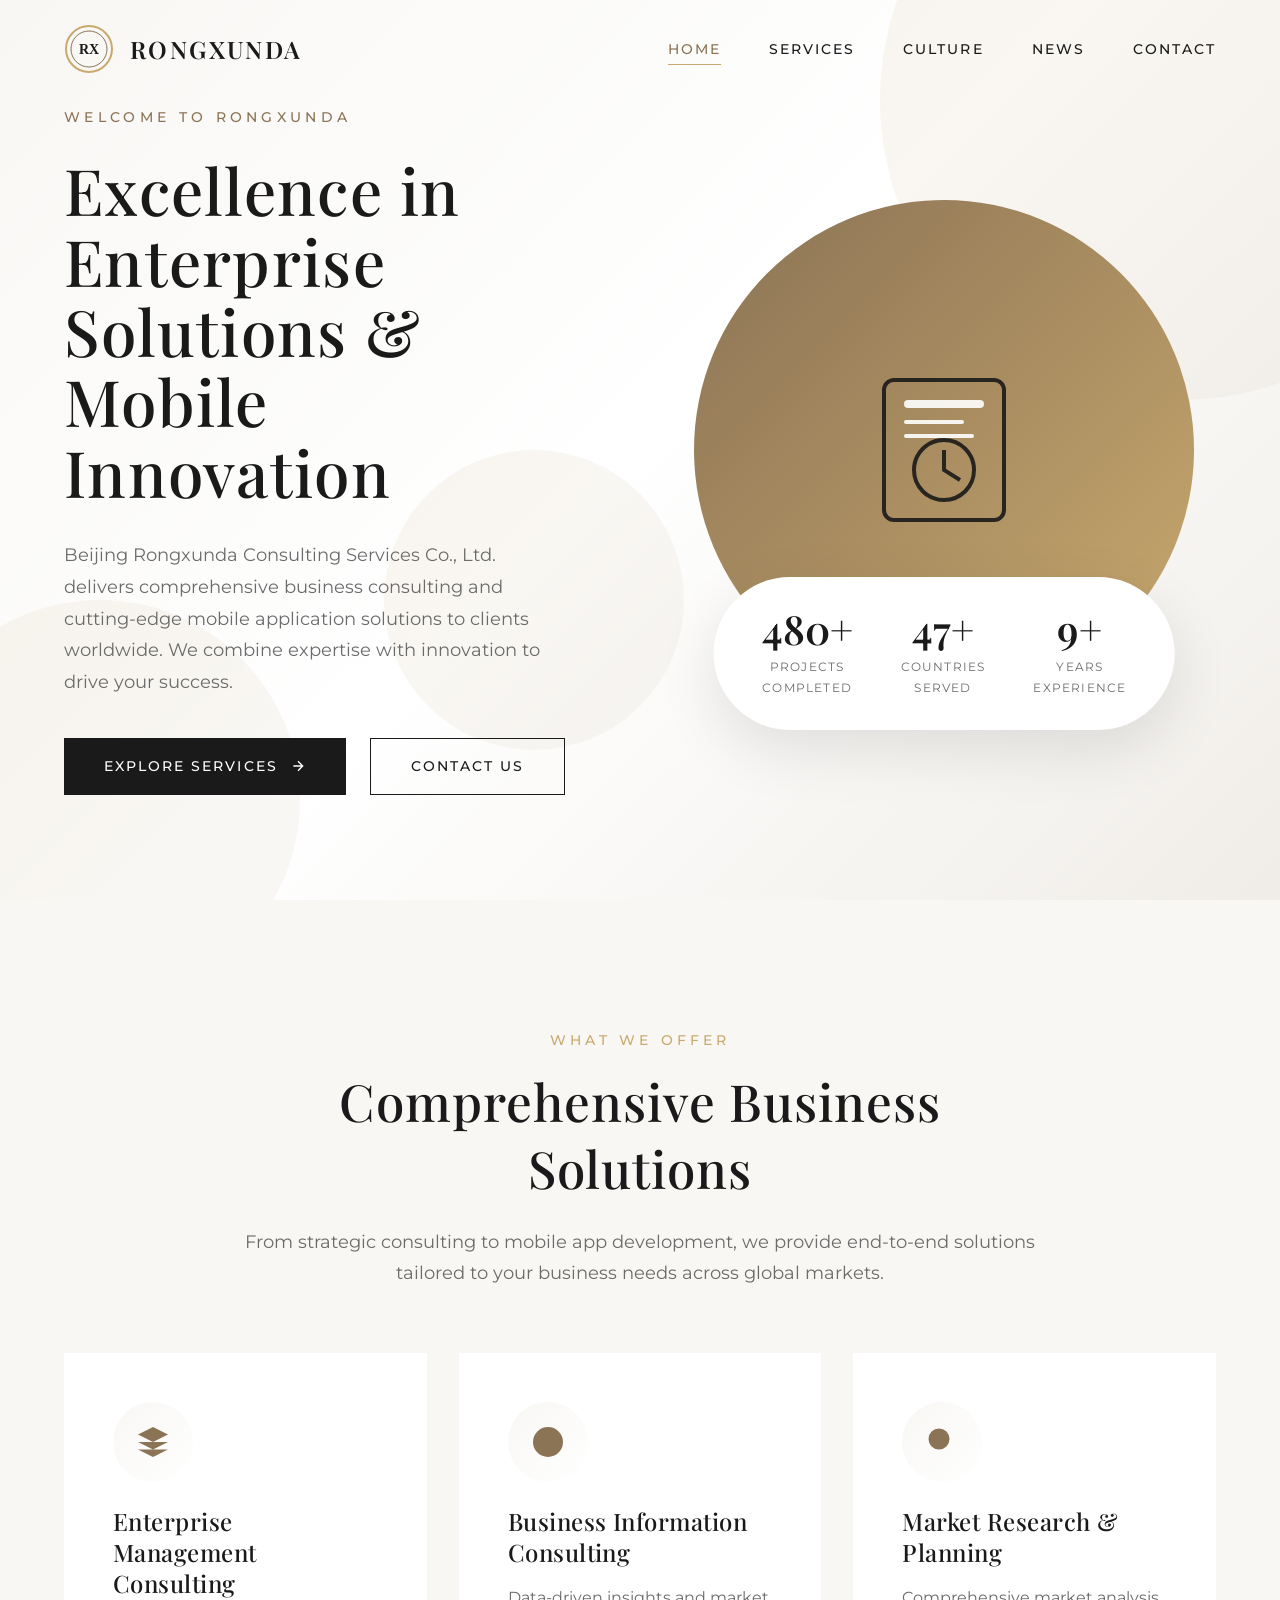
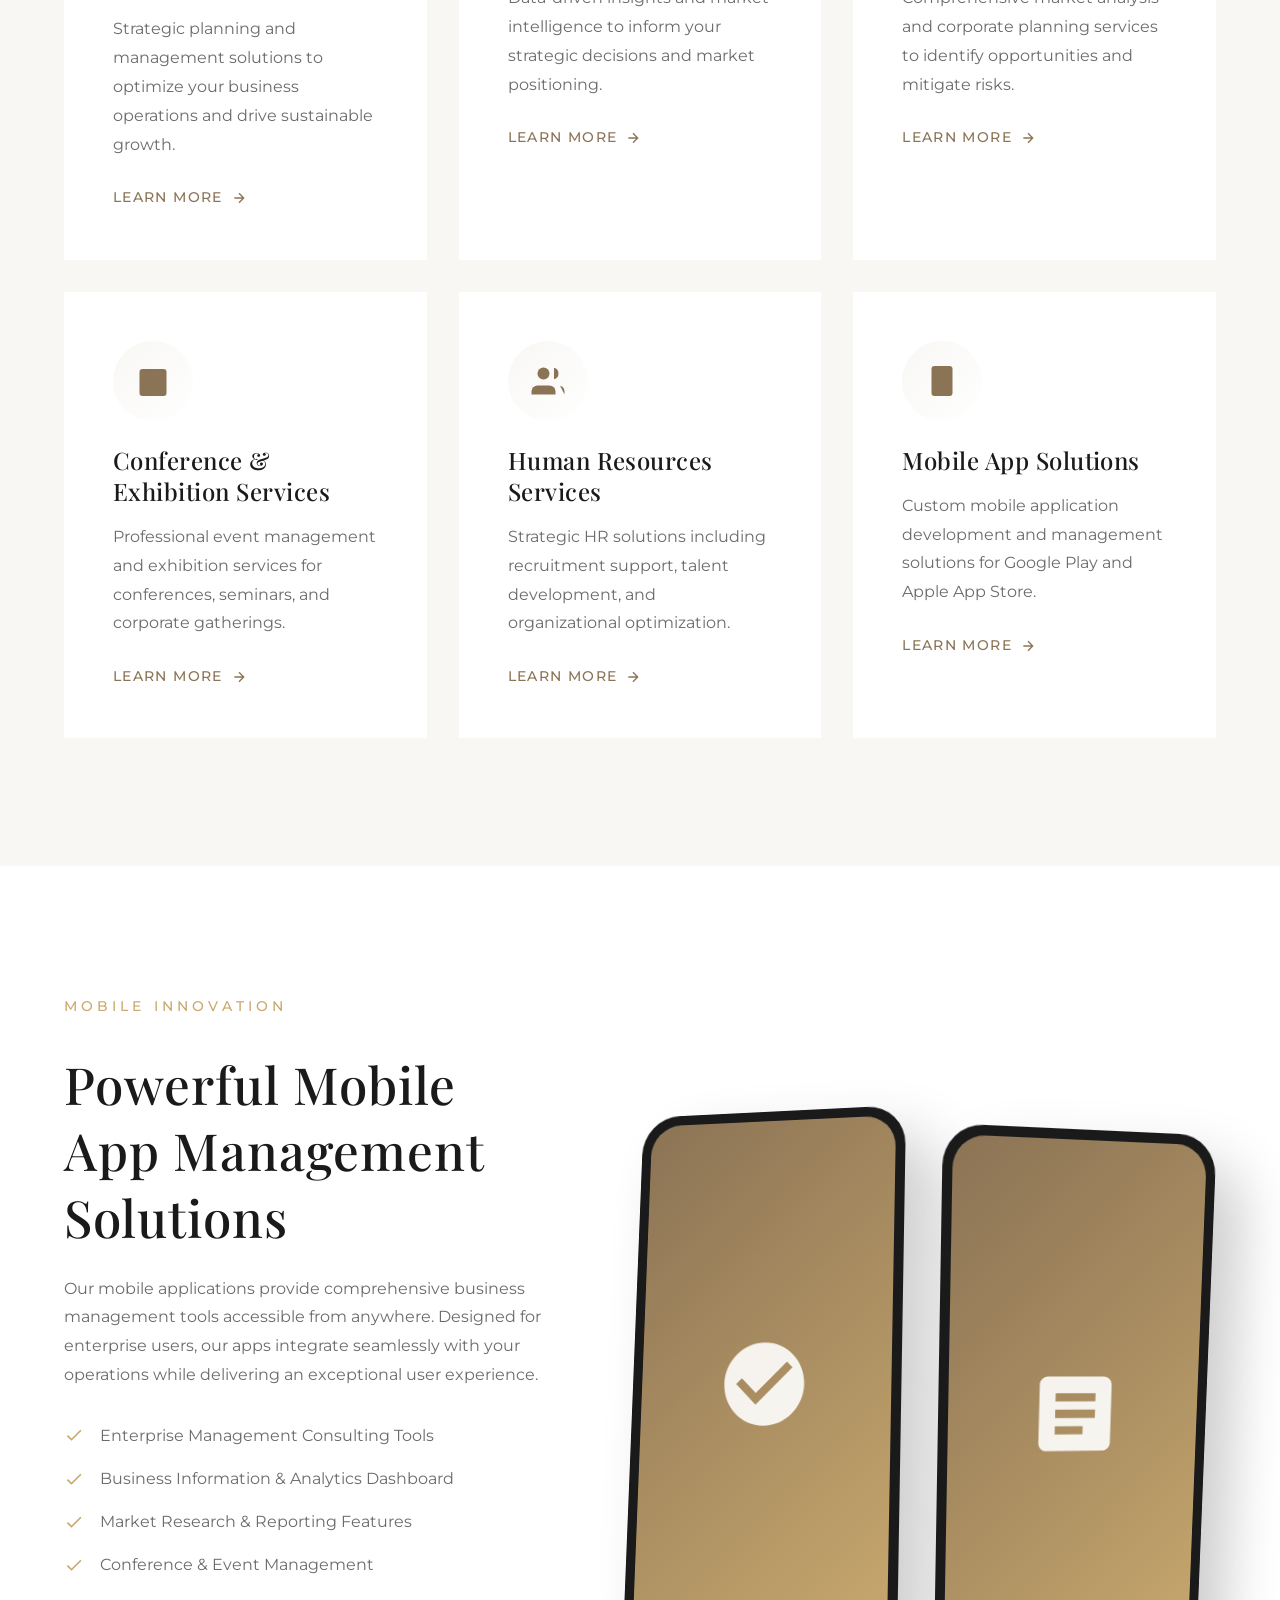
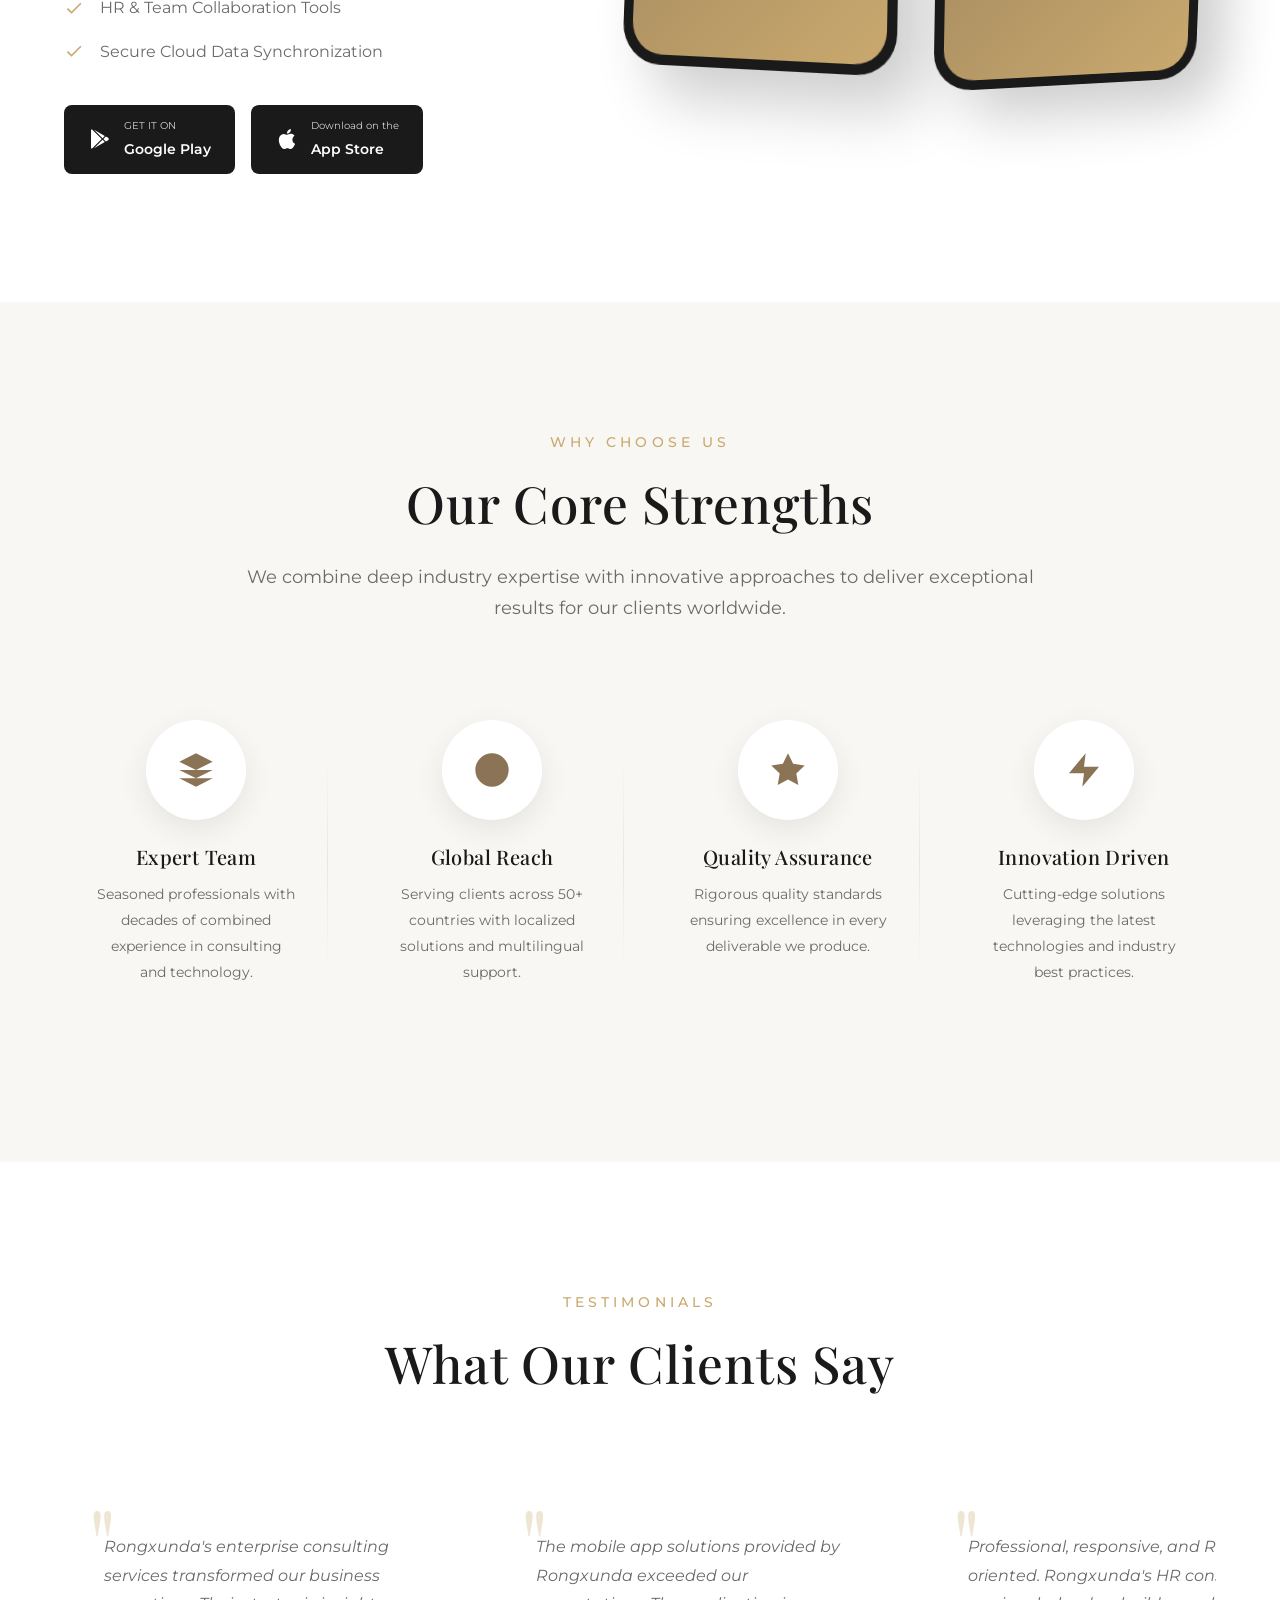
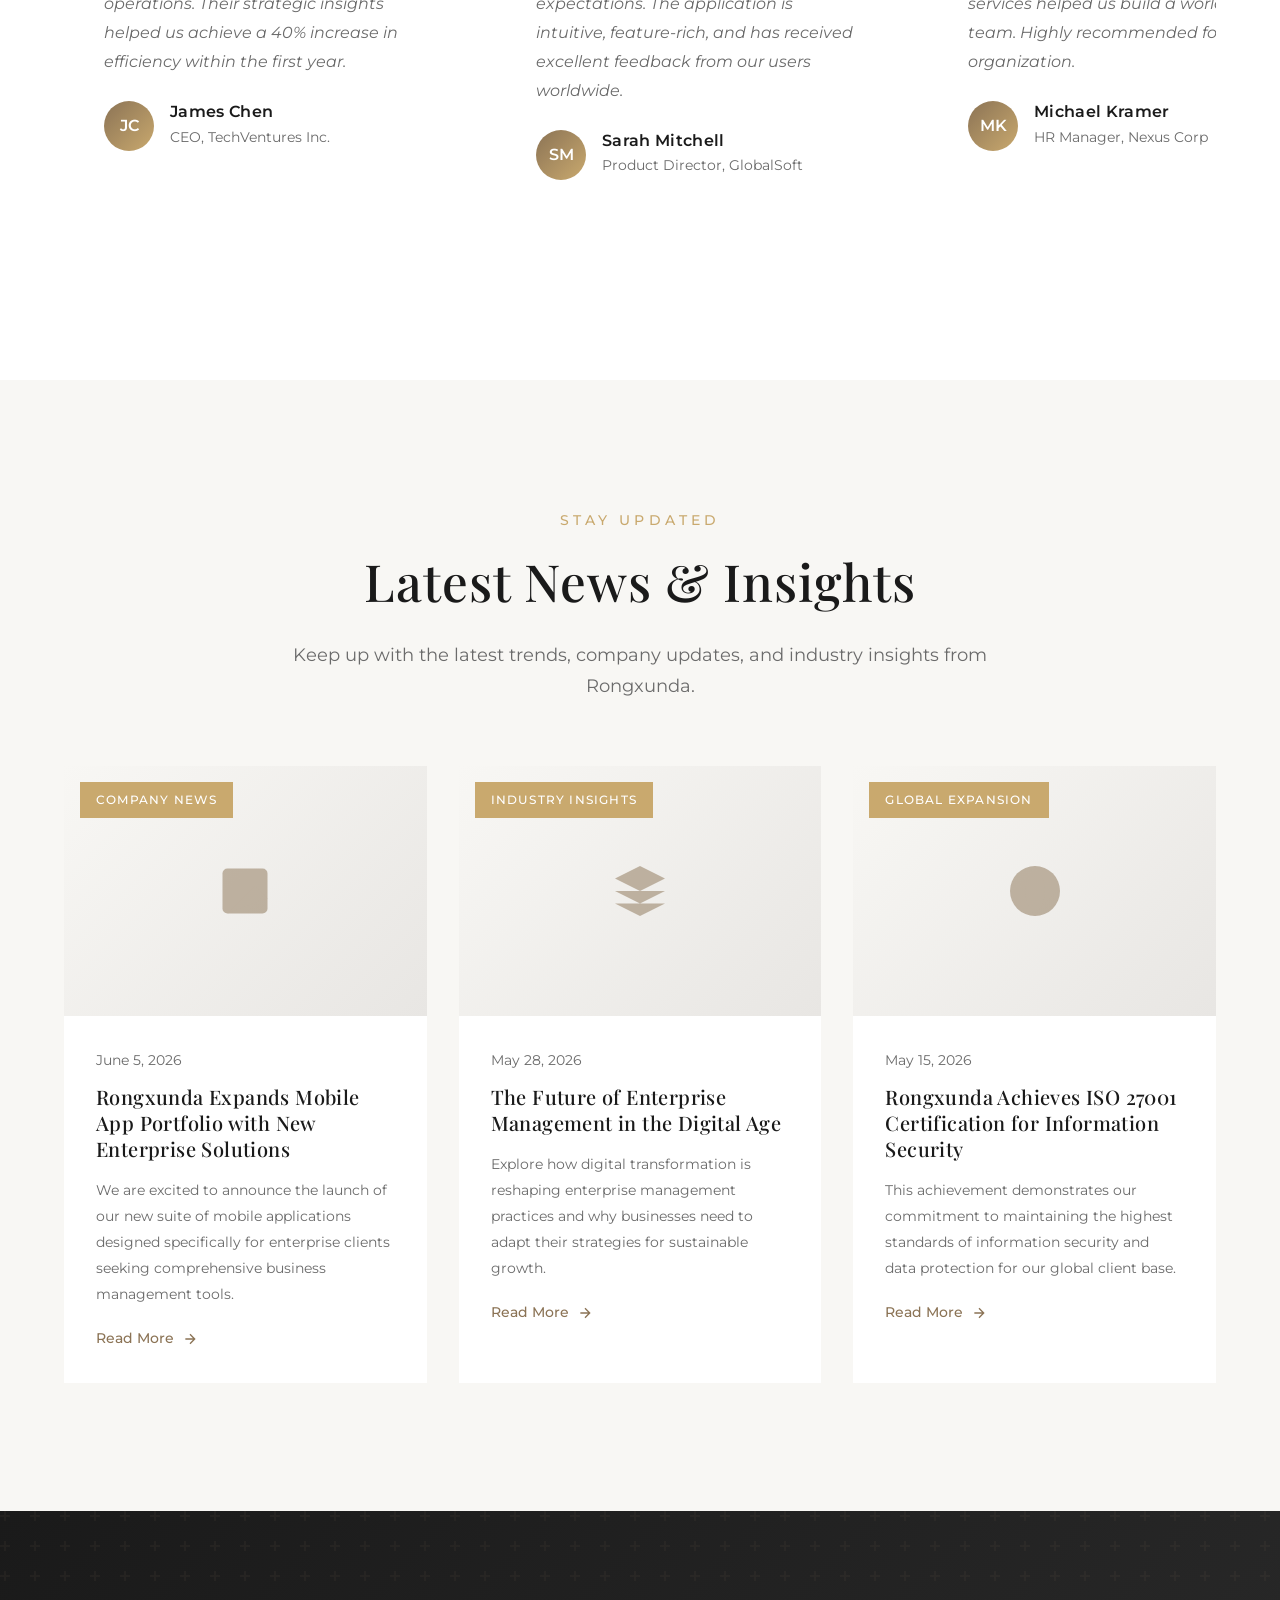
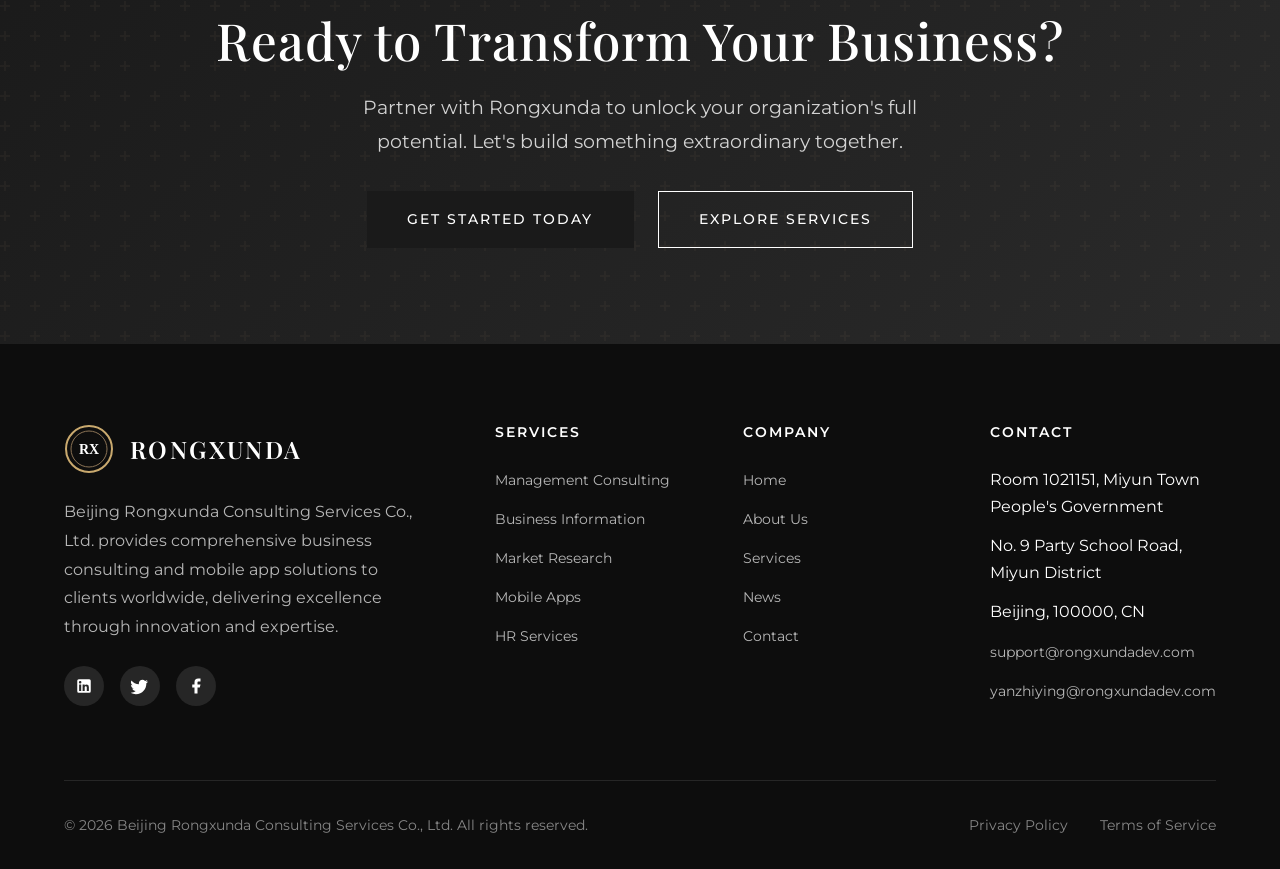
<file: index.html>
<!DOCTYPE html>
<html lang="en">
<head>
    <meta charset="UTF-8">
    <meta name="viewport" content="width=device-width, initial-scale=1.0">
    <meta http-equiv="X-UA-Compatible" content="IE=edge">
    
    <!-- SEO Meta Tags -->
    <title>Beijing Rongxunda Consulting Services Co., Ltd. | Enterprise Management & Mobile App Solutions</title>
    <meta name="description" content="Beijing Rongxunda Consulting Services Co., Ltd. provides professional enterprise management consulting, business information consulting, market research, and mobile app management solutions for global markets.">
    <meta name="keywords" content="enterprise management consulting, business consulting, market research, mobile app development, conference services, HR services, advertising design, Beijing consulting">
    <meta name="author" content="Beijing Rongxunda Consulting Services Co., Ltd.">
    <meta name="robots" content="index, follow">
    <link rel="canonical" href="https://rongxundadev.com/">
    
    <!-- Open Graph / Facebook -->
    <meta property="og:type" content="website">
    <meta property="og:url" content="https://rongxundadev.com/">
    <meta property="og:title" content="Beijing Rongxunda Consulting Services Co., Ltd.">
    <meta property="og:description" content="Professional enterprise management consulting and mobile app solutions for global markets.">
    <meta property="og:image" content="https://rongxundadev.com/images/og-image.png">
    <meta property="og:locale" content="en_US">
    
    <!-- Twitter -->
    <meta name="twitter:card" content="summary_large_image">
    <meta name="twitter:url" content="https://rongxundadev.com/">
    <meta name="twitter:title" content="Beijing Rongxunda Consulting Services Co., Ltd.">
    <meta name="twitter:description" content="Professional enterprise management consulting and mobile app solutions for global markets.">
    <meta name="twitter:image" content="https://rongxundadev.com/images/og-image.png">
    
    <!-- Favicon -->
    <link rel="icon" type="image/svg+xml" href="data:image/svg+xml,%3Csvg xmlns='http://www.w3.org/2000/svg' viewBox='0 0 100 100'%3E%3Ccircle cx='50' cy='50' r='45' fill='%238b7355'/%3E%3Ctext x='50' y='65' font-size='40' text-anchor='middle' fill='white' font-family='serif'%3ERX%3C/text%3E%3C/svg%3E">
    
    <!-- Google Fonts -->
    <link rel="preconnect" href="https://fonts.googleapis.com">
    <link rel="preconnect" href="https://fonts.gstatic.com" crossorigin>
    
    <!-- Stylesheet -->
    <link rel="stylesheet" href="css/styles.css">
    
    <!-- Structured Data -->
    <script type="application/ld+json">
    {
        "@context": "https://schema.org",
        "@type": "Organization",
        "name": "Beijing Rongxunda Consulting Services Co., Ltd.",
        "url": "https://rongxundadev.com",
        "logo": "https://rongxundadev.com/images/logo.svg",
        "description": "Professional enterprise management consulting and mobile app solutions provider",
        "address": {
            "@type": "PostalAddress",
            "streetAddress": "Room 1021151, Miyun Town People's Government, No. 9 Party School Road, Miyun District",
            "addressLocality": "Beijing",
            "postalCode": "100000",
            "addressCountry": "CN"
        },
        "contactPoint": {
            "@type": "ContactPoint",
            "email": "support@rongxundadev.com",
            "contactType": "customer service"
        },
        "sameAs": [
            "https://play.google.com/store/apps/dev?id=rongxundadev",
            "https://apps.apple.com/dev/rongxundadev"
        ]
    }
    </script>
</head>
<body>
    <!-- Header -->
    <header class="header">
        <div class="container">
            <div class="header-inner">
                <a href="index.html" class="logo">
                    <svg viewBox="0 0 50 50" xmlns="http://www.w3.org/2000/svg">
                        <circle cx="25" cy="25" r="23" fill="none" stroke="#c9a96e" stroke-width="2"/>
                        <circle cx="25" cy="25" r="18" fill="none" stroke="#8b7355" stroke-width="1"/>
                        <text x="25" y="30" font-size="14" text-anchor="middle" fill="#1a1a1a" font-family="serif" font-weight="600">RX</text>
                    </svg>
                    <span class="logo-text">Rongxunda</span>
                </a>
                
                <nav>
                    <ul class="nav-menu">
                        <li><a href="index.html" class="nav-link active">Home</a></li>
                        <li><a href="services.html" class="nav-link">Services</a></li>
                        <li><a href="culture.html" class="nav-link">Culture</a></li>
                        <li><a href="news.html" class="nav-link">News</a></li>
                        <li><a href="contact.html" class="nav-link">Contact</a></li>
                    </ul>
                </nav>
                
                <div class="menu-toggle">
                    <span></span>
                    <span></span>
                    <span></span>
                </div>
            </div>
        </div>
    </header>

    <!-- Hero Section -->
    <section class="hero">
        <div class="hero-bg-elements">
            <div class="circle circle-1"></div>
            <div class="circle circle-2"></div>
            <div class="circle circle-3"></div>
        </div>
        
        <div class="container">
            <div class="hero-content">
                <div class="hero-text">
                    <p class="hero-subtitle">Welcome to Rongxunda</p>
                    <h1 class="hero-title">Excellence in Enterprise Solutions & Mobile Innovation</h1>
                    <p class="hero-description">
                        Beijing Rongxunda Consulting Services Co., Ltd. delivers comprehensive business consulting and cutting-edge mobile application solutions to clients worldwide. We combine expertise with innovation to drive your success.
                    </p>
                    <div class="hero-buttons">
                        <a href="services.html" class="btn btn-primary">
                            Explore Services
                            <svg viewBox="0 0 24 24" fill="none" stroke="currentColor" stroke-width="2">
                                <path d="M5 12h14M12 5l7 7-7 7"/>
                            </svg>
                        </a>
                        <a href="contact.html" class="btn btn-secondary">Contact Us</a>
                    </div>
                </div>
                
                <div class="hero-image">
                    <div class="hero-image-wrapper">
                        <div class="hero-image-inner">
                            <svg viewBox="0 0 100 100" xmlns="http://www.w3.org/2000/svg">
                                <rect x="20" y="15" width="60" height="70" rx="5" fill="none" stroke="currentColor" stroke-width="2"/>
                                <rect x="30" y="25" width="40" height="4" rx="2"/>
                                <rect x="30" y="35" width="30" height="2" rx="1"/>
                                <rect x="30" y="42" width="35" height="2" rx="1"/>
                                <circle cx="50" cy="60" r="15" fill="none" stroke="currentColor" stroke-width="2"/>
                                <path d="M50 50 L50 60 L58 65" fill="none" stroke="currentColor" stroke-width="2"/>
                            </svg>
                        </div>
                    </div>
                    <div class="hero-stats">
                        <div class="stat-item">
                            <div class="stat-number" data-target="500">500+</div>
                            <div class="stat-label">Projects Completed</div>
                        </div>
                        <div class="stat-item">
                            <div class="stat-number" data-target="50">50+</div>
                            <div class="stat-label">Countries Served</div>
                        </div>
                        <div class="stat-item">
                            <div class="stat-number" data-target="10">10+</div>
                            <div class="stat-label">Years Experience</div>
                        </div>
                    </div>
                </div>
            </div>
        </div>
    </section>

    <!-- Services Overview Section -->
    <section class="section section-light">
        <div class="container">
            <div class="section-header fade-in">
                <p class="section-label">What We Offer</p>
                <h2 class="section-title">Comprehensive Business Solutions</h2>
                <p class="section-description">
                    From strategic consulting to mobile app development, we provide end-to-end solutions tailored to your business needs across global markets.
                </p>
            </div>
            
            <div class="services-grid">
                <article class="service-card fade-in stagger-item">
                    <div class="service-icon">
                        <svg viewBox="0 0 24 24" xmlns="http://www.w3.org/2000/svg">
                            <path d="M12 2L2 7l10 5 10-5-10-5zM2 17l10 5 10-5M2 12l10 5 10-5"/>
                        </svg>
                    </div>
                    <h3 class="service-title">Enterprise Management Consulting</h3>
                    <p class="service-description">
                        Strategic planning and management solutions to optimize your business operations and drive sustainable growth.
                    </p>
                    <a href="services.html#management" class="service-link">
                        Learn More
                        <svg viewBox="0 0 24 24" fill="none" stroke="currentColor" stroke-width="2">
                            <path d="M5 12h14M12 5l7 7-7 7"/>
                        </svg>
                    </a>
                </article>
                
                <article class="service-card fade-in stagger-item">
                    <div class="service-icon">
                        <svg viewBox="0 0 24 24" xmlns="http://www.w3.org/2000/svg">
                            <circle cx="12" cy="12" r="10"/>
                            <path d="M12 6v6l4 2"/>
                        </svg>
                    </div>
                    <h3 class="service-title">Business Information Consulting</h3>
                    <p class="service-description">
                        Data-driven insights and market intelligence to inform your strategic decisions and market positioning.
                    </p>
                    <a href="services.html#business" class="service-link">
                        Learn More
                        <svg viewBox="0 0 24 24" fill="none" stroke="currentColor" stroke-width="2">
                            <path d="M5 12h14M12 5l7 7-7 7"/>
                        </svg>
                    </a>
                </article>
                
                <article class="service-card fade-in stagger-item">
                    <div class="service-icon">
                        <svg viewBox="0 0 24 24" xmlns="http://www.w3.org/2000/svg">
                            <path d="M21 21l-6-6m2-5a7 7 0 11-14 0 7 7 0 0114 0z"/>
                        </svg>
                    </div>
                    <h3 class="service-title">Market Research & Planning</h3>
                    <p class="service-description">
                        Comprehensive market analysis and corporate planning services to identify opportunities and mitigate risks.
                    </p>
                    <a href="services.html#market" class="service-link">
                        Learn More
                        <svg viewBox="0 0 24 24" fill="none" stroke="currentColor" stroke-width="2">
                            <path d="M5 12h14M12 5l7 7-7 7"/>
                        </svg>
                    </a>
                </article>
                
                <article class="service-card fade-in stagger-item">
                    <div class="service-icon">
                        <svg viewBox="0 0 24 24" xmlns="http://www.w3.org/2000/svg">
                            <rect x="3" y="4" width="18" height="18" rx="2"/>
                            <path d="M16 2v4M8 2v4M3 10h18"/>
                        </svg>
                    </div>
                    <h3 class="service-title">Conference & Exhibition Services</h3>
                    <p class="service-description">
                        Professional event management and exhibition services for conferences, seminars, and corporate gatherings.
                    </p>
                    <a href="services.html#conference" class="service-link">
                        Learn More
                        <svg viewBox="0 0 24 24" fill="none" stroke="currentColor" stroke-width="2">
                            <path d="M5 12h14M12 5l7 7-7 7"/>
                        </svg>
                    </a>
                </article>
                
                <article class="service-card fade-in stagger-item">
                    <div class="service-icon">
                        <svg viewBox="0 0 24 24" xmlns="http://www.w3.org/2000/svg">
                            <path d="M17 21v-2a4 4 0 00-4-4H5a4 4 0 00-4 4v2"/>
                            <circle cx="9" cy="7" r="4"/>
                            <path d="M23 21v-2a4 4 0 00-3-3.87M16 3.13a4 4 0 010 7.75"/>
                        </svg>
                    </div>
                    <h3 class="service-title">Human Resources Services</h3>
                    <p class="service-description">
                        Strategic HR solutions including recruitment support, talent development, and organizational optimization.
                    </p>
                    <a href="services.html#hr" class="service-link">
                        Learn More
                        <svg viewBox="0 0 24 24" fill="none" stroke="currentColor" stroke-width="2">
                            <path d="M5 12h14M12 5l7 7-7 7"/>
                        </svg>
                    </a>
                </article>
                
                <article class="service-card fade-in stagger-item">
                    <div class="service-icon">
                        <svg viewBox="0 0 24 24" xmlns="http://www.w3.org/2000/svg">
                            <rect x="5" y="2" width="14" height="20" rx="2"/>
                            <path d="M12 18h.01"/>
                        </svg>
                    </div>
                    <h3 class="service-title">Mobile App Solutions</h3>
                    <p class="service-description">
                        Custom mobile application development and management solutions for Google Play and Apple App Store.
                    </p>
                    <a href="services.html#mobile" class="service-link">
                        Learn More
                        <svg viewBox="0 0 24 24" fill="none" stroke="currentColor" stroke-width="2">
                            <path d="M5 12h14M12 5l7 7-7 7"/>
                        </svg>
                    </a>
                </article>
            </div>
        </div>
    </section>

    <!-- Mobile App Showcase Section -->
    <section class="section">
        <div class="container">
            <div class="app-showcase">
                <div class="app-content fade-in slide-in-left">
                    <p class="section-label">Mobile Innovation</p>
                    <h2>Powerful Mobile App Management Solutions</h2>
                    <p>
                        Our mobile applications provide comprehensive business management tools accessible from anywhere. Designed for enterprise users, our apps integrate seamlessly with your operations while delivering an exceptional user experience.
                    </p>
                    <ul class="app-features">
                        <li>
                            <svg viewBox="0 0 24 24" fill="currentColor"><path d="M9 16.17L4.83 12l-1.42 1.41L9 19 21 7l-1.41-1.41z"/></svg>
                            Enterprise Management Consulting Tools
                        </li>
                        <li>
                            <svg viewBox="0 0 24 24" fill="currentColor"><path d="M9 16.17L4.83 12l-1.42 1.41L9 19 21 7l-1.41-1.41z"/></svg>
                            Business Information & Analytics Dashboard
                        </li>
                        <li>
                            <svg viewBox="0 0 24 24" fill="currentColor"><path d="M9 16.17L4.83 12l-1.42 1.41L9 19 21 7l-1.41-1.41z"/></svg>
                            Market Research & Reporting Features
                        </li>
                        <li>
                            <svg viewBox="0 0 24 24" fill="currentColor"><path d="M9 16.17L4.83 12l-1.42 1.41L9 19 21 7l-1.41-1.41z"/></svg>
                            Conference & Event Management
                        </li>
                        <li>
                            <svg viewBox="0 0 24 24" fill="currentColor"><path d="M9 16.17L4.83 12l-1.42 1.41L9 19 21 7l-1.41-1.41z"/></svg>
                            HR & Team Collaboration Tools
                        </li>
                        <li>
                            <svg viewBox="0 0 24 24" fill="currentColor"><path d="M9 16.17L4.83 12l-1.42 1.41L9 19 21 7l-1.41-1.41z"/></svg>
                            Secure Cloud Data Synchronization
                        </li>
                    </ul>
                    <div class="app-badges">
                        <a href="https://play.google.com/store" target="_blank" rel="noopener" class="store-badge">
                            <svg viewBox="0 0 24 24">
                                <path d="M3,20.5V3.5C3,2.91 3.34,2.39 3.84,2.15L13.69,12L3.84,21.85C3.34,21.6 3,21.09 3,20.5M16.81,15.12L6.05,21.34L14.54,12.85L16.81,15.12M20.16,10.81C20.5,11.08 20.75,11.5 20.75,12C20.75,12.5 20.53,12.9 20.18,13.18L17.89,14.5L15.39,12L17.89,9.5L20.16,10.81M6.05,2.66L16.81,8.88L14.54,11.15L6.05,2.66Z"/>
                            </svg>
                            <div class="store-badge-text">
                                <span>GET IT ON</span>
                                <strong>Google Play</strong>
                            </div>
                        </a>
                        <a href="https://www.apple.com/app-store/" target="_blank" rel="noopener" class="store-badge">
                            <svg viewBox="0 0 24 24">
                                <path d="M18.71,19.5C17.88,20.74 17,21.95 15.66,21.97C14.32,22 13.89,21.18 12.37,21.18C10.84,21.18 10.37,21.95 9.1,22C7.79,22.05 6.8,20.68 5.96,19.47C4.25,17 2.94,12.45 4.7,9.39C5.57,7.87 7.13,6.91 8.82,6.88C10.1,6.86 11.32,7.75 12.11,7.75C12.89,7.75 14.37,6.68 15.92,6.84C16.57,6.87 18.39,7.1 19.56,8.82C19.47,8.88 17.39,10.1 17.41,12.63C17.44,15.65 20.06,16.66 20.09,16.67C20.06,16.74 19.67,18.11 18.71,19.5M13,3.5C13.73,2.67 14.94,2.04 15.94,2C16.07,3.17 15.6,4.35 14.9,5.19C14.21,6.04 13.07,6.7 11.95,6.61C11.8,5.46 12.36,4.26 13,3.5Z"/>
                            </svg>
                            <div class="store-badge-text">
                                <span>Download on the</span>
                                <strong>App Store</strong>
                            </div>
                        </a>
                    </div>
                </div>
                
                <div class="app-screenshots fade-in slide-in-right">
                    <div class="app-phone">
                        <div class="app-phone-screen">
                            <svg viewBox="0 0 24 24" xmlns="http://www.w3.org/2000/svg">
                                <path d="M12 2C6.48 2 2 6.48 2 12s4.48 10 10 10 10-4.48 10-10S17.52 2 12 2zm-2 15l-5-5 1.41-1.41L10 14.17l7.59-7.59L19 8l-9 9z"/>
                            </svg>
                        </div>
                    </div>
                    <div class="app-phone">
                        <div class="app-phone-screen">
                            <svg viewBox="0 0 24 24" xmlns="http://www.w3.org/2000/svg">
                                <path d="M19 3H5c-1.1 0-2 .9-2 2v14c0 1.1.9 2 2 2h14c1.1 0 2-.9 2-2V5c0-1.1-.9-2-2-2zm-5 14H7v-2h7v2zm3-4H7v-2h10v2zm0-4H7V7h10v2z"/>
                            </svg>
                        </div>
                    </div>
                </div>
            </div>
        </div>
    </section>

    <!-- Features Section -->
    <section class="section section-light">
        <div class="container">
            <div class="section-header fade-in">
                <p class="section-label">Why Choose Us</p>
                <h2 class="section-title">Our Core Strengths</h2>
                <p class="section-description">
                    We combine deep industry expertise with innovative approaches to deliver exceptional results for our clients worldwide.
                </p>
            </div>
            
            <div class="features-grid">
                <div class="feature-item fade-in stagger-item">
                    <div class="feature-icon">
                        <svg viewBox="0 0 24 24" xmlns="http://www.w3.org/2000/svg">
                            <path d="M12 2L2 7l10 5 10-5-10-5zM2 17l10 5 10-5M2 12l10 5 10-5"/>
                        </svg>
                    </div>
                    <h3 class="feature-title">Expert Team</h3>
                    <p class="feature-text">Seasoned professionals with decades of combined experience in consulting and technology.</p>
                </div>
                
                <div class="feature-item fade-in stagger-item">
                    <div class="feature-icon">
                        <svg viewBox="0 0 24 24" xmlns="http://www.w3.org/2000/svg">
                            <circle cx="12" cy="12" r="10"/>
                            <path d="M2 12h20M12 2a15.3 15.3 0 014 10 15.3 15.3 0 01-4 10 15.3 15.3 0 01-4-10 15.3 15.3 0 014-10z"/>
                        </svg>
                    </div>
                    <h3 class="feature-title">Global Reach</h3>
                    <p class="feature-text">Serving clients across 50+ countries with localized solutions and multilingual support.</p>
                </div>
                
                <div class="feature-item fade-in stagger-item">
                    <div class="feature-icon">
                        <svg viewBox="0 0 24 24" xmlns="http://www.w3.org/2000/svg">
                            <path d="M12 2l3.09 6.26L22 9.27l-5 4.87 1.18 6.88L12 17.77l-6.18 3.25L7 14.14 2 9.27l6.91-1.01L12 2z"/>
                        </svg>
                    </div>
                    <h3 class="feature-title">Quality Assurance</h3>
                    <p class="feature-text">Rigorous quality standards ensuring excellence in every deliverable we produce.</p>
                </div>
                
                <div class="feature-item fade-in stagger-item">
                    <div class="feature-icon">
                        <svg viewBox="0 0 24 24" xmlns="http://www.w3.org/2000/svg">
                            <path d="M13 2L3 14h9l-1 8 10-12h-9l1-8z"/>
                        </svg>
                    </div>
                    <h3 class="feature-title">Innovation Driven</h3>
                    <p class="feature-text">Cutting-edge solutions leveraging the latest technologies and industry best practices.</p>
                </div>
            </div>
        </div>
    </section>

    <!-- Testimonials Section -->
    <section class="section">
        <div class="container">
            <div class="section-header fade-in">
                <p class="section-label">Testimonials</p>
                <h2 class="section-title">What Our Clients Say</h2>
            </div>
            
            <div class="testimonials-slider">
                <div class="testimonials-track">
                    <div class="testimonial-card">
                        <p class="testimonial-text">Rongxunda's enterprise consulting services transformed our business operations. Their strategic insights helped us achieve a 40% increase in efficiency within the first year.</p>
                        <div class="testimonial-author">
                            <div class="testimonial-avatar">JC</div>
                            <div class="testimonial-info">
                                <h4>James Chen</h4>
                                <span>CEO, TechVentures Inc.</span>
                            </div>
                        </div>
                    </div>
                    
                    <div class="testimonial-card">
                        <p class="testimonial-text">The mobile app solutions provided by Rongxunda exceeded our expectations. The application is intuitive, feature-rich, and has received excellent feedback from our users worldwide.</p>
                        <div class="testimonial-author">
                            <div class="testimonial-avatar">SM</div>
                            <div class="testimonial-info">
                                <h4>Sarah Mitchell</h4>
                                <span>Product Director, GlobalSoft</span>
                            </div>
                        </div>
                    </div>
                    
                    <div class="testimonial-card">
                        <p class="testimonial-text">Professional, responsive, and Results-oriented. Rongxunda's HR consulting services helped us build a world-class team. Highly recommended for any organization.</p>
                        <div class="testimonial-author">
                            <div class="testimonial-avatar">MK</div>
                            <div class="testimonial-info">
                                <h4>Michael Kramer</h4>
                                <span>HR Manager, Nexus Corp</span>
                            </div>
                        </div>
                    </div>
                    
                    <div class="testimonial-card">
                        <p class="testimonial-text">Their market research expertise is unmatched. The comprehensive analysis provided by Rongxunda gave us the confidence to expand into new international markets successfully.</p>
                        <div class="testimonial-author">
                            <div class="testimonial-avatar">LP</div>
                            <div class="testimonial-info">
                                <h4>Lisa Park</h4>
                                <span>Marketing VP, InnovateCo</span>
                            </div>
                        </div>
                    </div>
                    
                    <!-- Duplicate for seamless loop -->
                    <div class="testimonial-card">
                        <p class="testimonial-text">Rongxunda's enterprise consulting services transformed our business operations. Their strategic insights helped us achieve a 40% increase in efficiency within the first year.</p>
                        <div class="testimonial-author">
                            <div class="testimonial-avatar">JC</div>
                            <div class="testimonial-info">
                                <h4>James Chen</h4>
                                <span>CEO, TechVentures Inc.</span>
                            </div>
                        </div>
                    </div>
                    
                    <div class="testimonial-card">
                        <p class="testimonial-text">The mobile app solutions provided by Rongxunda exceeded our expectations. The application is intuitive, feature-rich, and has received excellent feedback from our users worldwide.</p>
                        <div class="testimonial-author">
                            <div class="testimonial-avatar">SM</div>
                            <div class="testimonial-info">
                                <h4>Sarah Mitchell</h4>
                                <span>Product Director, GlobalSoft</span>
                            </div>
                        </div>
                    </div>
                </div>
            </div>
        </div>
    </section>

    <!-- Latest News Section -->
    <section class="section section-light">
        <div class="container">
            <div class="section-header fade-in">
                <p class="section-label">Stay Updated</p>
                <h2 class="section-title">Latest News & Insights</h2>
                <p class="section-description">
                    Keep up with the latest trends, company updates, and industry insights from Rongxunda.
                </p>
            </div>
            
            <div class="news-grid">
                <article class="news-card fade-in stagger-item">
                    <div class="news-image">
                        <div class="news-image-placeholder">
                            <svg viewBox="0 0 24 24" xmlns="http://www.w3.org/2000/svg">
                                <rect x="3" y="3" width="18" height="18" rx="2"/>
                                <circle cx="8.5" cy="8.5" r="1.5"/>
                                <path d="M21 15l-5-5L5 21"/>
                            </svg>
                        </div>
                        <span class="news-category">Company News</span>
                    </div>
                    <div class="news-content">
                        <p class="news-date">June 5, 2026</p>
                        <h3 class="news-title">Rongxunda Expands Mobile App Portfolio with New Enterprise Solutions</h3>
                        <p class="news-excerpt">We are excited to announce the launch of our new suite of mobile applications designed specifically for enterprise clients seeking comprehensive business management tools.</p>
                        <a href="news.html" class="news-link">
                            Read More
                            <svg viewBox="0 0 24 24" fill="none" stroke="currentColor" stroke-width="2">
                                <path d="M5 12h14M12 5l7 7-7 7"/>
                            </svg>
                        </a>
                    </div>
                </article>
                
                <article class="news-card fade-in stagger-item">
                    <div class="news-image">
                        <div class="news-image-placeholder">
                            <svg viewBox="0 0 24 24" xmlns="http://www.w3.org/2000/svg">
                                <path d="M12 2L2 7l10 5 10-5-10-5zM2 17l10 5 10-5M2 12l10 5 10-5"/>
                            </svg>
                        </div>
                        <span class="news-category">Industry Insights</span>
                    </div>
                    <div class="news-content">
                        <p class="news-date">May 28, 2026</p>
                        <h3 class="news-title">The Future of Enterprise Management in the Digital Age</h3>
                        <p class="news-excerpt">Explore how digital transformation is reshaping enterprise management practices and why businesses need to adapt their strategies for sustainable growth.</p>
                        <a href="news.html" class="news-link">
                            Read More
                            <svg viewBox="0 0 24 24" fill="none" stroke="currentColor" stroke-width="2">
                                <path d="M5 12h14M12 5l7 7-7 7"/>
                            </svg>
                        </a>
                    </div>
                </article>
                
                <article class="news-card fade-in stagger-item">
                    <div class="news-image">
                        <div class="news-image-placeholder">
                            <svg viewBox="0 0 24 24" xmlns="http://www.w3.org/2000/svg">
                                <circle cx="12" cy="12" r="10"/>
                                <path d="M2 12h20M12 2a15.3 15.3 0 014 10 15.3 15.3 0 01-4 10 15.3 15.3 0 01-4-10 15.3 15.3 0 014-10z"/>
                            </svg>
                        </div>
                        <span class="news-category">Global Expansion</span>
                    </div>
                    <div class="news-content">
                        <p class="news-date">May 15, 2026</p>
                        <h3 class="news-title">Rongxunda Achieves ISO 27001 Certification for Information Security</h3>
                        <p class="news-excerpt">This achievement demonstrates our commitment to maintaining the highest standards of information security and data protection for our global client base.</p>
                        <a href="news.html" class="news-link">
                            Read More
                            <svg viewBox="0 0 24 24" fill="none" stroke="currentColor" stroke-width="2">
                                <path d="M5 12h14M12 5l7 7-7 7"/>
                            </svg>
                        </a>
                    </div>
                </article>
            </div>
        </div>
    </section>

    <!-- CTA Section -->
    <section class="cta-section">
        <div class="container">
            <div class="cta-content fade-in">
                <h2 class="cta-title">Ready to Transform Your Business?</h2>
                <p class="cta-description">
                    Partner with Rongxunda to unlock your organization's full potential. Let's build something extraordinary together.
                </p>
                <div class="cta-buttons">
                    <a href="contact.html" class="btn btn-primary">Get Started Today</a>
                    <a href="services.html" class="btn btn-secondary" style="border-color: white; color: white;">Explore Services</a>
                </div>
            </div>
        </div>
    </section>

    <!-- Footer -->
    <footer class="footer">
        <div class="container">
            <div class="footer-grid">
                <div class="footer-about">
                    <a href="index.html" class="logo">
                        <svg viewBox="0 0 50 50" xmlns="http://www.w3.org/2000/svg">
                            <circle cx="25" cy="25" r="23" fill="none" stroke="#c9a96e" stroke-width="2"/>
                            <circle cx="25" cy="25" r="18" fill="none" stroke="#8b7355" stroke-width="1"/>
                            <text x="25" y="30" font-size="14" text-anchor="middle" fill="white" font-family="serif" font-weight="600">RX</text>
                        </svg>
                        <span class="logo-text">Rongxunda</span>
                    </a>
                    <p>Beijing Rongxunda Consulting Services Co., Ltd. provides comprehensive business consulting and mobile app solutions to clients worldwide, delivering excellence through innovation and expertise.</p>
                    <div class="footer-social">
                        <a href="#" aria-label="LinkedIn">
                            <svg viewBox="0 0 24 24">
                                <path d="M19 3a2 2 0 012 2v14a2 2 0 01-2 2H5a2 2 0 01-2-2V5a2 2 0 012-2h14m-.5 15.5v-5.3a3.26 3.26 0 00-3.26-3.26c-.85 0-1.84.52-2.32 1.3v-1.11h-2.79v8.37h2.79v-4.93c0-.77.62-1.4 1.39-1.4a1.4 1.4 0 011.4 1.4v4.93h2.79M6.88 8.56a1.68 1.68 0 001.68-1.68c0-.93-.75-1.69-1.68-1.69a1.69 1.69 0 00-1.69 1.69c0 .93.76 1.68 1.69 1.68m1.39 9.94v-8.37H5.5v8.37h2.77z"/>
                            </svg>
                        </a>
                        <a href="#" aria-label="Twitter">
                            <svg viewBox="0 0 24 24">
                                <path d="M22.46 6c-.85.38-1.78.64-2.75.76 1-.6 1.76-1.55 2.12-2.68-.93.55-1.96.95-3.06 1.17-.88-.94-2.13-1.53-3.51-1.53-2.66 0-4.81 2.16-4.81 4.81 0 .38.04.75.13 1.1-4-.2-7.58-2.11-9.96-5.02-.42.72-.66 1.56-.66 2.46 0 1.68.85 3.16 2.14 4.02-.79-.02-1.53-.24-2.18-.6v.06c0 2.35 1.67 4.31 3.88 4.76-.4.1-.83.16-1.27.16-.31 0-.62-.03-.92-.08.63 1.96 2.45 3.39 4.61 3.43-1.69 1.32-3.83 2.1-6.15 2.1-.4 0-.8-.02-1.19-.07 2.19 1.4 4.78 2.22 7.57 2.22 9.07 0 14.02-7.52 14.02-14.02 0-.21 0-.42-.01-.63.96-.69 1.79-1.56 2.45-2.55-.88.39-1.83.65-2.82.77z"/>
                            </svg>
                        </a>
                        <a href="#" aria-label="Facebook">
                            <svg viewBox="0 0 24 24">
                                <path d="M18 2h-3a5 5 0 00-5 5v3H7v4h3v8h4v-8h3l1-4h-4V7a1 1 0 011-1h3z"/>
                            </svg>
                        </a>
                    </div>
                </div>
                
                <div class="footer-column">
                    <h4>Services</h4>
                    <ul class="footer-links">
                        <li><a href="services.html#management">Management Consulting</a></li>
                        <li><a href="services.html#business">Business Information</a></li>
                        <li><a href="services.html#market">Market Research</a></li>
                        <li><a href="services.html#mobile">Mobile Apps</a></li>
                        <li><a href="services.html#hr">HR Services</a></li>
                    </ul>
                </div>
                
                <div class="footer-column">
                    <h4>Company</h4>
                    <ul class="footer-links">
                        <li><a href="index.html">Home</a></li>
                        <li><a href="culture.html">About Us</a></li>
                        <li><a href="services.html">Services</a></li>
                        <li><a href="news.html">News</a></li>
                        <li><a href="contact.html">Contact</a></li>
                    </ul>
                </div>
                
                <div class="footer-column">
                    <h4>Contact</h4>
                    <ul class="footer-links">
                        <li>Room 1021151, Miyun Town People's Government</li>
                        <li>No. 9 Party School Road, Miyun District</li>
                        <li>Beijing, 100000, CN</li>
                        <li><a href="mailto:support@rongxundadev.com">support@rongxundadev.com</a></li>
                        <li><a href="mailto:yanzhiying@rongxundadev.com">yanzhiying@rongxundadev.com</a></li>
                    </ul>
                </div>
            </div>
            
            <div class="footer-bottom">
                <p>&copy; 2026 Beijing Rongxunda Consulting Services Co., Ltd. All rights reserved.</p>
                <div class="footer-legal">
                    <a href="privacy-policy.html">Privacy Policy</a>
                    <a href="terms-of-service.html">Terms of Service</a>
                </div>
            </div>
        </div>
    </footer>

    <!-- JavaScript -->
    <script src="js/main.js"></script>
</body>
</html>
</file>
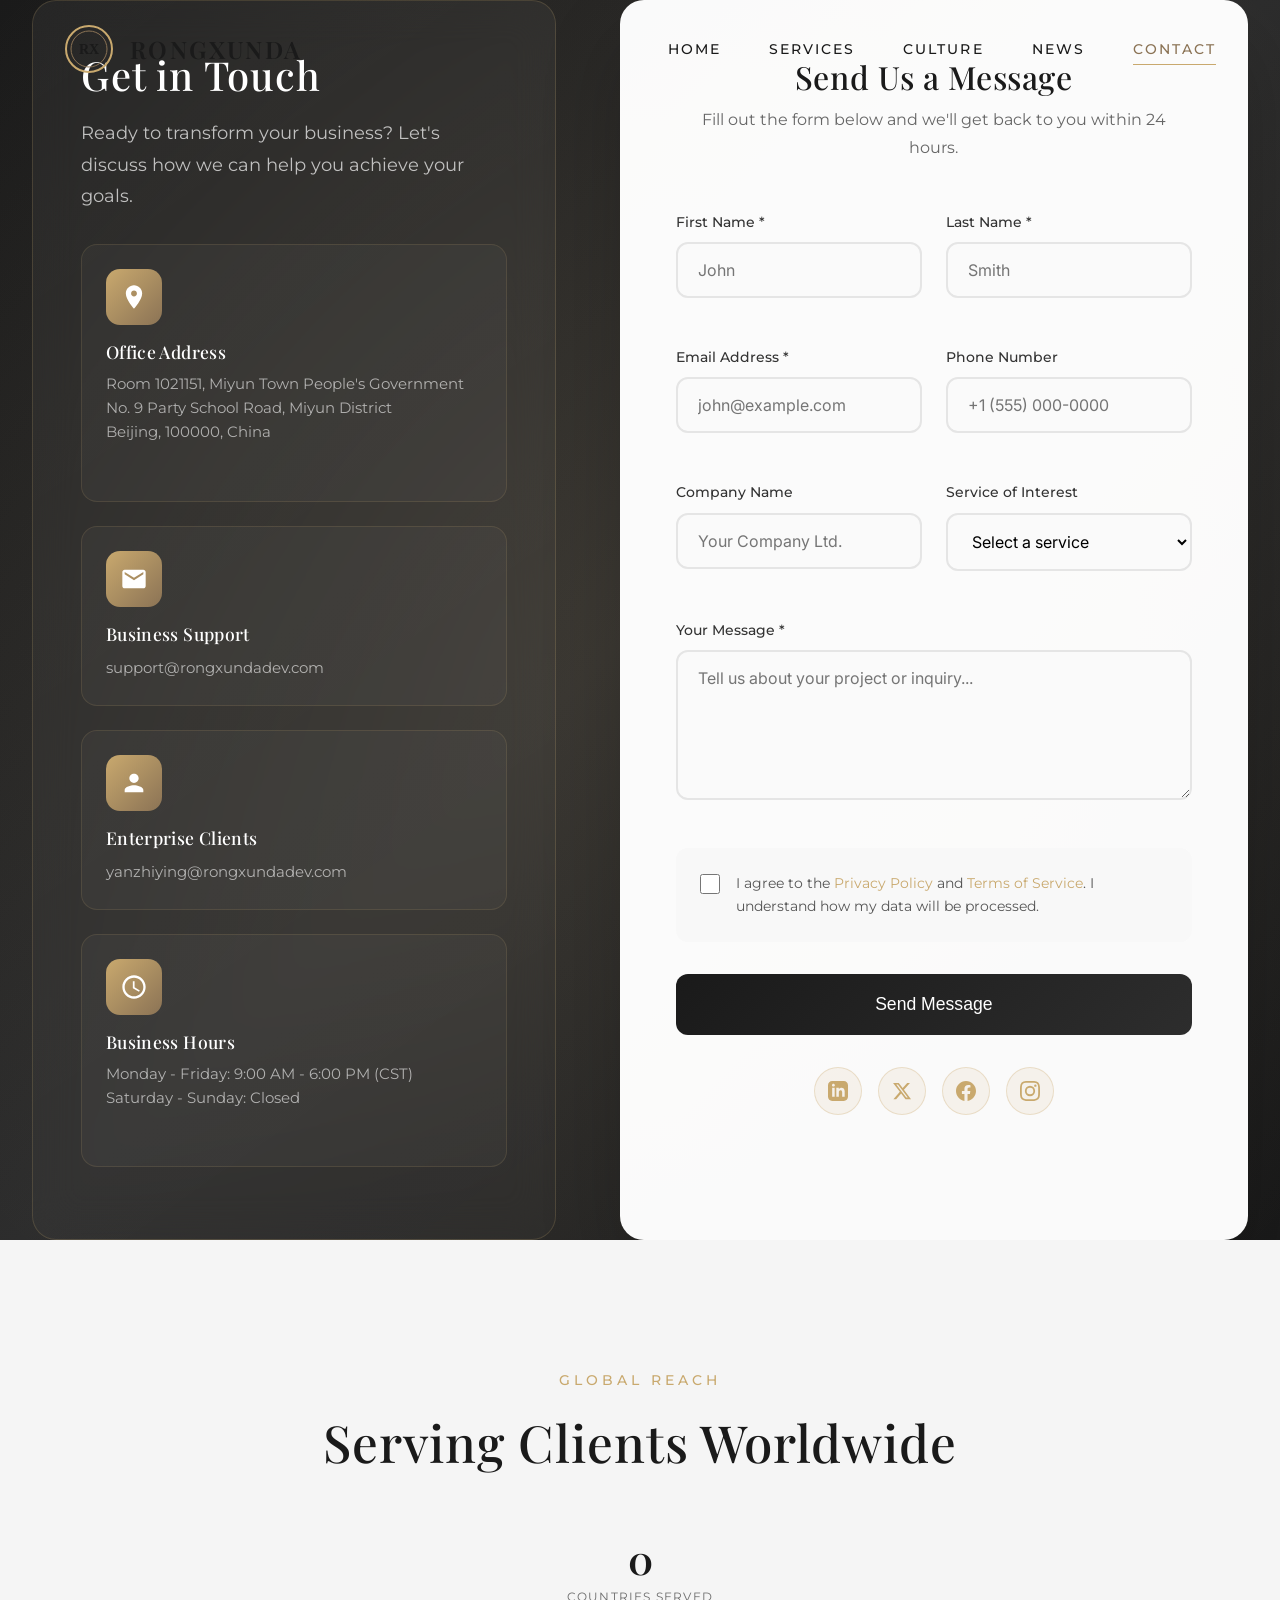
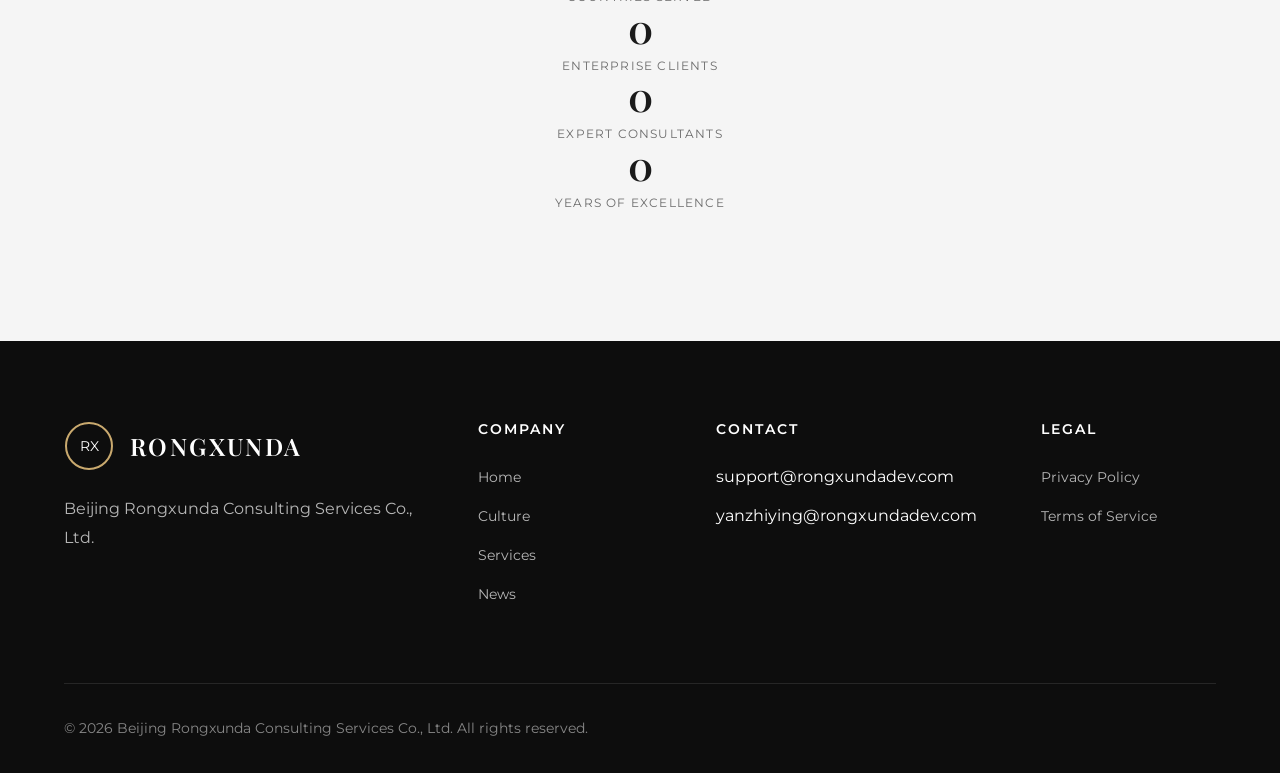
<file: contact.html>
<!DOCTYPE html>
<html lang="en">
<head>
    <meta charset="UTF-8">
    <meta name="viewport" content="width=device-width, initial-scale=1.0">
    <title>Contact Us | Beijing Rongxunda Consulting Services Co., Ltd.</title>
    <meta name="description" content="Get in touch with Beijing Rongxunda Consulting Services. Contact us for business consulting, mobile app solutions, and partnership inquiries.">
    <link rel="canonical" href="https://rongxundadev.com/contact.html">
    <link rel="icon" type="image/svg+xml" href="data:image/svg+xml,%3Csvg xmlns='http://www.w3.org/2000/svg' viewBox='0 0 100 100'%3E%3Ccircle cx='50' cy='50' r='45' fill='%238b7355'/%3E%3Ctext x='50' y='65' font-size='40' text-anchor='middle' fill='white' font-family='serif'%3ERX%3C/text%3E%3C/svg%3E">
    <link rel="preconnect" href="https://fonts.googleapis.com">
    <link rel="preconnect" href="https://fonts.gstatic.com" crossorigin>
    <link href="https://fonts.googleapis.com/css2?family=Playfair+Display:wght@400;500;600;700&family=Inter:wght@300;400;500;600&display=swap" rel="stylesheet">
    <link rel="stylesheet" href="css/styles.css">
    <style>
        .contact-hero {
            min-height: 60vh;
            display: flex;
            align-items: center;
            justify-content: center;
            background: linear-gradient(135deg, #1a1a1a 0%, #2d2d2d 50%, #1a1a1a 100%);
            position: relative;
            overflow: hidden;
        }
        .contact-hero::before {
            content: '';
            position: absolute;
            top: -50%;
            left: -50%;
            width: 200%;
            height: 200%;
            background: radial-gradient(circle, rgba(201,169,110,0.1) 0%, transparent 50%);
            animation: pulse 8s ease-in-out infinite;
        }
        @keyframes pulse {
            0%, 100% { transform: scale(1); opacity: 0.5; }
            50% { transform: scale(1.2); opacity: 0.8; }
        }
        .contact-wrapper {
            display: grid;
            grid-template-columns: 1fr 1.2fr;
            gap: 4rem;
            max-width: 1400px;
            margin: 0 auto;
            padding: 0 2rem;
            position: relative;
            z-index: 2;
        }
        .contact-info-modern {
            padding: 3rem;
            background: linear-gradient(145deg, rgba(255,255,255,0.05) 0%, rgba(255,255,255,0.02) 100%);
            border: 1px solid rgba(201,169,110,0.2);
            border-radius: 24px;
            backdrop-filter: blur(20px);
        }
        .contact-info-modern h2 {
            font-family: 'Playfair Display', serif;
            font-size: 2.5rem;
            color: #fff;
            margin-bottom: 1rem;
        }
        .contact-info-modern p {
            color: rgba(255,255,255,0.7);
            font-size: 1.1rem;
            line-height: 1.8;
            margin-bottom: 2rem;
        }
        .info-card {
            background: rgba(255,255,255,0.03);
            border: 1px solid rgba(201,169,110,0.15);
            border-radius: 16px;
            padding: 1.5rem;
            margin-bottom: 1.5rem;
            transition: all 0.4s cubic-bezier(0.4, 0, 0.2, 1);
        }
        .info-card:hover {
            transform: translateY(-5px);
            background: rgba(201,169,110,0.08);
            border-color: rgba(201,169,110,0.4);
            box-shadow: 0 20px 40px rgba(0,0,0,0.3);
        }
        .info-card-icon {
            width: 56px;
            height: 56px;
            background: linear-gradient(135deg, #c9a96e 0%, #8b7355 100%);
            border-radius: 14px;
            display: flex;
            align-items: center;
            justify-content: center;
            margin-bottom: 1rem;
        }
        .info-card-icon svg {
            width: 28px;
            height: 28px;
            fill: white;
        }
        .info-card h4 {
            color: #fff;
            font-size: 1.1rem;
            margin-bottom: 0.5rem;
            font-weight: 500;
        }
        .info-card p, .info-card a {
            color: rgba(255,255,255,0.6);
            font-size: 0.95rem;
            line-height: 1.6;
        }
        .info-card a:hover {
            color: #c9a96e;
        }
        .contact-form-modern {
            background: rgba(255,255,255,0.98);
            border-radius: 24px;
            padding: 3.5rem;
            box-shadow: 0 40px 80px rgba(0,0,0,0.2);
        }
        .form-header {
            text-align: center;
            margin-bottom: 3rem;
        }
        .form-header h3 {
            font-family: 'Playfair Display', serif;
            font-size: 2rem;
            color: #1a1a1a;
            margin-bottom: 0.5rem;
        }
        .form-header p {
            color: #666;
            font-size: 1rem;
        }
        .form-grid {
            display: grid;
            grid-template-columns: 1fr 1fr;
            gap: 1.5rem;
        }
        .form-group {
            position: relative;
        }
        .form-group.full-width {
            grid-column: 1 / -1;
        }
        .form-group label {
            display: block;
            font-size: 0.85rem;
            font-weight: 500;
            color: #333;
            margin-bottom: 0.5rem;
        }
        .form-group input,
        .form-group select,
        .form-group textarea {
            width: 100%;
            padding: 1rem 1.25rem;
            border: 2px solid #e5e5e5;
            border-radius: 12px;
            font-size: 1rem;
            font-family: 'Inter', sans-serif;
            transition: all 0.3s ease;
            background: #fafafa;
        }
        .form-group input:focus,
        .form-group select:focus,
        .form-group textarea:focus {
            outline: none;
            border-color: #c9a96e;
            background: #fff;
            box-shadow: 0 0 0 4px rgba(201,169,110,0.1);
        }
        .form-group textarea {
            min-height: 150px;
            resize: vertical;
        }
        .checkbox-wrapper {
            display: flex;
            align-items: flex-start;
            gap: 1rem;
            padding: 1.5rem;
            background: #f8f8f8;
            border-radius: 12px;
            margin-top: 1rem;
        }
        .checkbox-wrapper input[type="checkbox"] {
            width: 20px;
            height: 20px;
            accent-color: #c9a96e;
            cursor: pointer;
            flex-shrink: 0;
            margin-top: 2px;
        }
        .checkbox-wrapper label {
            font-size: 0.9rem;
            color: #555;
            line-height: 1.6;
            cursor: pointer;
        }
        .checkbox-wrapper a {
            color: #c9a96e;
            text-decoration: none;
        }
        .checkbox-wrapper a:hover {
            text-decoration: underline;
        }
        .submit-btn {
            width: 100%;
            padding: 1.25rem 2rem;
            background: linear-gradient(135deg, #1a1a1a 0%, #2d2d2d 100%);
            color: white;
            border: none;
            border-radius: 12px;
            font-size: 1.1rem;
            font-weight: 500;
            cursor: pointer;
            transition: all 0.4s cubic-bezier(0.4, 0, 0.2, 1);
            position: relative;
            overflow: hidden;
            margin-top: 2rem;
        }
        .submit-btn::before {
            content: '';
            position: absolute;
            top: 0;
            left: -100%;
            width: 100%;
            height: 100%;
            background: linear-gradient(90deg, transparent, rgba(255,255,255,0.2), transparent);
            transition: left 0.5s ease;
        }
        .submit-btn:hover {
            transform: translateY(-3px);
            box-shadow: 0 15px 35px rgba(0,0,0,0.3);
        }
        .submit-btn:hover::before {
            left: 100%;
        }
        .social-links {
            display: flex;
            gap: 1rem;
            margin-top: 2rem;
            justify-content: center;
        }
        .social-link {
            width: 48px;
            height: 48px;
            border-radius: 50%;
            background: rgba(201,169,110,0.1);
            border: 1px solid rgba(201,169,110,0.3);
            display: flex;
            align-items: center;
            justify-content: center;
            transition: all 0.3s ease;
        }
        .social-link:hover {
            background: #c9a96e;
            border-color: #c9a96e;
            transform: translateY(-3px);
        }
        .social-link svg {
            width: 20px;
            height: 20px;
            fill: #c9a96e;
            transition: fill 0.3s ease;
        }
        .social-link:hover svg {
            fill: white;
        }
        @media (max-width: 992px) {
            .contact-wrapper {
                grid-template-columns: 1fr;
                gap: 2rem;
            }
            .contact-form-modern {
                padding: 2rem;
            }
        }
        @media (max-width: 600px) {
            .form-grid {
                grid-template-columns: 1fr;
            }
            .contact-hero {
                min-height: auto;
                padding: 6rem 0 3rem;
            }
        }
    </style>
</head>
<body>
    <header class="header">
        <div class="container">
            <div class="header-inner">
                <a href="index.html" class="logo">
                    <svg viewBox="0 0 50 50">
                        <circle cx="25" cy="25" r="23" fill="none" stroke="#c9a96e" stroke-width="2"/>
                        <circle cx="25" cy="25" r="18" fill="none" stroke="#8b7355" stroke-width="1"/>
                        <text x="25" y="30" font-size="14" text-anchor="middle" fill="#1a1a1a" font-family="serif" font-weight="600">RX</text>
                    </svg>
                    <span class="logo-text">Rongxunda</span>
                </a>
                <nav>
                    <ul class="nav-menu">
                        <li><a href="index.html" class="nav-link">Home</a></li>
                        <li><a href="services.html" class="nav-link">Services</a></li>
                        <li><a href="culture.html" class="nav-link">Culture</a></li>
                        <li><a href="news.html" class="nav-link">News</a></li>
                        <li><a href="contact.html" class="nav-link active">Contact</a></li>
                    </ul>
                </nav>
                <div class="menu-toggle"><span></span><span></span><span></span></div>
            </div>
        </div>
    </header>

    <section class="contact-hero">
        <div class="contact-wrapper">
            <div class="contact-info-modern fade-in slide-in-left">
                <h2>Get in Touch</h2>
                <p>Ready to transform your business? Let's discuss how we can help you achieve your goals.</p>
                
                <div class="info-card">
                    <div class="info-card-icon">
                        <svg viewBox="0 0 24 24"><path d="M12 2C8.13 2 5 5.13 5 9c0 5.25 7 13 7 13s7-7.75 7-13c0-3.87-3.13-7-7-7zm0 9.5c-1.38 0-2.5-1.12-2.5-2.5s1.12-2.5 2.5-2.5 2.5 1.12 2.5 2.5-1.12 2.5-2.5 2.5z"/></svg>
                    </div>
                    <h4>Office Address</h4>
                    <p>Room 1021151, Miyun Town People's Government<br>No. 9 Party School Road, Miyun District<br>Beijing, 100000, China</p>
                </div>

                <div class="info-card">
                    <div class="info-card-icon">
                        <svg viewBox="0 0 24 24"><path d="M20 4H4c-1.1 0-2 .9-2 2v12c0 1.1.9 2 2 2h16c1.1 0 2-.9 2-2V6c0-1.1-.9-2-2-2zm0 4l-8 5-8-5V6l8 5 8-5v2z"/></svg>
                    </div>
                    <h4>Business Support</h4>
                    <a href="mailto:support@rongxundadev.com">support@rongxundadev.com</a>
                </div>

                <div class="info-card">
                    <div class="info-card-icon">
                        <svg viewBox="0 0 24 24"><path d="M12 12c2.21 0 4-1.79 4-4s-1.79-4-4-4-4 1.79-4 4 1.79 4 4 4zm0 2c-2.67 0-8 1.34-8 4v2h16v-2c0-2.66-5.33-4-8-4z"/></svg>
                    </div>
                    <h4>Enterprise Clients</h4>
                    <a href="mailto:yanzhiying@rongxundadev.com">yanzhiying@rongxundadev.com</a>
                </div>

                <div class="info-card">
                    <div class="info-card-icon">
                        <svg viewBox="0 0 24 24"><path d="M11.99 2C6.47 2 2 6.48 2 12s4.47 10 9.99 10C17.52 22 22 17.52 22 12S17.52 2 11.99 2zM12 20c-4.42 0-8-3.58-8-8s3.58-8 8-8 8 3.58 8 8-3.58 8-8 8zm.5-13H11v6l5.25 3.15.75-1.23-4.5-2.67z"/></svg>
                    </div>
                    <h4>Business Hours</h4>
                    <p>Monday - Friday: 9:00 AM - 6:00 PM (CST)<br>Saturday - Sunday: Closed</p>
                </div>
            </div>

            <div class="contact-form-modern fade-in slide-in-right">
                <div class="form-header">
                    <h3>Send Us a Message</h3>
                    <p>Fill out the form below and we'll get back to you within 24 hours.</p>
                </div>

                <form id="contactForm">
                    <div class="form-grid">
                        <div class="form-group">
                            <label for="firstName">First Name *</label>
                            <input type="text" id="firstName" name="firstName" required placeholder="John">
                        </div>
                        <div class="form-group">
                            <label for="lastName">Last Name *</label>
                            <input type="text" id="lastName" name="lastName" required placeholder="Smith">
                        </div>
                        <div class="form-group">
                            <label for="email">Email Address *</label>
                            <input type="email" id="email" name="email" required placeholder="john@example.com">
                        </div>
                        <div class="form-group">
                            <label for="phone">Phone Number</label>
                            <input type="tel" id="phone" name="phone" placeholder="+1 (555) 000-0000">
                        </div>
                        <div class="form-group">
                            <label for="company">Company Name</label>
                            <input type="text" id="company" name="company" placeholder="Your Company Ltd.">
                        </div>
                        <div class="form-group">
                            <label for="service">Service of Interest</label>
                            <select id="service" name="service">
                                <option value="">Select a service</option>
                                <option value="management">Enterprise Management Consulting</option>
                                <option value="business">Business Information Consulting</option>
                                <option value="market">Market Research & Planning</option>
                                <option value="conference">Conference & Exhibition Services</option>
                                <option value="hr">Human Resources Services</option>
                                <option value="mobile">Mobile App Solutions</option>
                                <option value="advertising">Advertising & Technical Consulting</option>
                                <option value="other">Other</option>
                            </select>
                        </div>
                        <div class="form-group full-width">
                            <label for="message">Your Message *</label>
                            <textarea id="message" name="message" rows="5" required placeholder="Tell us about your project or inquiry..."></textarea>
                        </div>
                    </div>

                    <div class="checkbox-wrapper">
                        <input type="checkbox" id="privacy" name="privacy" required>
                        <label for="privacy">I agree to the <a href="privacy-policy.html" target="_blank">Privacy Policy</a> and <a href="terms-of-service.html" target="_blank">Terms of Service</a>. I understand how my data will be processed.</label>
                    </div>

                    <button type="submit" class="submit-btn">
                        <span>Send Message</span>
                    </button>
                </form>

                <div class="social-links">
                    <a href="#" class="social-link" title="LinkedIn">
                        <svg viewBox="0 0 24 24"><path d="M19 0h-14c-2.761 0-5 2.239-5 5v14c0 2.761 2.239 5 5 5h14c2.762 0 5-2.239 5-5v-14c0-2.761-2.238-5-5-5zm-11 19h-3v-11h3v11zm-1.5-12.268c-.966 0-1.75-.79-1.75-1.764s.784-1.764 1.75-1.764 1.75.79 1.75 1.764-.783 1.764-1.75 1.764zm13.5 12.268h-3v-5.604c0-3.368-4-3.113-4 0v5.604h-3v-11h3v1.765c1.396-2.586 7-2.777 7 2.476v6.759z"/></svg>
                    </a>
                    <a href="#" class="social-link" title="Twitter">
                        <svg viewBox="0 0 24 24"><path d="M18.244 2.25h3.308l-7.227 8.26 8.502 11.24H16.17l-5.214-6.817L4.99 21.75H1.68l7.73-8.835L1.254 2.25H8.08l4.713 6.231zm-1.161 17.52h1.833L7.084 4.126H5.117z"/></svg>
                    </a>
                    <a href="#" class="social-link" title="Facebook">
                        <svg viewBox="0 0 24 24"><path d="M24 12.073c0-6.627-5.373-12-12-12s-12 5.373-12 12c0 5.99 4.388 10.954 10.125 11.854v-8.385H7.078v-3.47h3.047V9.43c0-3.007 1.792-4.669 4.533-4.669 1.312 0 2.686.235 2.686.235v2.953H15.83c-1.491 0-1.956.925-1.956 1.874v2.25h3.328l-.532 3.47h-2.796v8.385C19.612 23.027 24 18.062 24 12.073z"/></svg>
                    </a>
                    <a href="#" class="social-link" title="Instagram">
                        <svg viewBox="0 0 24 24"><path d="M12 2.163c3.204 0 3.584.012 4.85.07 3.252.148 4.771 1.691 4.919 4.919.058 1.265.069 1.645.069 4.849 0 3.205-.012 3.584-.069 4.849-.149 3.225-1.664 4.771-4.919 4.919-1.266.058-1.644.07-4.85.07-3.204 0-3.584-.012-4.849-.07-3.26-.149-4.771-1.699-4.919-4.92-.058-1.265-.07-1.644-.07-4.849 0-3.204.013-3.583.07-4.849.149-3.227 1.664-4.771 4.919-4.919 1.266-.057 1.645-.069 4.849-.069zM12 0C8.741 0 8.333.014 7.053.072 2.695.272.273 2.69.073 7.052.014 8.333 0 8.741 0 12c0 3.259.014 3.668.072 4.948.2 4.358 2.618 6.78 6.98 6.98C8.333 23.986 8.741 24 12 24c3.259 0 3.668-.014 4.948-.072 4.354-.2 6.782-2.618 6.979-6.98.059-1.28.073-1.689.073-4.948 0-3.259-.014-3.667-.072-4.947-.196-4.354-2.617-6.78-6.979-6.98C15.668.014 15.259 0 12 0zm0 5.838a6.162 6.162 0 100 12.324 6.162 6.162 0 000-12.324zM12 16a4 4 0 110-8 4 4 0 010 8zm6.406-11.845a1.44 1.44 0 100 2.881 1.44 1.44 0 000-2.881z"/></svg>
                    </a>
                </div>
            </div>
        </div>
    </section>

    <section class="section" style="background: #f5f5f5;">
        <div class="container">
            <div class="section-header fade-in">
                <p class="section-label">Global Reach</p>
                <h2 class="section-title">Serving Clients Worldwide</h2>
            </div>
            <div class="stats-grid">
                <div class="stat-item fade-in stagger-item">
                    <div class="stat-number" data-count="50">0</div>
                    <div class="stat-label">Countries Served</div>
                </div>
                <div class="stat-item fade-in stagger-item">
                    <div class="stat-number" data-count="500">0</div>
                    <div class="stat-label">Enterprise Clients</div>
                </div>
                <div class="stat-item fade-in stagger-item">
                    <div class="stat-number" data-count="100">0</div>
                    <div class="stat-label">Expert Consultants</div>
                </div>
                <div class="stat-item fade-in stagger-item">
                    <div class="stat-number" data-count="10">0</div>
                    <div class="stat-label">Years of Excellence</div>
                </div>
            </div>
        </div>
    </section>

    <footer class="footer">
        <div class="container">
            <div class="footer-grid">
                <div class="footer-about">
                    <a href="index.html" class="logo">
                        <svg viewBox="0 0 50 50">
                            <circle cx="25" cy="25" r="23" fill="none" stroke="#c9a96e" stroke-width="2"/>
                            <text x="25" y="30" font-size="14" text-anchor="middle" fill="white">RX</text>
                        </svg>
                        <span class="logo-text">Rongxunda</span>
                    </a>
                    <p>Beijing Rongxunda Consulting Services Co., Ltd.</p>
                </div>
                <div class="footer-column">
                    <h4>Company</h4>
                    <ul class="footer-links">
                        <li><a href="index.html">Home</a></li>
                        <li><a href="culture.html">Culture</a></li>
                        <li><a href="services.html">Services</a></li>
                        <li><a href="news.html">News</a></li>
                    </ul>
                </div>
                <div class="footer-column">
                    <h4>Contact</h4>
                    <ul class="footer-links">
                        <li>support@rongxundadev.com</li>
                        <li>yanzhiying@rongxundadev.com</li>
                    </ul>
                </div>
                <div class="footer-column">
                    <h4>Legal</h4>
                    <ul class="footer-links">
                        <li><a href="privacy-policy.html">Privacy Policy</a></li>
                        <li><a href="terms-of-service.html">Terms of Service</a></li>
                    </ul>
                </div>
            </div>
            <div class="footer-bottom">
                <p>&copy; 2026 Beijing Rongxunda Consulting Services Co., Ltd. All rights reserved.</p>
            </div>
        </div>
    </footer>
    <script src="js/main.js"></script>
</body>
</html>
</file>
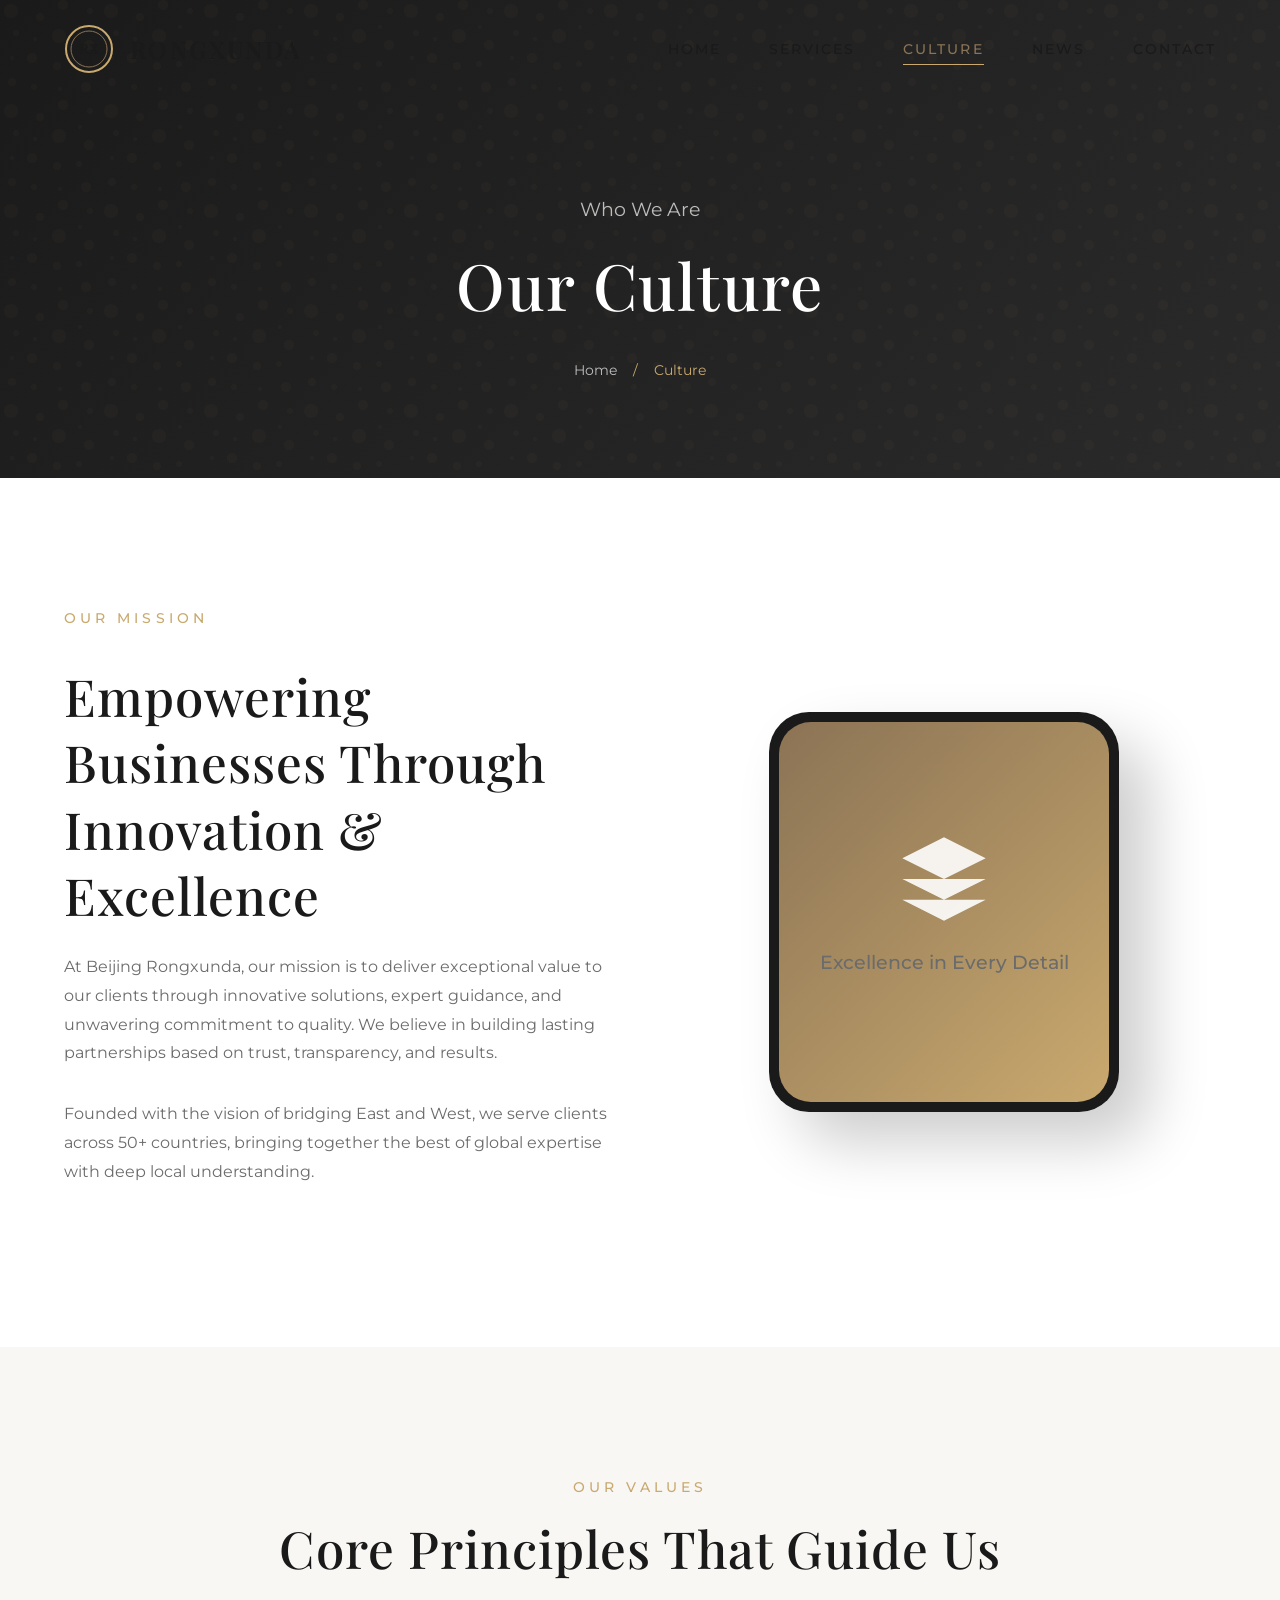
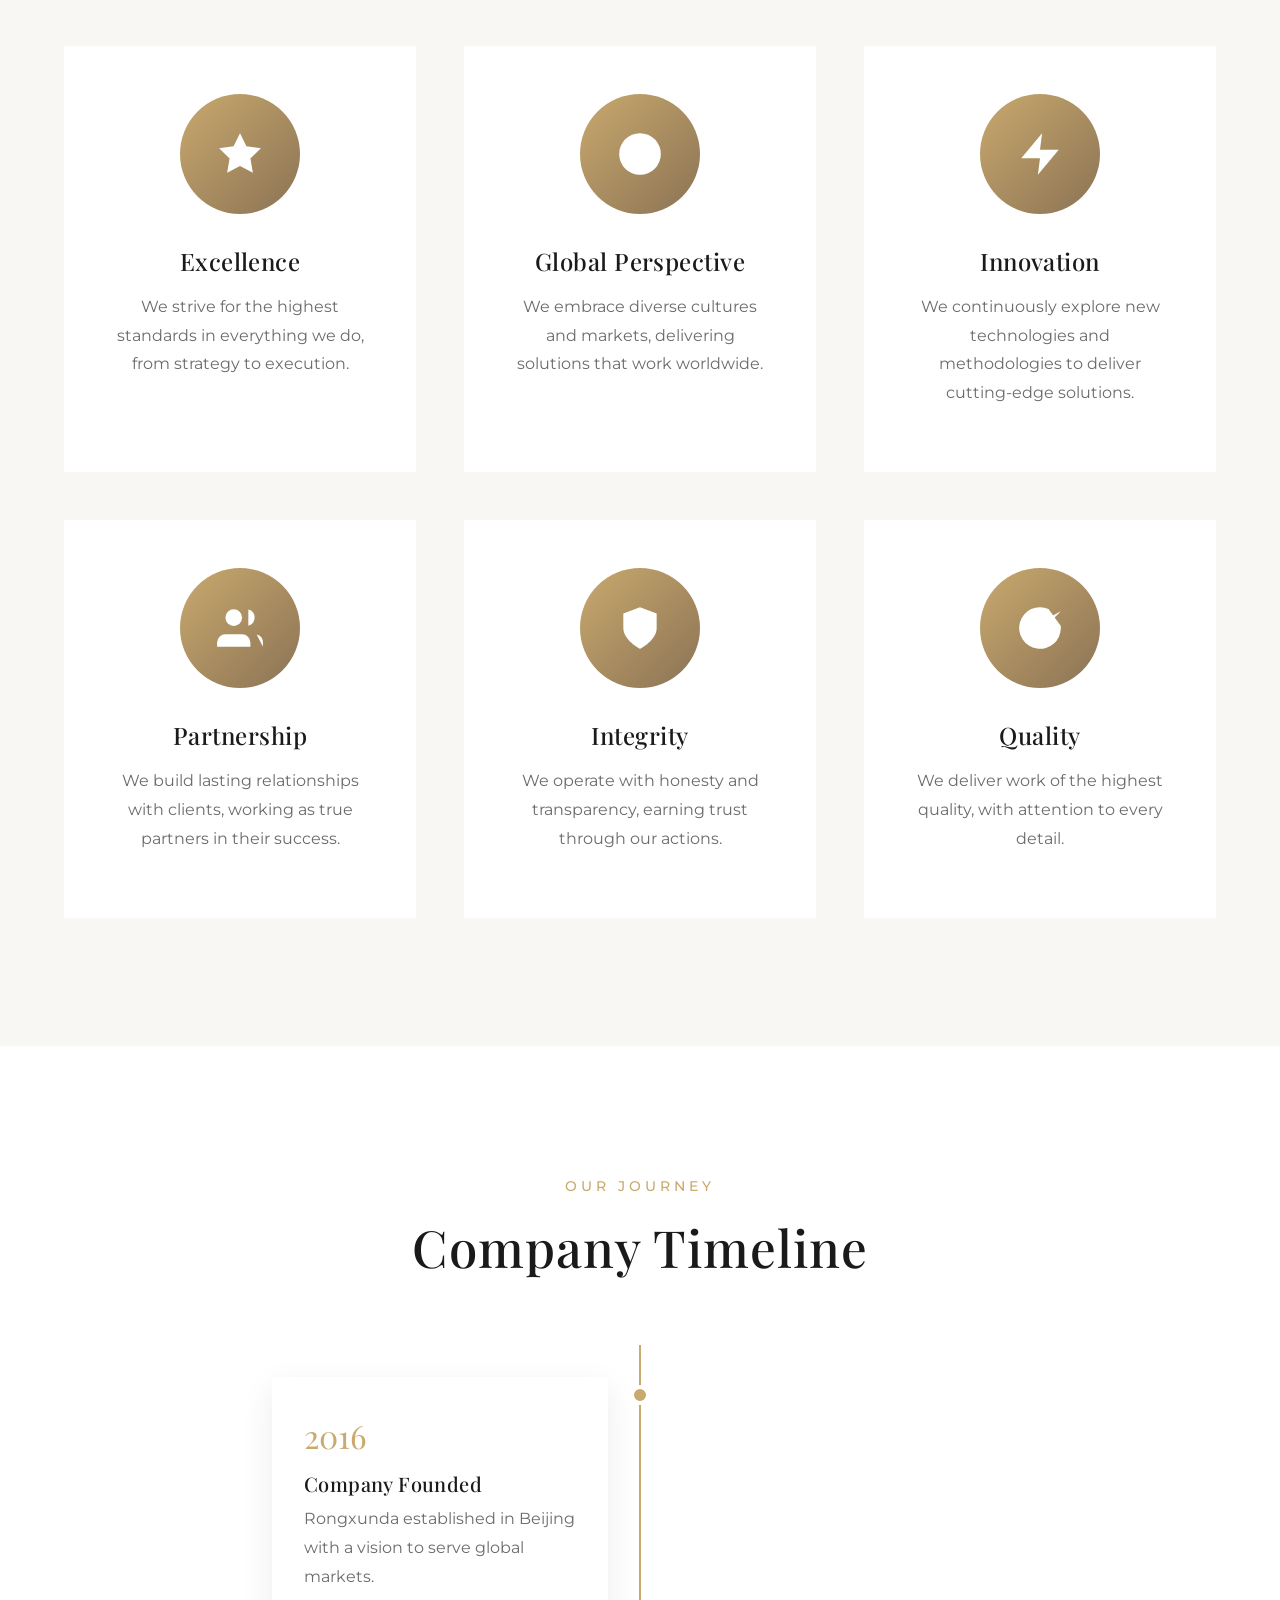
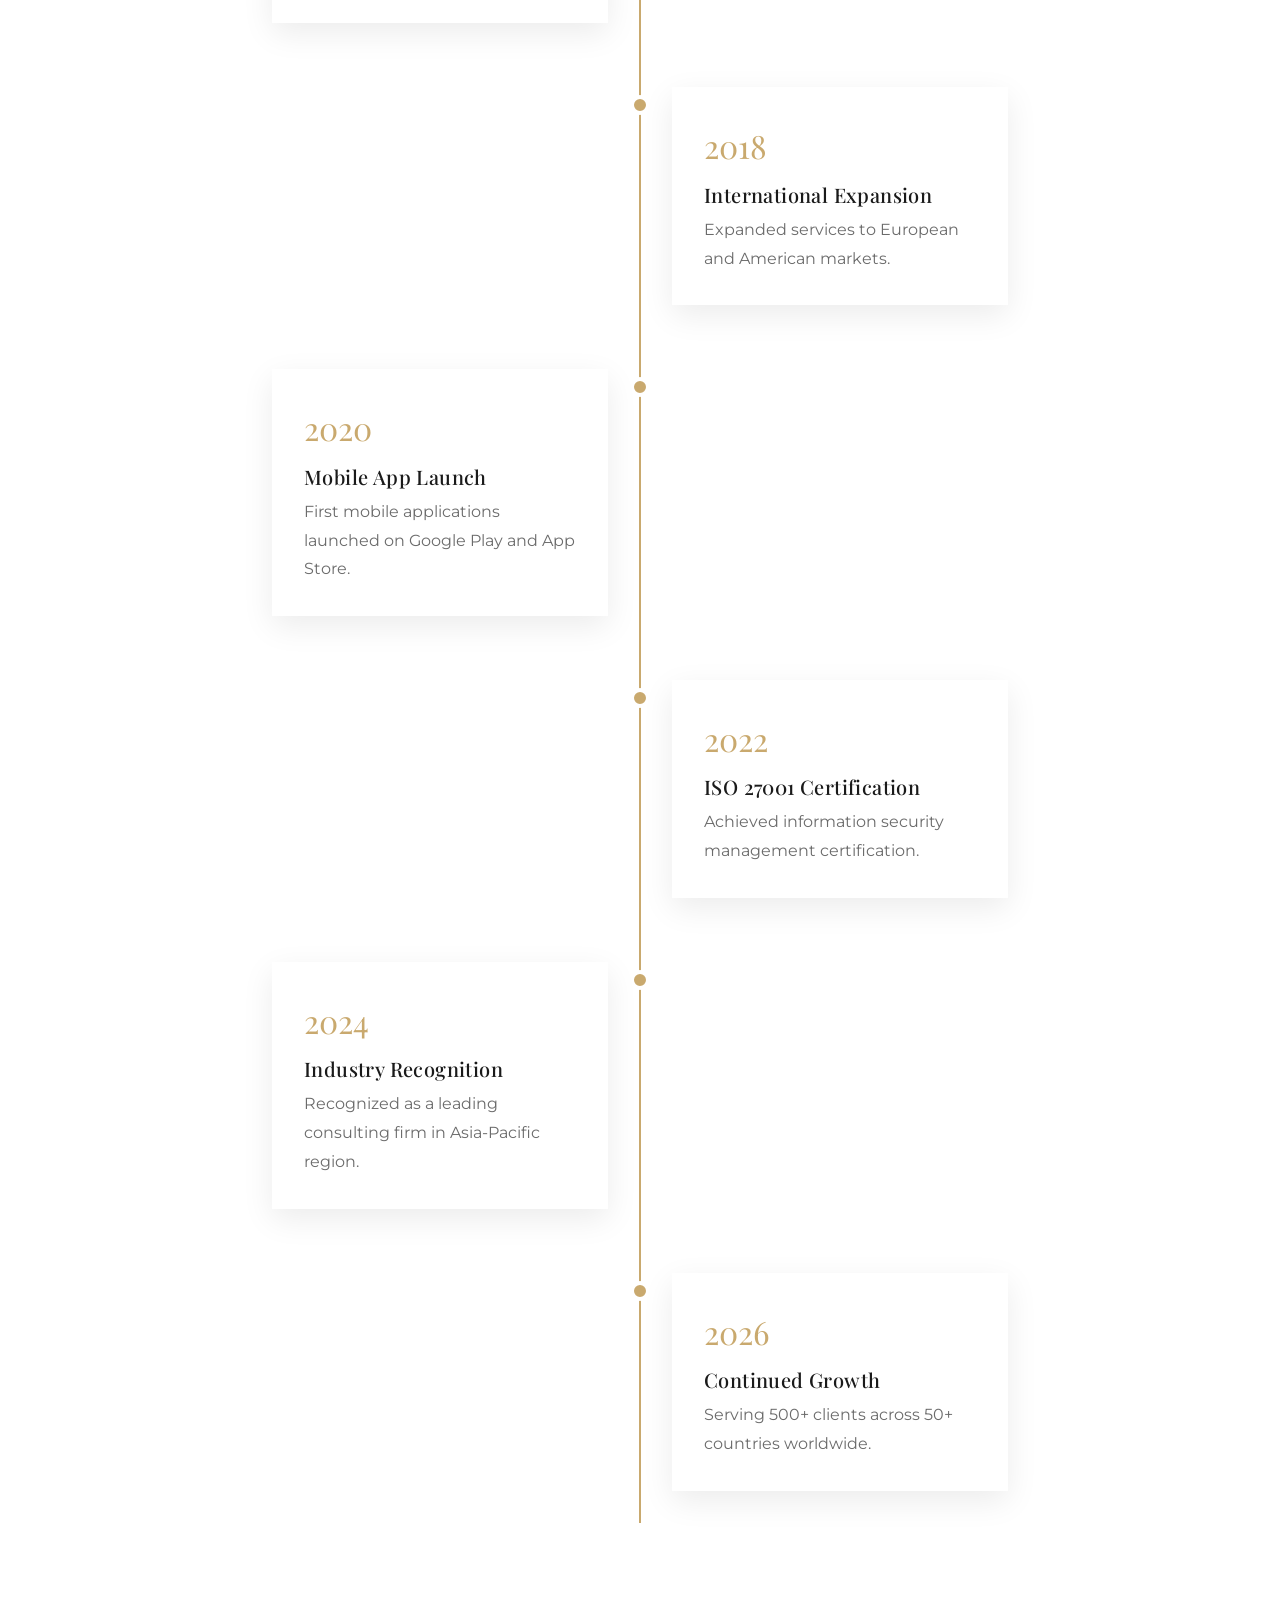
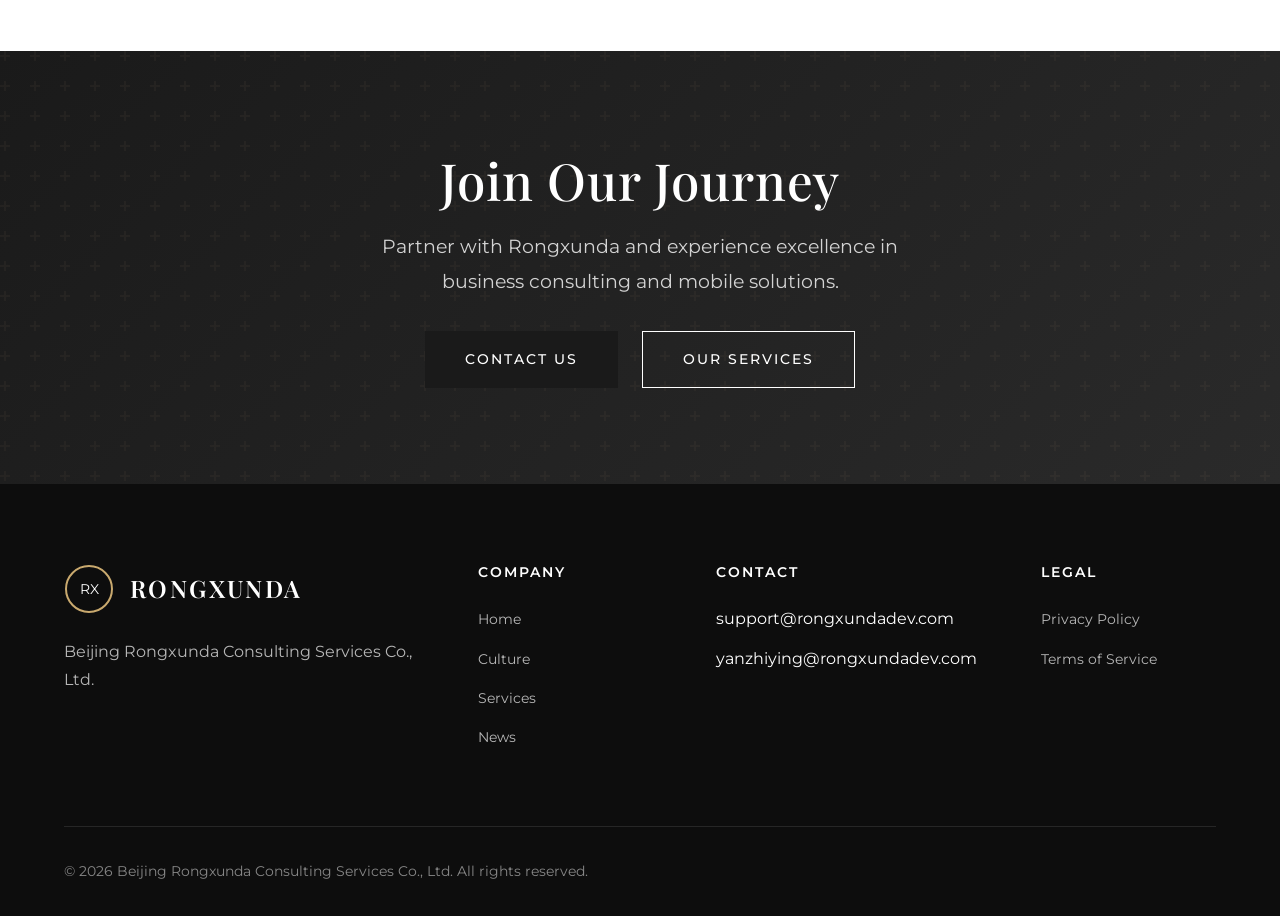
<file: culture.html>
<!DOCTYPE html>
<html lang="en">
<head>
    <meta charset="UTF-8">
    <meta name="viewport" content="width=device-width, initial-scale=1.0">
    <title>Our Culture | Beijing Rongxunda Consulting Services Co., Ltd.</title>
    <meta name="description" content="Learn about Beijing Rongxunda's company culture, values, mission, and our dedicated team committed to delivering excellence in business consulting and mobile solutions.">
    <link rel="canonical" href="https://rongxundadev.com/culture.html">
    <link rel="icon" type="image/svg+xml" href="data:image/svg+xml,%3Csvg xmlns='http://www.w3.org/2000/svg' viewBox='0 0 100 100'%3E%3Ccircle cx='50' cy='50' r='45' fill='%238b7355'/%3E%3Ctext x='50' y='65' font-size='40' text-anchor='middle' fill='white' font-family='serif'%3ERX%3C/text%3E%3C/svg%3E">
    <link rel="preconnect" href="https://fonts.googleapis.com">
    <link rel="preconnect" href="https://fonts.gstatic.com" crossorigin>
    <link rel="stylesheet" href="css/styles.css">
</head>
<body>
    <header class="header">
        <div class="container">
            <div class="header-inner">
                <a href="index.html" class="logo">
                    <svg viewBox="0 0 50 50"><circle cx="25" cy="25" r="23" fill="none" stroke="#c9a96e" stroke-width="2"/><circle cx="25" cy="25" r="18" fill="none" stroke="#8b7355" stroke-width="1"/><text x="25" y="30" font-size="14" text-anchor="middle" fill="#1a1a1a" font-family="serif" font-weight="600">RX</text></svg>
                    <span class="logo-text">Rongxunda</span>
                </a>
                <nav><ul class="nav-menu"><li><a href="index.html" class="nav-link">Home</a></li><li><a href="services.html" class="nav-link">Services</a></li><li><a href="culture.html" class="nav-link active">Culture</a></li><li><a href="news.html" class="nav-link">News</a></li><li><a href="contact.html" class="nav-link">Contact</a></li></ul></nav>
                <div class="menu-toggle"><span></span><span></span><span></span></div>
            </div>
        </div>
    </header>

    <section class="page-header">
        <div class="container">
            <div class="page-header-content">
                <p class="page-subtitle">Who We Are</p>
                <h1 class="page-title">Our Culture</h1>
                <div class="breadcrumb"><a href="index.html">Home</a><span>/</span><span>Culture</span></div>
            </div>
        </div>
    </section>

    <section class="section">
        <div class="container">
            <div class="app-showcase">
                <div class="app-content fade-in slide-in-left">
                    <p class="section-label">Our Mission</p>
                    <h2>Empowering Businesses Through Innovation & Excellence</h2>
                    <p>At Beijing Rongxunda, our mission is to deliver exceptional value to our clients through innovative solutions, expert guidance, and unwavering commitment to quality. We believe in building lasting partnerships based on trust, transparency, and results.</p>
                    <p>Founded with the vision of bridging East and West, we serve clients across 50+ countries, bringing together the best of global expertise with deep local understanding.</p>
                </div>
                <div class="app-screenshots fade-in slide-in-right">
                    <div class="app-phone" style="transform: none; width: 350px; height: 400px;"><div class="app-phone-screen" style="background: linear-gradient(135deg, #8b7355 0%, #c9a96e 100%); display: flex; flex-direction: column; align-items: center; justify-content: center; color: white; text-align: center; padding: 2rem;"><svg viewBox="0 0 24 24" width="80" height="80" fill="white"><path d="M12 2L2 7l10 5 10-5-10-5zM2 17l10 5 10-5M2 12l10 5 10-5"/></svg><p style="margin-top: 1rem; font-size: 1.2rem; font-weight: 500;">Excellence in Every Detail</p></div></div>
                </div>
            </div>
        </div>
    </section>

    <section class="section section-light">
        <div class="container">
            <div class="section-header fade-in"><p class="section-label">Our Values</p><h2 class="section-title">Core Principles That Guide Us</h2></div>
            <div class="values-grid">
                <div class="value-item fade-in stagger-item">
                    <div class="value-icon"><svg viewBox="0 0 24 24" width="50" height="50" fill="white"><path d="M12 2l3.09 6.26L22 9.27l-5 4.87 1.18 6.88L12 17.77l-6.18 3.25L7 14.14 2 9.27l6.91-1.01L12 2z"/></svg></div>
                    <h3 class="value-title">Excellence</h3><p class="value-text">We strive for the highest standards in everything we do, from strategy to execution.</p>
                </div>
                <div class="value-item fade-in stagger-item">
                    <div class="value-icon"><svg viewBox="0 0 24 24" width="50" height="50" fill="white"><circle cx="12" cy="12" r="10"/><path d="M2 12h20M12 2a15.3 15.3 0 014 10 15.3 15.3 0 01-4 10 15.3 15.3 0 01-4-10 15.3 15.3 0 014-10z"/></svg></div>
                    <h3 class="value-title">Global Perspective</h3><p class="value-text">We embrace diverse cultures and markets, delivering solutions that work worldwide.</p>
                </div>
                <div class="value-item fade-in stagger-item">
                    <div class="value-icon"><svg viewBox="0 0 24 24" width="50" height="50" fill="white"><path d="M13 2L3 14h9l-1 8 10-12h-9l1-8z"/></svg></div>
                    <h3 class="value-title">Innovation</h3><p class="value-text">We continuously explore new technologies and methodologies to deliver cutting-edge solutions.</p>
                </div>
                <div class="value-item fade-in stagger-item">
                    <div class="value-icon"><svg viewBox="0 0 24 24" width="50" height="50" fill="white"><path d="M17 21v-2a4 4 0 00-4-4H5a4 4 0 00-4 4v2"/><circle cx="9" cy="7" r="4"/><path d="M23 21v-2a4 4 0 00-3-3.87M16 3.13a4 4 0 010 7.75"/></svg></div>
                    <h3 class="value-title">Partnership</h3><p class="value-text">We build lasting relationships with clients, working as true partners in their success.</p>
                </div>
                <div class="value-item fade-in stagger-item">
                    <div class="value-icon"><svg viewBox="0 0 24 24" width="50" height="50" fill="white"><path d="M12 22s8-4 8-10V5l-8-3-8 3v7c0 6 8 10 8 10z"/></svg></div>
                    <h3 class="value-title">Integrity</h3><p class="value-text">We operate with honesty and transparency, earning trust through our actions.</p>
                </div>
                <div class="value-item fade-in stagger-item">
                    <div class="value-icon"><svg viewBox="0 0 24 24" width="50" height="50" fill="white"><path d="M22 11.08V12a10 10 0 11-5.93-9.14"/><path d="M22 4L12 14.01l-3-3"/></svg></div>
                    <h3 class="value-title">Quality</h3><p class="value-text">We deliver work of the highest quality, with attention to every detail.</p>
                </div>
            </div>
        </div>
    </section>

    <section class="section">
        <div class="container">
            <div class="section-header fade-in"><p class="section-label">Our Journey</p><h2 class="section-title">Company Timeline</h2></div>
            <div class="timeline">
                <div class="timeline-item fade-in"><div class="timeline-content"><div class="timeline-year">2016</div><h3 class="timeline-title">Company Founded</h3><p class="timeline-text">Rongxunda established in Beijing with a vision to serve global markets.</p></div></div>
                <div class="timeline-item fade-in"><div class="timeline-content"><div class="timeline-year">2018</div><h3 class="timeline-title">International Expansion</h3><p class="timeline-text">Expanded services to European and American markets.</p></div></div>
                <div class="timeline-item fade-in"><div class="timeline-content"><div class="timeline-year">2020</div><h3 class="timeline-title">Mobile App Launch</h3><p class="timeline-text">First mobile applications launched on Google Play and App Store.</p></div></div>
                <div class="timeline-item fade-in"><div class="timeline-content"><div class="timeline-year">2022</div><h3 class="timeline-title">ISO 27001 Certification</h3><p class="timeline-text">Achieved information security management certification.</p></div></div>
                <div class="timeline-item fade-in"><div class="timeline-content"><div class="timeline-year">2024</div><h3 class="timeline-title">Industry Recognition</h3><p class="timeline-text">Recognized as a leading consulting firm in Asia-Pacific region.</p></div></div>
                <div class="timeline-item fade-in"><div class="timeline-content"><div class="timeline-year">2026</div><h3 class="timeline-title">Continued Growth</h3><p class="timeline-text">Serving 500+ clients across 50+ countries worldwide.</p></div></div>
            </div>
        </div>
    </section>

    <section class="cta-section">
        <div class="container">
            <div class="cta-content fade-in">
                <h2 class="cta-title">Join Our Journey</h2><p class="cta-description">Partner with Rongxunda and experience excellence in business consulting and mobile solutions.</p>
                <div class="cta-buttons"><a href="contact.html" class="btn btn-primary">Contact Us</a><a href="services.html" class="btn btn-secondary" style="border-color: white; color: white;">Our Services</a></div>
            </div>
        </div>
    </section>

    <footer class="footer">
        <div class="container">
            <div class="footer-grid">
                <div class="footer-about"><a href="index.html" class="logo"><svg viewBox="0 0 50 50"><circle cx="25" cy="25" r="23" fill="none" stroke="#c9a96e" stroke-width="2"/><text x="25" y="30" font-size="14" text-anchor="middle" fill="white">RX</text></svg><span class="logo-text">Rongxunda</span></a><p>Beijing Rongxunda Consulting Services Co., Ltd.</p></div>
                <div class="footer-column"><h4>Company</h4><ul class="footer-links"><li><a href="index.html">Home</a></li><li><a href="culture.html">Culture</a></li><li><a href="services.html">Services</a></li><li><a href="news.html">News</a></li></ul></div>
                <div class="footer-column"><h4>Contact</h4><ul class="footer-links"><li>support@rongxundadev.com</li><li>yanzhiying@rongxundadev.com</li></ul></div>
                <div class="footer-column"><h4>Legal</h4><ul class="footer-links"><li><a href="privacy-policy.html">Privacy Policy</a></li><li><a href="terms-of-service.html">Terms of Service</a></li></ul></div>
            </div>
            <div class="footer-bottom"><p>&copy; 2026 Beijing Rongxunda Consulting Services Co., Ltd. All rights reserved.</p></div>
        </div>
    </footer>
    <script src="js/main.js"></script>
</body>
</html>
</file>
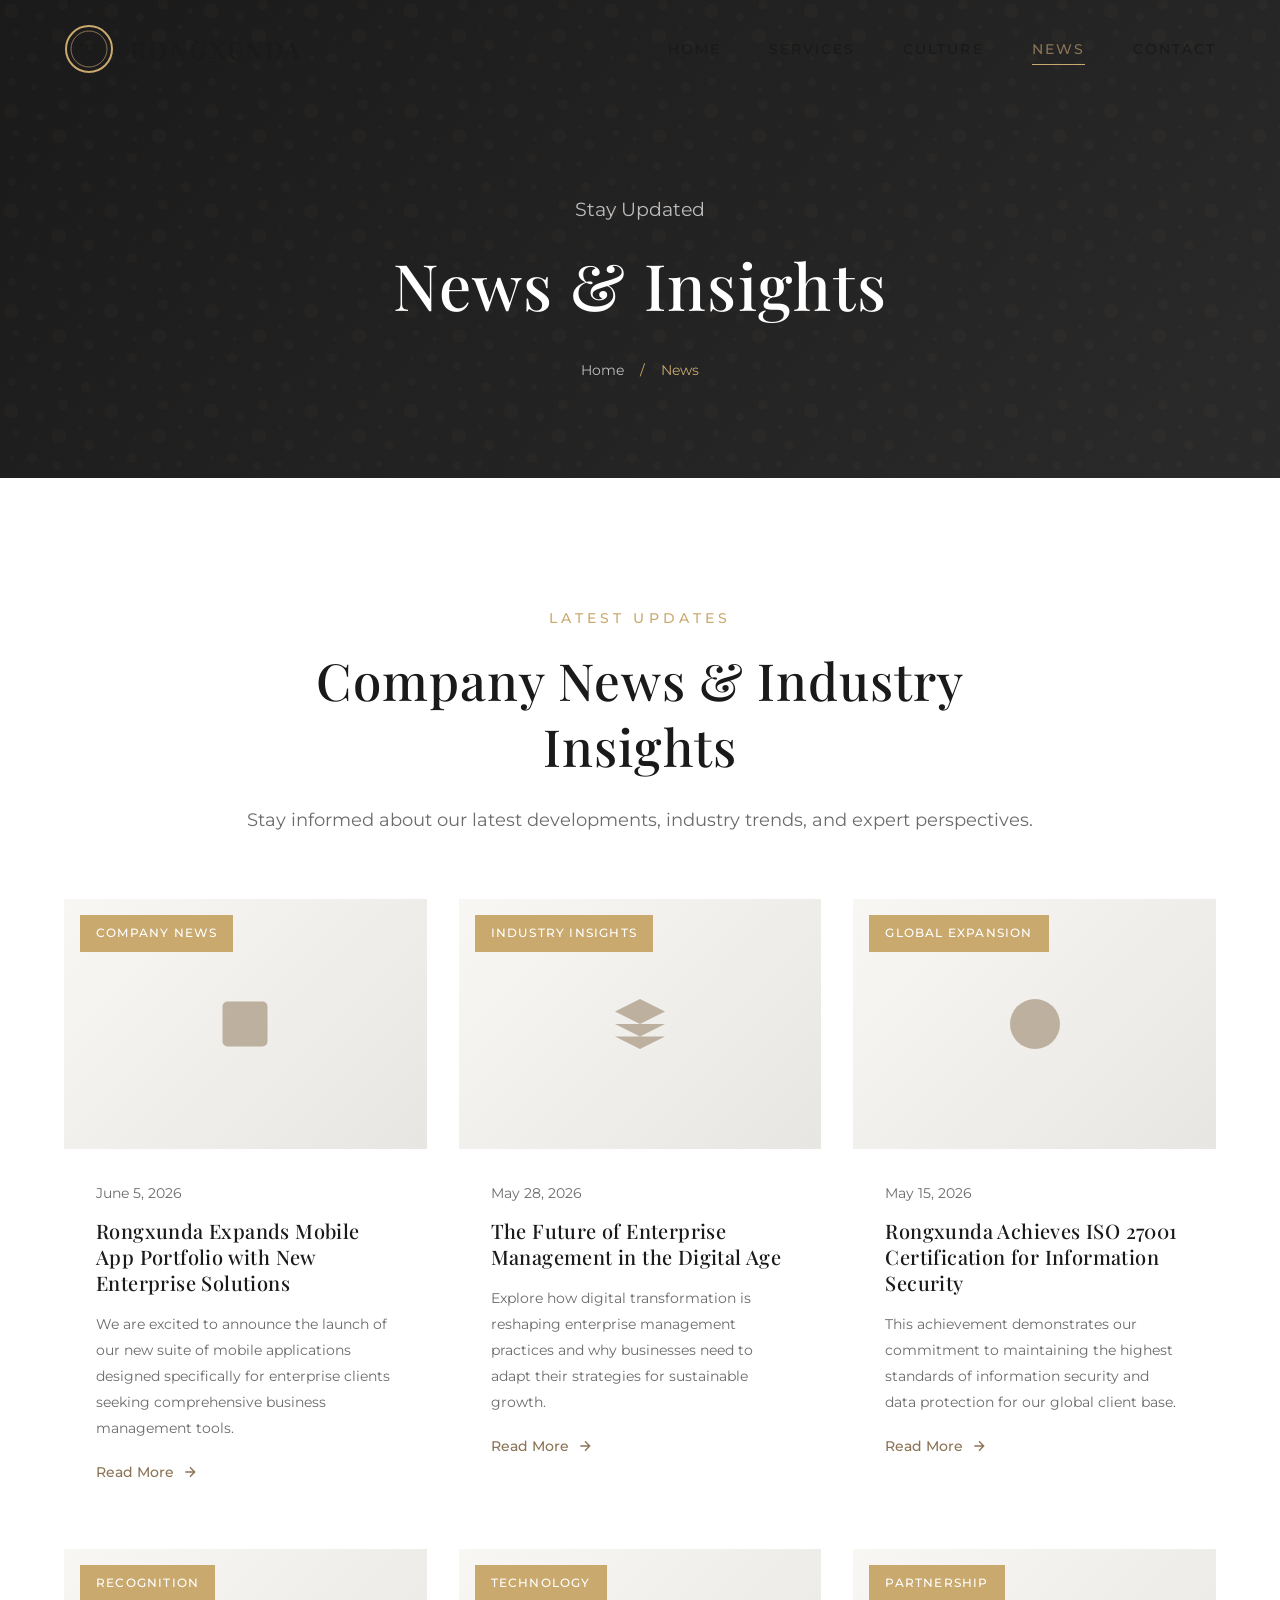
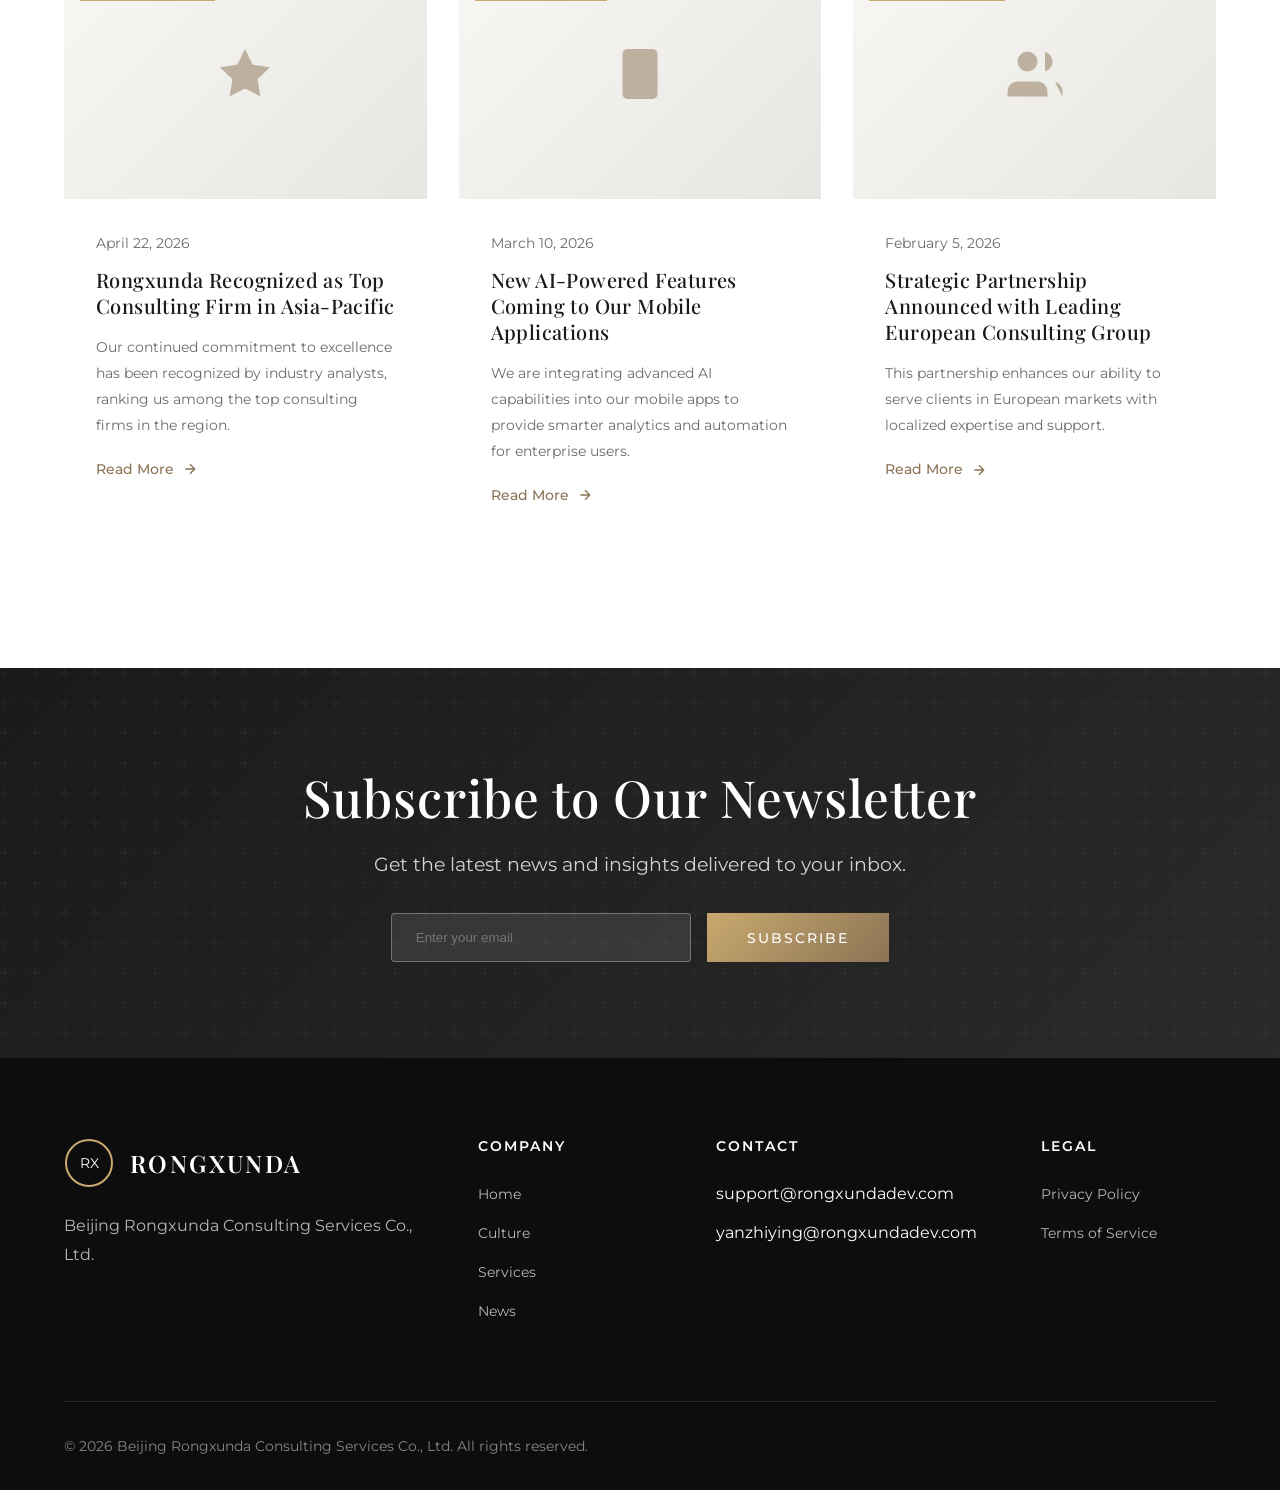
<file: news.html>
<!DOCTYPE html>
<html lang="en">
<head>
    <meta charset="UTF-8">
    <meta name="viewport" content="width=device-width, initial-scale=1.0">
    <title>News & Insights | Beijing Rongxunda Consulting Services Co., Ltd.</title>
    <meta name="description" content="Stay updated with the latest news, industry insights, and company updates from Beijing Rongxunda Consulting Services.">
    <link rel="canonical" href="https://rongxundadev.com/news.html">
    <link rel="icon" type="image/svg+xml" href="data:image/svg+xml,%3Csvg xmlns='http://www.w3.org/2000/svg' viewBox='0 0 100 100'%3E%3Ccircle cx='50' cy='50' r='45' fill='%238b7355'/%3E%3Ctext x='50' y='65' font-size='40' text-anchor='middle' fill='white' font-family='serif'%3ERX%3C/text%3E%3C/svg%3E">
    <link rel="preconnect" href="https://fonts.googleapis.com">
    <link rel="preconnect" href="https://fonts.gstatic.com" crossorigin>
    <link rel="stylesheet" href="css/styles.css">
</head>
<body>
    <header class="header">
        <div class="container">
            <div class="header-inner">
                <a href="index.html" class="logo"><svg viewBox="0 0 50 50"><circle cx="25" cy="25" r="23" fill="none" stroke="#c9a96e" stroke-width="2"/><circle cx="25" cy="25" r="18" fill="none" stroke="#8b7355" stroke-width="1"/><text x="25" y="30" font-size="14" text-anchor="middle" fill="#1a1a1a" font-family="serif" font-weight="600">RX</text></svg><span class="logo-text">Rongxunda</span></a>
                <nav><ul class="nav-menu"><li><a href="index.html" class="nav-link">Home</a></li><li><a href="services.html" class="nav-link">Services</a></li><li><a href="culture.html" class="nav-link">Culture</a></li><li><a href="news.html" class="nav-link active">News</a></li><li><a href="contact.html" class="nav-link">Contact</a></li></ul></nav>
                <div class="menu-toggle"><span></span><span></span><span></span></div>
            </div>
        </div>
    </header>

    <section class="page-header">
        <div class="container">
            <div class="page-header-content">
                <p class="page-subtitle">Stay Updated</p>
                <h1 class="page-title">News & Insights</h1>
                <div class="breadcrumb"><a href="index.html">Home</a><span>/</span><span>News</span></div>
            </div>
        </div>
    </section>

    <section class="section">
        <div class="container">
            <div class="section-header fade-in">
                <p class="section-label">Latest Updates</p>
                <h2 class="section-title">Company News & Industry Insights</h2>
                <p class="section-description">Stay informed about our latest developments, industry trends, and expert perspectives.</p>
            </div>
            <div class="news-grid">
                <article class="news-card fade-in stagger-item">
                    <div class="news-image"><div class="news-image-placeholder"><svg viewBox="0 0 24 24" width="60" height="60" fill="#8b7355"><rect x="3" y="3" width="18" height="18" rx="2"/><circle cx="8.5" cy="8.5" r="1.5"/><path d="M21 15l-5-5L5 21"/></svg></div><span class="news-category">Company News</span></div>
                    <div class="news-content">
                        <p class="news-date">June 5, 2026</p>
                        <h3 class="news-title">Rongxunda Expands Mobile App Portfolio with New Enterprise Solutions</h3>
                        <p class="news-excerpt">We are excited to announce the launch of our new suite of mobile applications designed specifically for enterprise clients seeking comprehensive business management tools.</p>
                        <a href="#" class="news-link">Read More <svg viewBox="0 0 24 24" width="16" height="16" fill="none" stroke="currentColor" stroke-width="2"><path d="M5 12h14M12 5l7 7-7 7"/></svg></a>
                    </div>
                </article>
                <article class="news-card fade-in stagger-item">
                    <div class="news-image"><div class="news-image-placeholder"><svg viewBox="0 0 24 24" width="60" height="60" fill="#8b7355"><path d="M12 2L2 7l10 5 10-5-10-5zM2 17l10 5 10-5M2 12l10 5 10-5"/></svg></div><span class="news-category">Industry Insights</span></div>
                    <div class="news-content">
                        <p class="news-date">May 28, 2026</p>
                        <h3 class="news-title">The Future of Enterprise Management in the Digital Age</h3>
                        <p class="news-excerpt">Explore how digital transformation is reshaping enterprise management practices and why businesses need to adapt their strategies for sustainable growth.</p>
                        <a href="#" class="news-link">Read More <svg viewBox="0 0 24 24" width="16" height="16" fill="none" stroke="currentColor" stroke-width="2"><path d="M5 12h14M12 5l7 7-7 7"/></svg></a>
                    </div>
                </article>
                <article class="news-card fade-in stagger-item">
                    <div class="news-image"><div class="news-image-placeholder"><svg viewBox="0 0 24 24" width="60" height="60" fill="#8b7355"><circle cx="12" cy="12" r="10"/><path d="M2 12h20M12 2a15.3 15.3 0 014 10 15.3 15.3 0 01-4 10 15.3 15.3 0 01-4-10 15.3 15.3 0 014-10z"/></svg></div><span class="news-category">Global Expansion</span></div>
                    <div class="news-content">
                        <p class="news-date">May 15, 2026</p>
                        <h3 class="news-title">Rongxunda Achieves ISO 27001 Certification for Information Security</h3>
                        <p class="news-excerpt">This achievement demonstrates our commitment to maintaining the highest standards of information security and data protection for our global client base.</p>
                        <a href="#" class="news-link">Read More <svg viewBox="0 0 24 24" width="16" height="16" fill="none" stroke="currentColor" stroke-width="2"><path d="M5 12h14M12 5l7 7-7 7"/></svg></a>
                    </div>
                </article>
                <article class="news-card fade-in stagger-item">
                    <div class="news-image"><div class="news-image-placeholder"><svg viewBox="0 0 24 24" width="60" height="60" fill="#8b7355"><path d="M12 2l3.09 6.26L22 9.27l-5 4.87 1.18 6.88L12 17.77l-6.18 3.25L7 14.14 2 9.27l6.91-1.01L12 2z"/></svg></div><span class="news-category">Recognition</span></div>
                    <div class="news-content">
                        <p class="news-date">April 22, 2026</p>
                        <h3 class="news-title">Rongxunda Recognized as Top Consulting Firm in Asia-Pacific</h3>
                        <p class="news-excerpt">Our continued commitment to excellence has been recognized by industry analysts, ranking us among the top consulting firms in the region.</p>
                        <a href="#" class="news-link">Read More <svg viewBox="0 0 24 24" width="16" height="16" fill="none" stroke="currentColor" stroke-width="2"><path d="M5 12h14M12 5l7 7-7 7"/></svg></a>
                    </div>
                </article>
                <article class="news-card fade-in stagger-item">
                    <div class="news-image"><div class="news-image-placeholder"><svg viewBox="0 0 24 24" width="60" height="60" fill="#8b7355"><rect x="5" y="2" width="14" height="20" rx="2"/><path d="M12 18h.01"/></svg></div><span class="news-category">Technology</span></div>
                    <div class="news-content">
                        <p class="news-date">March 10, 2026</p>
                        <h3 class="news-title">New AI-Powered Features Coming to Our Mobile Applications</h3>
                        <p class="news-excerpt">We are integrating advanced AI capabilities into our mobile apps to provide smarter analytics and automation for enterprise users.</p>
                        <a href="#" class="news-link">Read More <svg viewBox="0 0 24 24" width="16" height="16" fill="none" stroke="currentColor" stroke-width="2"><path d="M5 12h14M12 5l7 7-7 7"/></svg></a>
                    </div>
                </article>
                <article class="news-card fade-in stagger-item">
                    <div class="news-image"><div class="news-image-placeholder"><svg viewBox="0 0 24 24" width="60" height="60" fill="#8b7355"><path d="M17 21v-2a4 4 0 00-4-4H5a4 4 0 00-4 4v2"/><circle cx="9" cy="7" r="4"/><path d="M23 21v-2a4 4 0 00-3-3.87M16 3.13a4 4 0 010 7.75"/></svg></div><span class="news-category">Partnership</span></div>
                    <div class="news-content">
                        <p class="news-date">February 5, 2026</p>
                        <h3 class="news-title">Strategic Partnership Announced with Leading European Consulting Group</h3>
                        <p class="news-excerpt">This partnership enhances our ability to serve clients in European markets with localized expertise and support.</p>
                        <a href="#" class="news-link">Read More <svg viewBox="0 0 24 24" width="16" height="16" fill="none" stroke="currentColor" stroke-width="2"><path d="M5 12h14M12 5l7 7-7 7"/></svg></a>
                    </div>
                </article>
            </div>
        </div>
    </section>

    <section class="cta-section">
        <div class="container">
            <div class="cta-content fade-in">
                <h2 class="cta-title">Subscribe to Our Newsletter</h2>
                <p class="cta-description">Get the latest news and insights delivered to your inbox.</p>
                <form class="newsletter-form" style="display: flex; gap: 1rem; justify-content: center; flex-wrap: wrap; margin-top: 2rem;">
                    <input type="email" placeholder="Enter your email" style="padding: 1rem 1.5rem; border: 1px solid rgba(255,255,255,0.3); background: rgba(255,255,255,0.1); color: white; border-radius: 4px; min-width: 300px;" required>
                    <button type="submit" class="btn btn-gold">Subscribe</button>
                </form>
            </div>
        </div>
    </section>

    <footer class="footer">
        <div class="container">
            <div class="footer-grid">
                <div class="footer-about"><a href="index.html" class="logo"><svg viewBox="0 0 50 50"><circle cx="25" cy="25" r="23" fill="none" stroke="#c9a96e" stroke-width="2"/><text x="25" y="30" font-size="14" text-anchor="middle" fill="white">RX</text></svg><span class="logo-text">Rongxunda</span></a><p>Beijing Rongxunda Consulting Services Co., Ltd.</p></div>
                <div class="footer-column"><h4>Company</h4><ul class="footer-links"><li><a href="index.html">Home</a></li><li><a href="culture.html">Culture</a></li><li><a href="services.html">Services</a></li><li><a href="news.html">News</a></li></ul></div>
                <div class="footer-column"><h4>Contact</h4><ul class="footer-links"><li>support@rongxundadev.com</li><li>yanzhiying@rongxundadev.com</li></ul></div>
                <div class="footer-column"><h4>Legal</h4><ul class="footer-links"><li><a href="privacy-policy.html">Privacy Policy</a></li><li><a href="terms-of-service.html">Terms of Service</a></li></ul></div>
            </div>
            <div class="footer-bottom"><p>&copy; 2026 Beijing Rongxunda Consulting Services Co., Ltd. All rights reserved.</p></div>
        </div>
    </footer>
    <script src="js/main.js"></script>
</body>
</html>
</file>
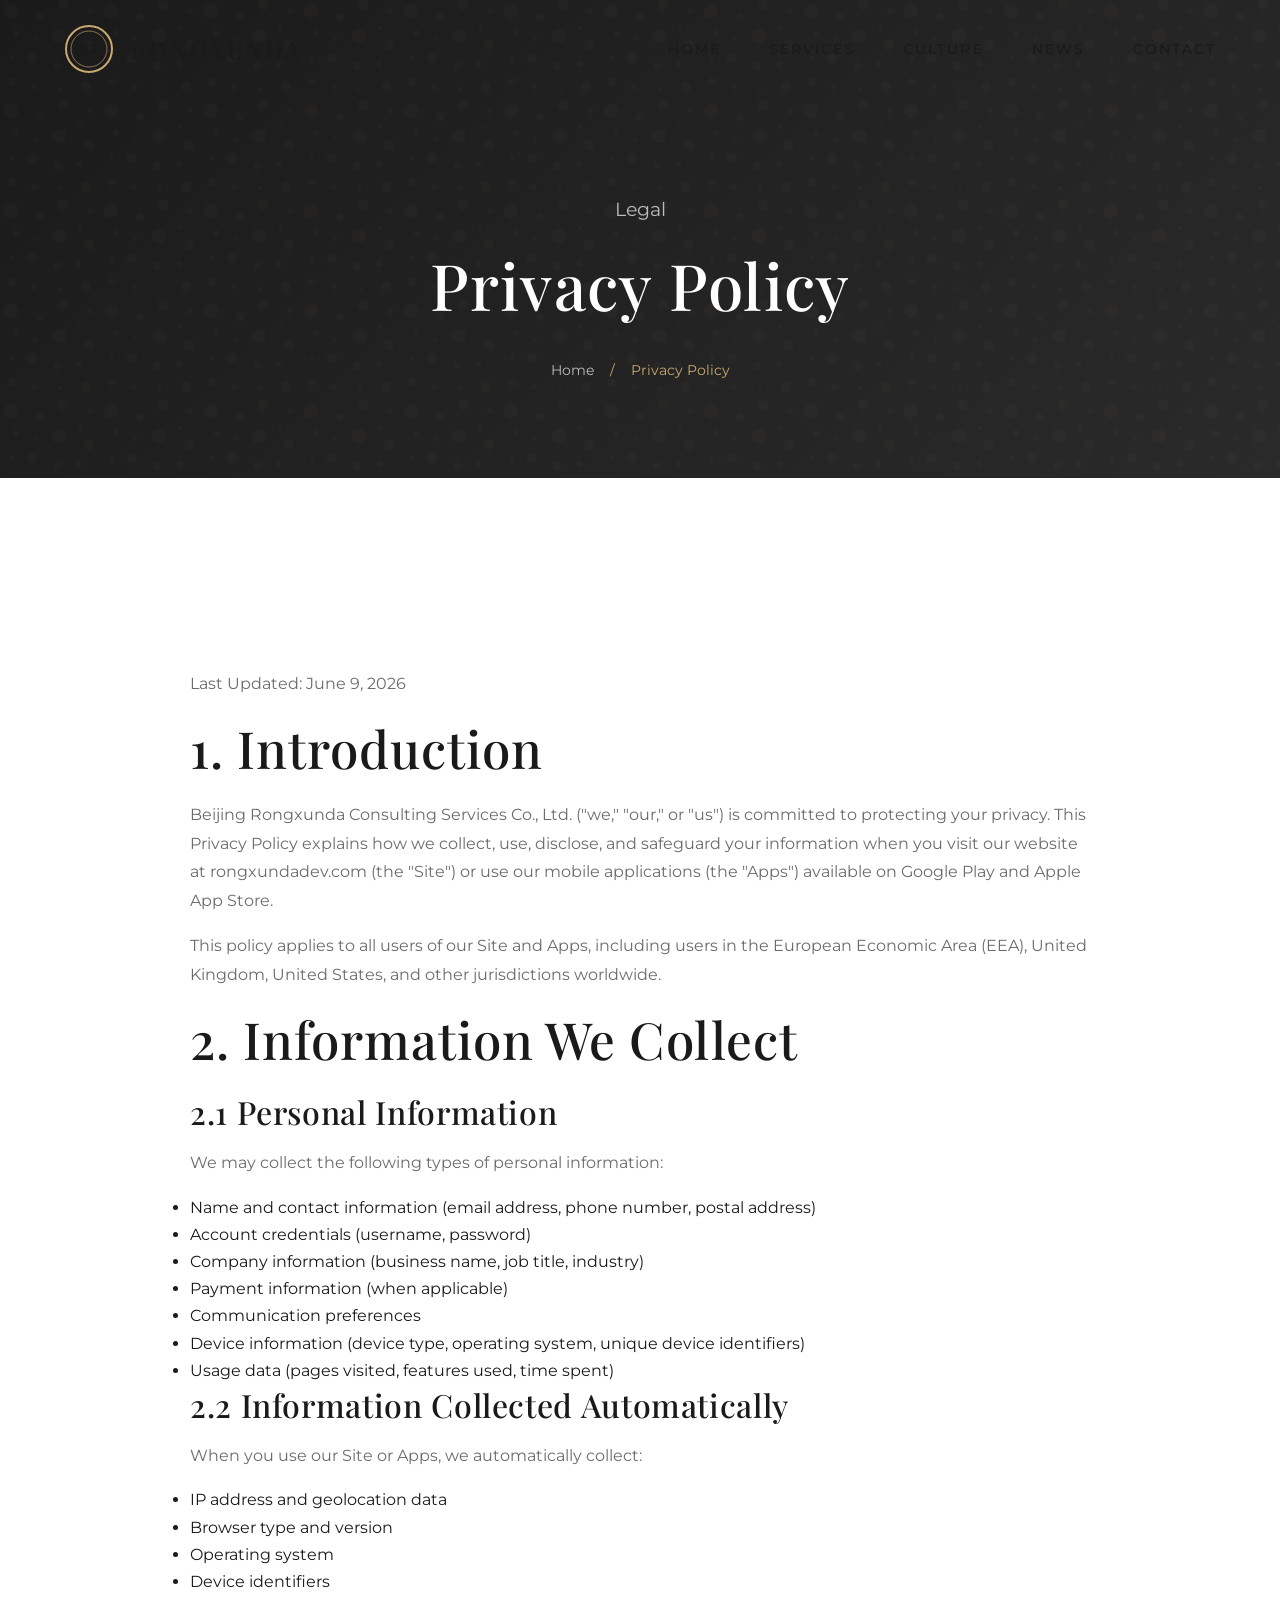
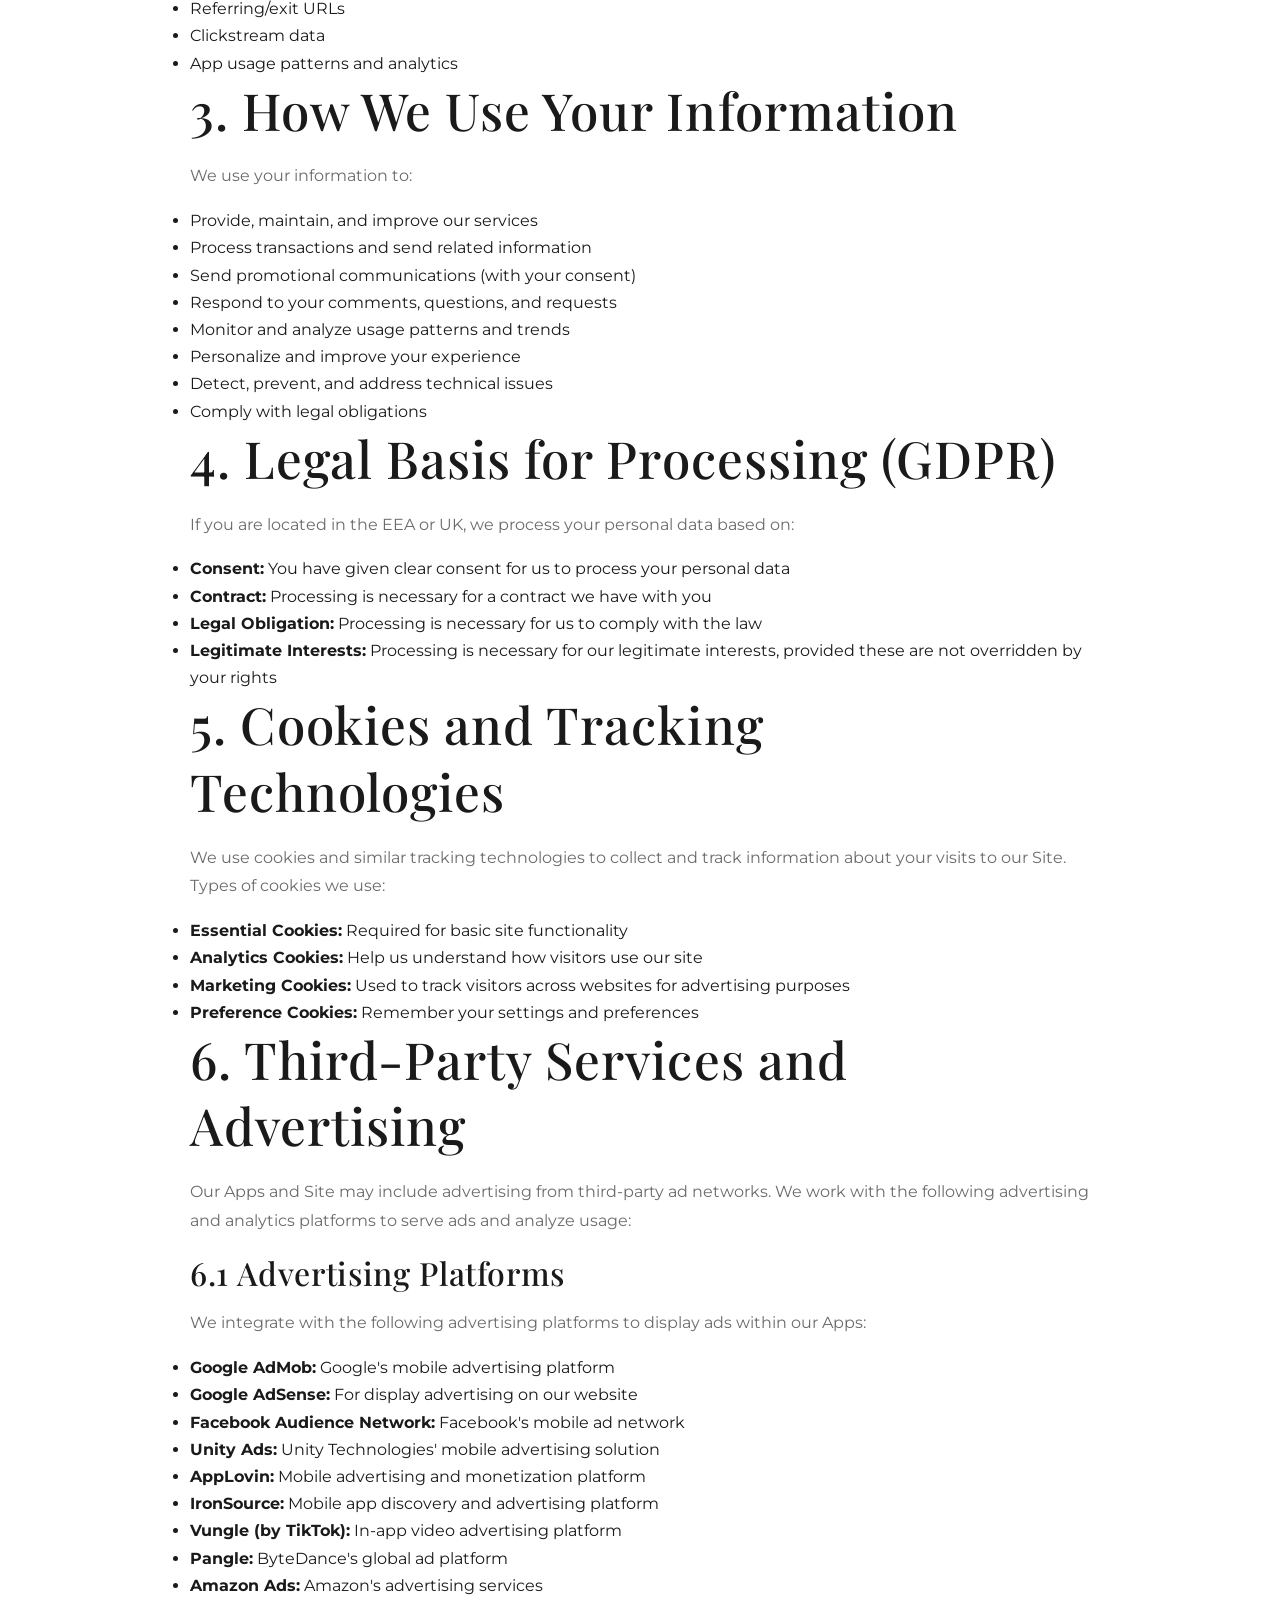
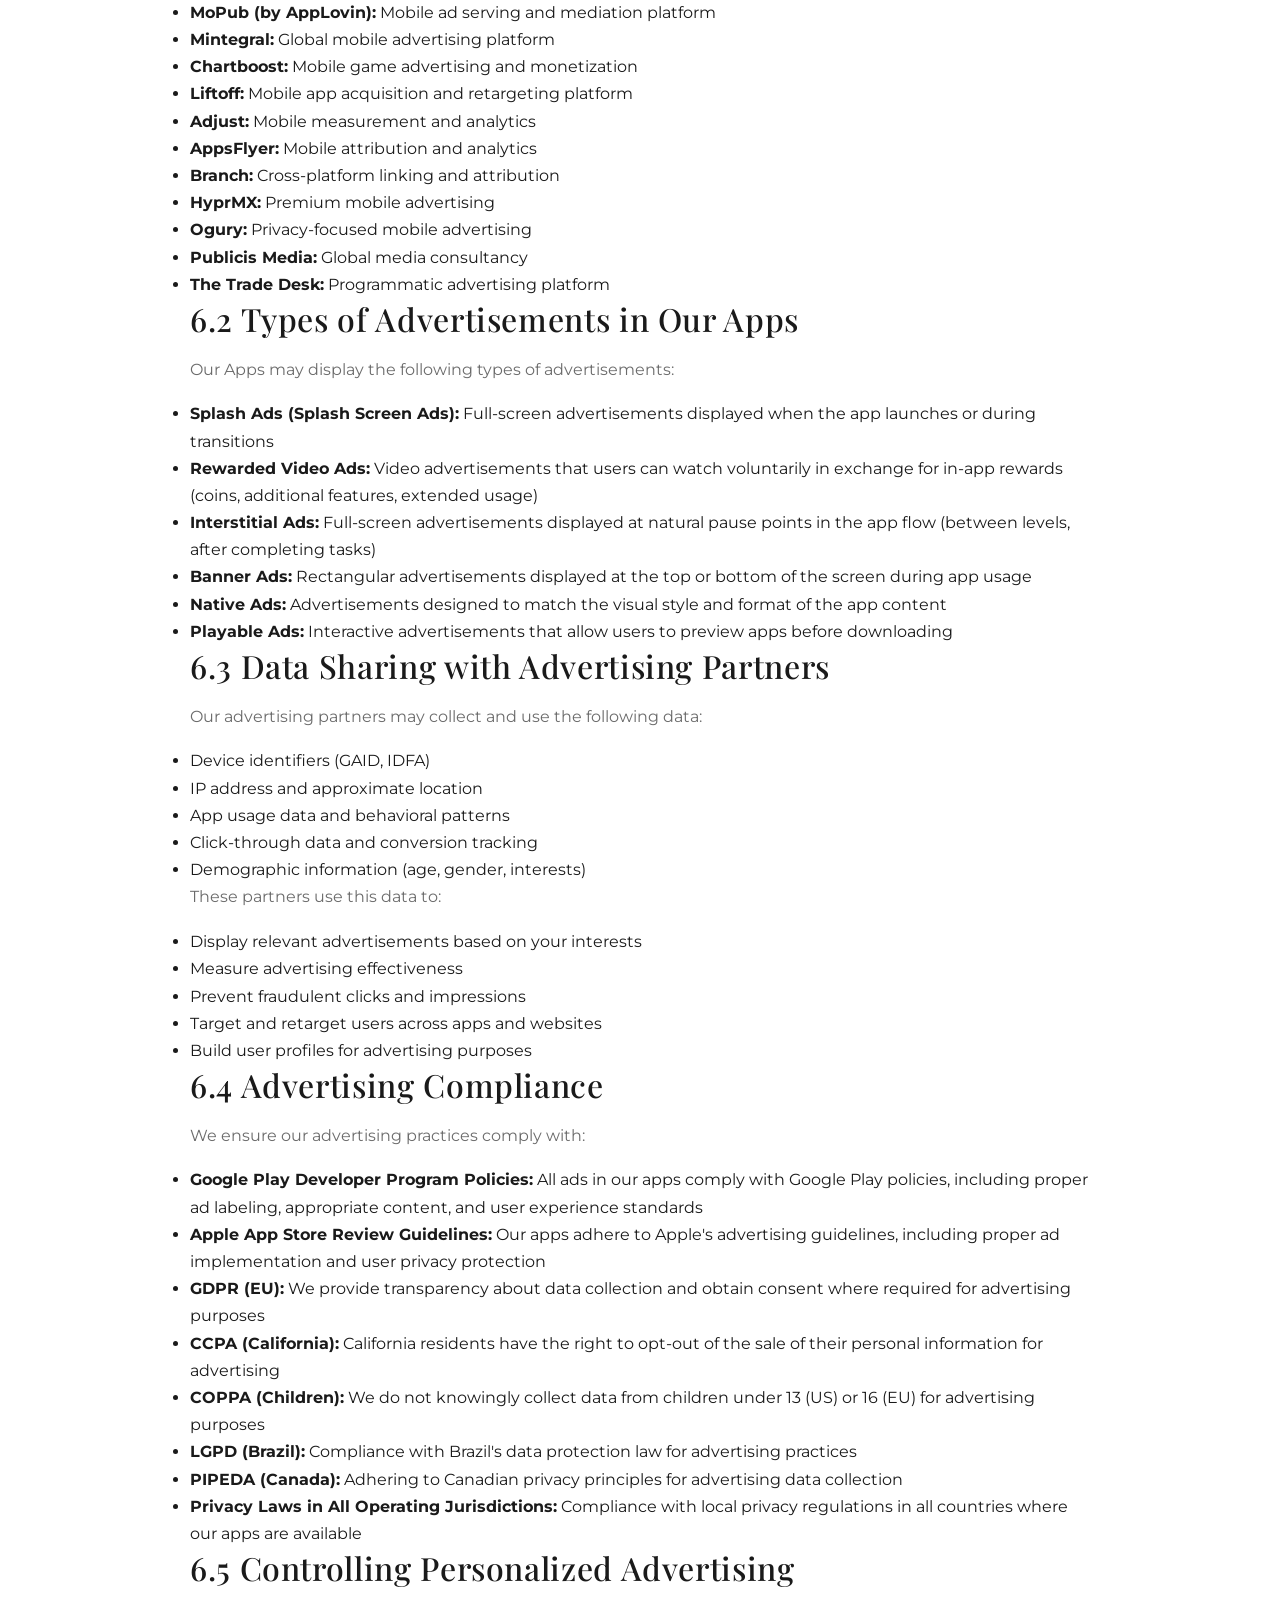
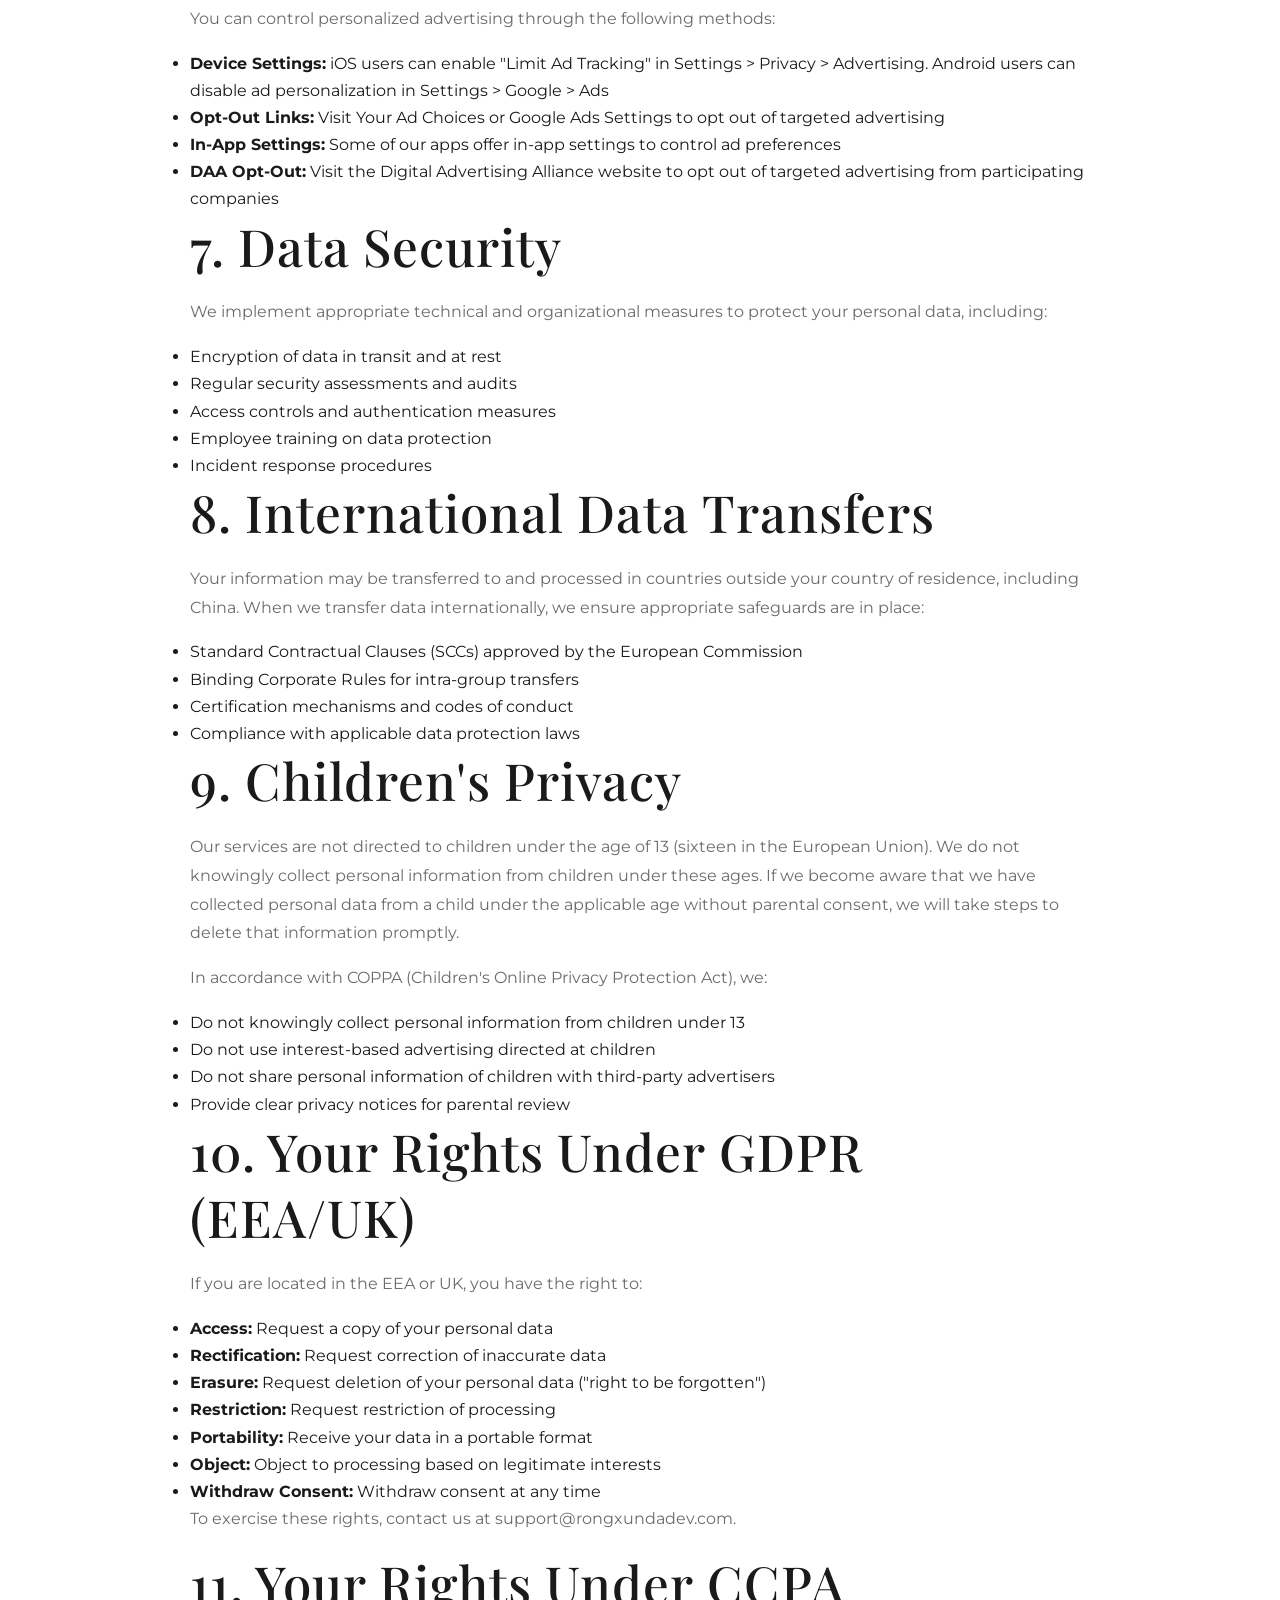
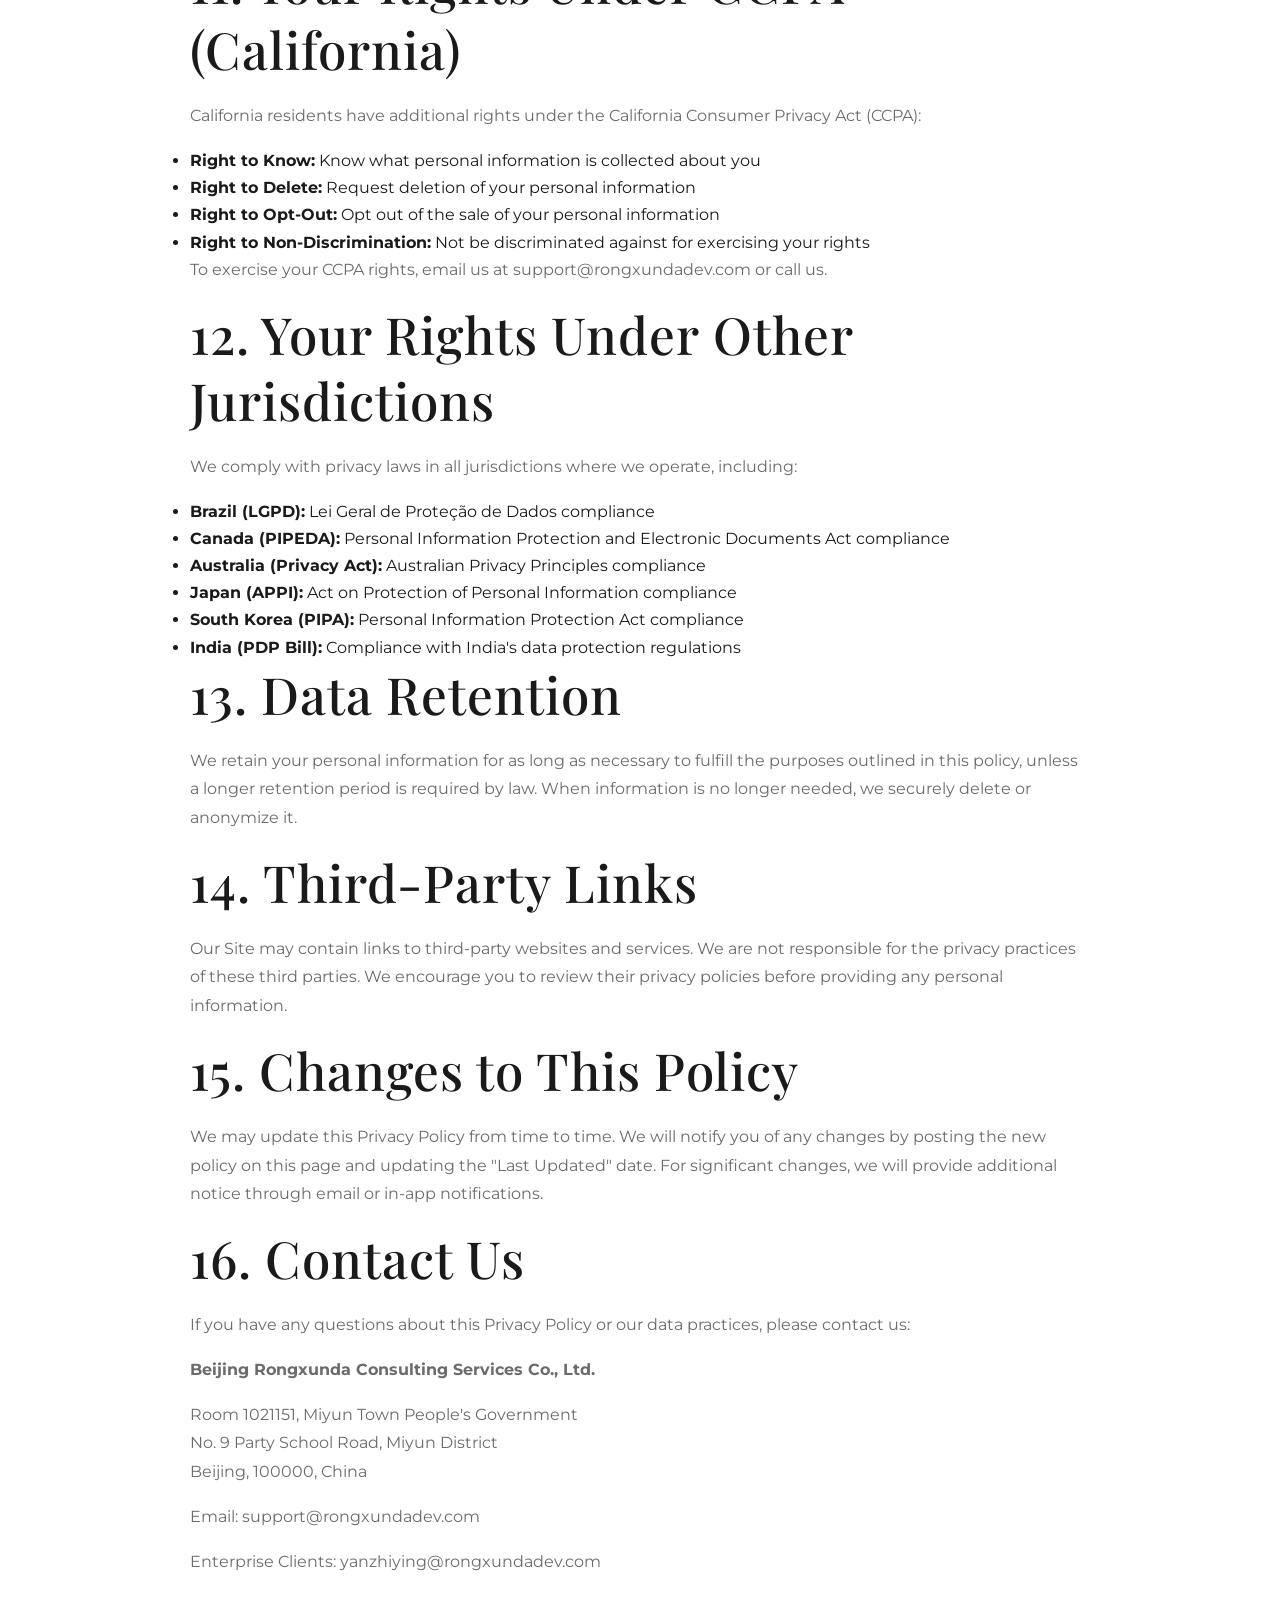
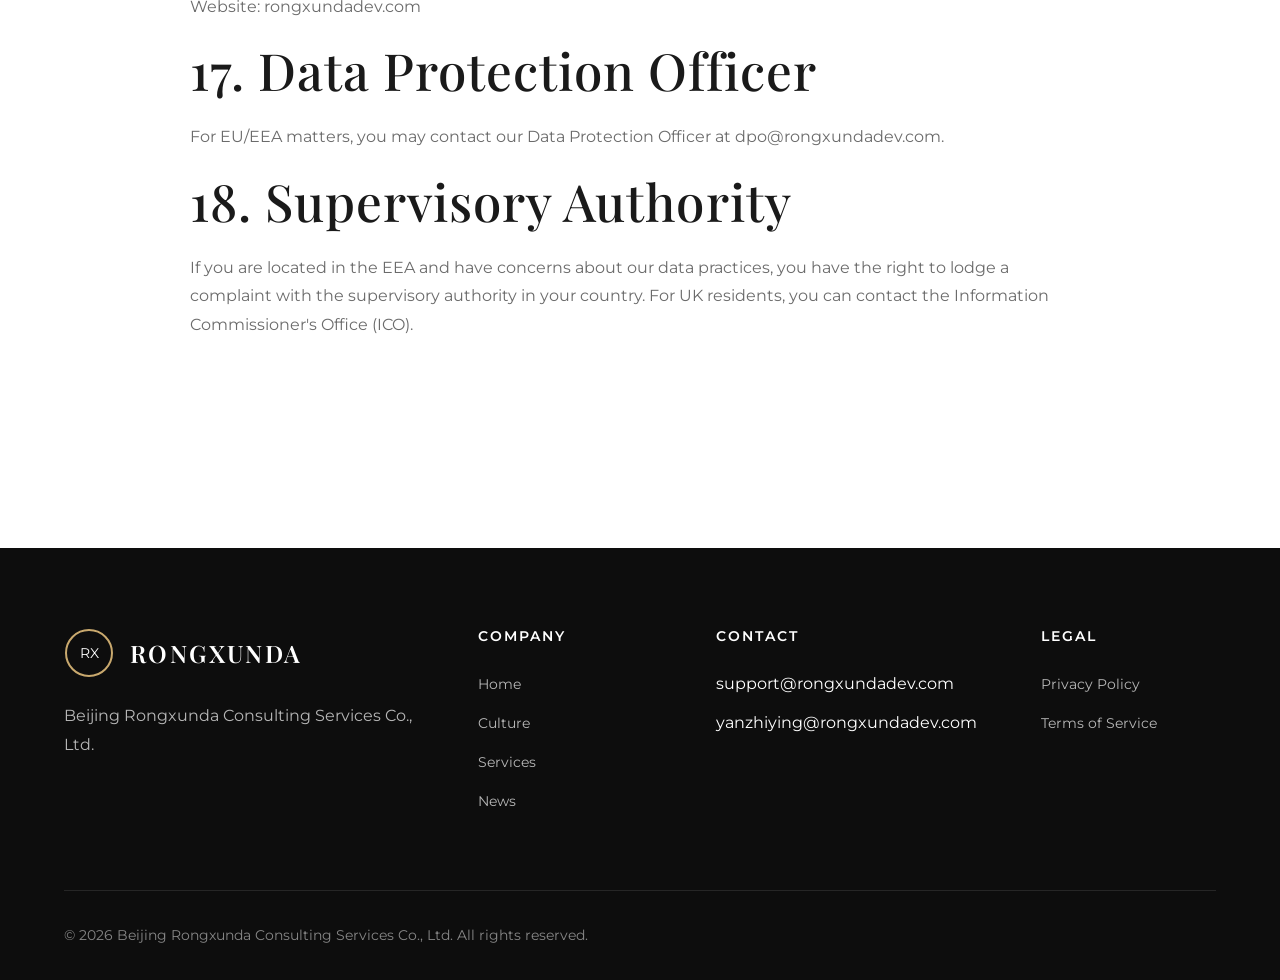
<file: privacy-policy.html>
<!DOCTYPE html>
<html lang="en">
<head>
    <meta charset="UTF-8">
    <meta name="viewport" content="width=device-width, initial-scale=1.0">
    <title>Privacy Policy | Beijing Rongxunda Consulting Services Co., Ltd.</title>
    <meta name="description" content="Privacy Policy for Beijing Rongxunda Consulting Services. Learn how we collect, use, and protect your personal data, including our advertising and mobile app practices.">
    <link rel="canonical" href="https://rongxundadev.com/privacy-policy.html">
    <link rel="icon" type="image/svg+xml" href="data:image/svg+xml,%3Csvg xmlns='http://www.w3.org/2000/svg' viewBox='0 0 100 100'%3E%3Ccircle cx='50' cy='50' r='45' fill='%238b7355'/%3E%3Ctext x='50' y='65' font-size='40' text-anchor='middle' fill='white' font-family='serif'%3ERX%3C/text%3E%3C/svg%3E">
    <link rel="preconnect" href="https://fonts.googleapis.com">
    <link rel="preconnect" href="https://fonts.gstatic.com" crossorigin>
    <link rel="stylesheet" href="css/styles.css">
</head>
<body>
    <header class="header header-scrolled">
        <div class="container">
            <div class="header-inner">
                <a href="index.html" class="logo"><svg viewBox="0 0 50 50"><circle cx="25" cy="25" r="23" fill="none" stroke="#c9a96e" stroke-width="2"/><circle cx="25" cy="25" r="18" fill="none" stroke="#8b7355" stroke-width="1"/><text x="25" y="30" font-size="14" text-anchor="middle" fill="#1a1a1a" font-family="serif" font-weight="600">RX</text></svg><span class="logo-text">Rongxunda</span></a>
                <nav><ul class="nav-menu"><li><a href="index.html" class="nav-link">Home</a></li><li><a href="services.html" class="nav-link">Services</a></li><li><a href="culture.html" class="nav-link">Culture</a></li><li><a href="news.html" class="nav-link">News</a></li><li><a href="contact.html" class="nav-link">Contact</a></li></ul></nav>
            </div>
        </div>
    </header>

    <section class="page-header">
        <div class="container">
            <div class="page-header-content">
                <p class="page-subtitle">Legal</p>
                <h1 class="page-title">Privacy Policy</h1>
                <div class="breadcrumb"><a href="index.html">Home</a><span>/</span><span>Privacy Policy</span></div>
            </div>
        </div>
    </section>

    <section class="section">
        <div class="container">
            <div class="legal-content">
                <p class="last-updated">Last Updated: June 9, 2026</p>

                <h2>1. Introduction</h2>
                <p>Beijing Rongxunda Consulting Services Co., Ltd. ("we," "our," or "us") is committed to protecting your privacy. This Privacy Policy explains how we collect, use, disclose, and safeguard your information when you visit our website at <a href="https://rongxundadev.com">rongxundadev.com</a> (the "Site") or use our mobile applications (the "Apps") available on Google Play and Apple App Store.</p>
                <p>This policy applies to all users of our Site and Apps, including users in the European Economic Area (EEA), United Kingdom, United States, and other jurisdictions worldwide.</p>

                <h2>2. Information We Collect</h2>
                <h3>2.1 Personal Information</h3>
                <p>We may collect the following types of personal information:</p>
                <ul>
                    <li>Name and contact information (email address, phone number, postal address)</li>
                    <li>Account credentials (username, password)</li>
                    <li>Company information (business name, job title, industry)</li>
                    <li>Payment information (when applicable)</li>
                    <li>Communication preferences</li>
                    <li>Device information (device type, operating system, unique device identifiers)</li>
                    <li>Usage data (pages visited, features used, time spent)</li>
                </ul>

                <h3>2.2 Information Collected Automatically</h3>
                <p>When you use our Site or Apps, we automatically collect:</p>
                <ul>
                    <li>IP address and geolocation data</li>
                    <li>Browser type and version</li>
                    <li>Operating system</li>
                    <li>Device identifiers</li>
                    <li>Referring/exit URLs</li>
                    <li>Clickstream data</li>
                    <li>App usage patterns and analytics</li>
                </ul>

                <h2>3. How We Use Your Information</h2>
                <p>We use your information to:</p>
                <ul>
                    <li>Provide, maintain, and improve our services</li>
                    <li>Process transactions and send related information</li>
                    <li>Send promotional communications (with your consent)</li>
                    <li>Respond to your comments, questions, and requests</li>
                    <li>Monitor and analyze usage patterns and trends</li>
                    <li>Personalize and improve your experience</li>
                    <li>Detect, prevent, and address technical issues</li>
                    <li>Comply with legal obligations</li>
                </ul>

                <h2>4. Legal Basis for Processing (GDPR)</h2>
                <p>If you are located in the EEA or UK, we process your personal data based on:</p>
                <ul>
                    <li><strong>Consent:</strong> You have given clear consent for us to process your personal data</li>
                    <li><strong>Contract:</strong> Processing is necessary for a contract we have with you</li>
                    <li><strong>Legal Obligation:</strong> Processing is necessary for us to comply with the law</li>
                    <li><strong>Legitimate Interests:</strong> Processing is necessary for our legitimate interests, provided these are not overridden by your rights</li>
                </ul>

                <h2>5. Cookies and Tracking Technologies</h2>
                <p>We use cookies and similar tracking technologies to collect and track information about your visits to our Site. Types of cookies we use:</p>
                <ul>
                    <li><strong>Essential Cookies:</strong> Required for basic site functionality</li>
                    <li><strong>Analytics Cookies:</strong> Help us understand how visitors use our site</li>
                    <li><strong>Marketing Cookies:</strong> Used to track visitors across websites for advertising purposes</li>
                    <li><strong>Preference Cookies:</strong> Remember your settings and preferences</li>
                </ul>

                <h2>6. Third-Party Services and Advertising</h2>
                <p>Our Apps and Site may include advertising from third-party ad networks. We work with the following advertising and analytics platforms to serve ads and analyze usage:</p>

                <h3>6.1 Advertising Platforms</h3>
                <p>We integrate with the following advertising platforms to display ads within our Apps:</p>
                <ul>
                    <li><strong>Google AdMob:</strong> Google's mobile advertising platform</li>
                    <li><strong>Google AdSense:</strong> For display advertising on our website</li>
                    <li><strong>Facebook Audience Network:</strong> Facebook's mobile ad network</li>
                    <li><strong>Unity Ads:</strong> Unity Technologies' mobile advertising solution</li>
                    <li><strong>AppLovin:</strong> Mobile advertising and monetization platform</li>
                    <li><strong>IronSource:</strong> Mobile app discovery and advertising platform</li>
                    <li><strong>Vungle (by TikTok):</strong> In-app video advertising platform</li>
                    <li><strong>Pangle:</strong> ByteDance's global ad platform</li>
                    <li><strong>Amazon Ads:</strong> Amazon's advertising services</li>
                    <li><strong>MoPub (by AppLovin):</strong> Mobile ad serving and mediation platform</li>
                    <li><strong>Mintegral:</strong> Global mobile advertising platform</li>
                    <li><strong>Chartboost:</strong> Mobile game advertising and monetization</li>
                    <li><strong>Liftoff:</strong> Mobile app acquisition and retargeting platform</li>
                    <li><strong>Adjust:</strong> Mobile measurement and analytics</li>
                    <li><strong>AppsFlyer:</strong> Mobile attribution and analytics</li>
                    <li><strong>Branch:</strong> Cross-platform linking and attribution</li>
                    <li><strong>HyprMX:</strong> Premium mobile advertising</li>
                    <li><strong>Ogury:</strong> Privacy-focused mobile advertising</li>
                    <li><strong>Publicis Media:</strong> Global media consultancy</li>
                    <li><strong>The Trade Desk:</strong> Programmatic advertising platform</li>
                </ul>

                <h3>6.2 Types of Advertisements in Our Apps</h3>
                <p>Our Apps may display the following types of advertisements:</p>
                <ul>
                    <li><strong>Splash Ads (Splash Screen Ads):</strong> Full-screen advertisements displayed when the app launches or during transitions</li>
                    <li><strong>Rewarded Video Ads:</strong> Video advertisements that users can watch voluntarily in exchange for in-app rewards (coins, additional features, extended usage)</li>
                    <li><strong>Interstitial Ads:</strong> Full-screen advertisements displayed at natural pause points in the app flow (between levels, after completing tasks)</li>
                    <li><strong>Banner Ads:</strong> Rectangular advertisements displayed at the top or bottom of the screen during app usage</li>
                    <li><strong>Native Ads:</strong> Advertisements designed to match the visual style and format of the app content</li>
                    <li><strong>Playable Ads:</strong> Interactive advertisements that allow users to preview apps before downloading</li>
                </ul>

                <h3>6.3 Data Sharing with Advertising Partners</h3>
                <p>Our advertising partners may collect and use the following data:</p>
                <ul>
                    <li>Device identifiers (GAID, IDFA)</li>
                    <li>IP address and approximate location</li>
                    <li>App usage data and behavioral patterns</li>
                    <li>Click-through data and conversion tracking</li>
                    <li>Demographic information (age, gender, interests)</li>
                </ul>
                <p>These partners use this data to:</p>
                <ul>
                    <li>Display relevant advertisements based on your interests</li>
                    <li>Measure advertising effectiveness</li>
                    <li>Prevent fraudulent clicks and impressions</li>
                    <li>Target and retarget users across apps and websites</li>
                    <li>Build user profiles for advertising purposes</li>
                </ul>

                <h3>6.4 Advertising Compliance</h3>
                <p>We ensure our advertising practices comply with:</p>
                <ul>
                    <li><strong>Google Play Developer Program Policies:</strong> All ads in our apps comply with Google Play policies, including proper ad labeling, appropriate content, and user experience standards</li>
                    <li><strong>Apple App Store Review Guidelines:</strong> Our apps adhere to Apple's advertising guidelines, including proper ad implementation and user privacy protection</li>
                    <li><strong>GDPR (EU):</strong> We provide transparency about data collection and obtain consent where required for advertising purposes</li>
                    <li><strong>CCPA (California):</strong> California residents have the right to opt-out of the sale of their personal information for advertising</li>
                    <li><strong>COPPA (Children):</strong> We do not knowingly collect data from children under 13 (US) or 16 (EU) for advertising purposes</li>
                    <li><strong>LGPD (Brazil):</strong> Compliance with Brazil's data protection law for advertising practices</li>
                    <li><strong>PIPEDA (Canada):</strong> Adhering to Canadian privacy principles for advertising data collection</li>
                    <li><strong>Privacy Laws in All Operating Jurisdictions:</strong> Compliance with local privacy regulations in all countries where our apps are available</li>
                </ul>

                <h3>6.5 Controlling Personalized Advertising</h3>
                <p>You can control personalized advertising through the following methods:</p>
                <ul>
                    <li><strong>Device Settings:</strong> iOS users can enable "Limit Ad Tracking" in Settings > Privacy > Advertising. Android users can disable ad personalization in Settings > Google > Ads</li>
                    <li><strong>Opt-Out Links:</strong> Visit <a href="https://www.youradchoices.com/control" target="_blank" rel="noopener">Your Ad Choices</a> or <a href="https://adssettings.google.com/" target="_blank" rel="noopener">Google Ads Settings</a> to opt out of targeted advertising</li>
                    <li><strong>In-App Settings:</strong> Some of our apps offer in-app settings to control ad preferences</li>
                    <li><strong>DAA Opt-Out:</strong> Visit the Digital Advertising Alliance website to opt out of targeted advertising from participating companies</li>
                </ul>

                <h2>7. Data Security</h2>
                <p>We implement appropriate technical and organizational measures to protect your personal data, including:</p>
                <ul>
                    <li>Encryption of data in transit and at rest</li>
                    <li>Regular security assessments and audits</li>
                    <li>Access controls and authentication measures</li>
                    <li>Employee training on data protection</li>
                    <li>Incident response procedures</li>
                </ul>

                <h2>8. International Data Transfers</h2>
                <p>Your information may be transferred to and processed in countries outside your country of residence, including China. When we transfer data internationally, we ensure appropriate safeguards are in place:</p>
                <ul>
                    <li>Standard Contractual Clauses (SCCs) approved by the European Commission</li>
                    <li>Binding Corporate Rules for intra-group transfers</li>
                    <li>Certification mechanisms and codes of conduct</li>
                    <li>Compliance with applicable data protection laws</li>
                </ul>

                <h2>9. Children's Privacy</h2>
                <p>Our services are not directed to children under the age of 13 (sixteen in the European Union). We do not knowingly collect personal information from children under these ages. If we become aware that we have collected personal data from a child under the applicable age without parental consent, we will take steps to delete that information promptly.</p>
                <p>In accordance with COPPA (Children's Online Privacy Protection Act), we:</p>
                <ul>
                    <li>Do not knowingly collect personal information from children under 13</li>
                    <li>Do not use interest-based advertising directed at children</li>
                    <li>Do not share personal information of children with third-party advertisers</li>
                    <li>Provide clear privacy notices for parental review</li>
                </ul>

                <h2>10. Your Rights Under GDPR (EEA/UK)</h2>
                <p>If you are located in the EEA or UK, you have the right to:</p>
                <ul>
                    <li><strong>Access:</strong> Request a copy of your personal data</li>
                    <li><strong>Rectification:</strong> Request correction of inaccurate data</li>
                    <li><strong>Erasure:</strong> Request deletion of your personal data ("right to be forgotten")</li>
                    <li><strong>Restriction:</strong> Request restriction of processing</li>
                    <li><strong>Portability:</strong> Receive your data in a portable format</li>
                    <li><strong>Object:</strong> Object to processing based on legitimate interests</li>
                    <li><strong>Withdraw Consent:</strong> Withdraw consent at any time</li>
                </ul>
                <p>To exercise these rights, contact us at <a href="mailto:support@rongxundadev.com">support@rongxundadev.com</a>.</p>

                <h2>11. Your Rights Under CCPA (California)</h2>
                <p>California residents have additional rights under the California Consumer Privacy Act (CCPA):</p>
                <ul>
                    <li><strong>Right to Know:</strong> Know what personal information is collected about you</li>
                    <li><strong>Right to Delete:</strong> Request deletion of your personal information</li>
                    <li><strong>Right to Opt-Out:</strong> Opt out of the sale of your personal information</li>
                    <li><strong>Right to Non-Discrimination:</strong> Not be discriminated against for exercising your rights</li>
                </ul>
                <p>To exercise your CCPA rights, email us at <a href="mailto:support@rongxundadev.com">support@rongxundadev.com</a> or call us.</p>

                <h2>12. Your Rights Under Other Jurisdictions</h2>
                <p>We comply with privacy laws in all jurisdictions where we operate, including:</p>
                <ul>
                    <li><strong>Brazil (LGPD):</strong> Lei Geral de Proteção de Dados compliance</li>
                    <li><strong>Canada (PIPEDA):</strong> Personal Information Protection and Electronic Documents Act compliance</li>
                    <li><strong>Australia (Privacy Act):</strong> Australian Privacy Principles compliance</li>
                    <li><strong>Japan (APPI):</strong> Act on Protection of Personal Information compliance</li>
                    <li><strong>South Korea (PIPA):</strong> Personal Information Protection Act compliance</li>
                    <li><strong>India (PDP Bill):</strong> Compliance with India's data protection regulations</li>
                </ul>

                <h2>13. Data Retention</h2>
                <p>We retain your personal information for as long as necessary to fulfill the purposes outlined in this policy, unless a longer retention period is required by law. When information is no longer needed, we securely delete or anonymize it.</p>

                <h2>14. Third-Party Links</h2>
                <p>Our Site may contain links to third-party websites and services. We are not responsible for the privacy practices of these third parties. We encourage you to review their privacy policies before providing any personal information.</p>

                <h2>15. Changes to This Policy</h2>
                <p>We may update this Privacy Policy from time to time. We will notify you of any changes by posting the new policy on this page and updating the "Last Updated" date. For significant changes, we will provide additional notice through email or in-app notifications.</p>

                <h2>16. Contact Us</h2>
                <p>If you have any questions about this Privacy Policy or our data practices, please contact us:</p>
                <div class="contact-info-box">
                    <p><strong>Beijing Rongxunda Consulting Services Co., Ltd.</strong></p>
                    <p>Room 1021151, Miyun Town People's Government<br>
                    No. 9 Party School Road, Miyun District<br>
                    Beijing, 100000, China</p>
                    <p>Email: <a href="mailto:support@rongxundadev.com">support@rongxundadev.com</a></p>
                    <p>Enterprise Clients: <a href="mailto:yanzhiying@rongxundadev.com">yanzhiying@rongxundadev.com</a></p>
                    <p>Website: <a href="https://rongxundadev.com">rongxundadev.com</a></p>
                </div>

                <h2>17. Data Protection Officer</h2>
                <p>For EU/EEA matters, you may contact our Data Protection Officer at <a href="mailto:dpo@rongxundadev.com">dpo@rongxundadev.com</a>.</p>

                <h2>18. Supervisory Authority</h2>
                <p>If you are located in the EEA and have concerns about our data practices, you have the right to lodge a complaint with the supervisory authority in your country. For UK residents, you can contact the Information Commissioner's Office (ICO).</p>
            </div>
        </div>
    </section>

    <footer class="footer">
        <div class="container">
            <div class="footer-grid">
                <div class="footer-about"><a href="index.html" class="logo"><svg viewBox="0 0 50 50"><circle cx="25" cy="25" r="23" fill="none" stroke="#c9a96e" stroke-width="2"/><text x="25" y="30" font-size="14" text-anchor="middle" fill="white">RX</text></svg><span class="logo-text">Rongxunda</span></a><p>Beijing Rongxunda Consulting Services Co., Ltd.</p></div>
                <div class="footer-column"><h4>Company</h4><ul class="footer-links"><li><a href="index.html">Home</a></li><li><a href="culture.html">Culture</a></li><li><a href="services.html">Services</a></li><li><a href="news.html">News</a></li></ul></div>
                <div class="footer-column"><h4>Contact</h4><ul class="footer-links"><li>support@rongxundadev.com</li><li>yanzhiying@rongxundadev.com</li></ul></div>
                <div class="footer-column"><h4>Legal</h4><ul class="footer-links"><li><a href="privacy-policy.html">Privacy Policy</a></li><li><a href="terms-of-service.html">Terms of Service</a></li></ul></div>
            </div>
            <div class="footer-bottom"><p>&copy; 2026 Beijing Rongxunda Consulting Services Co., Ltd. All rights reserved.</p></div>
        </div>
    </footer>
    <script src="js/main.js"></script>
</body>
</html>
</file>
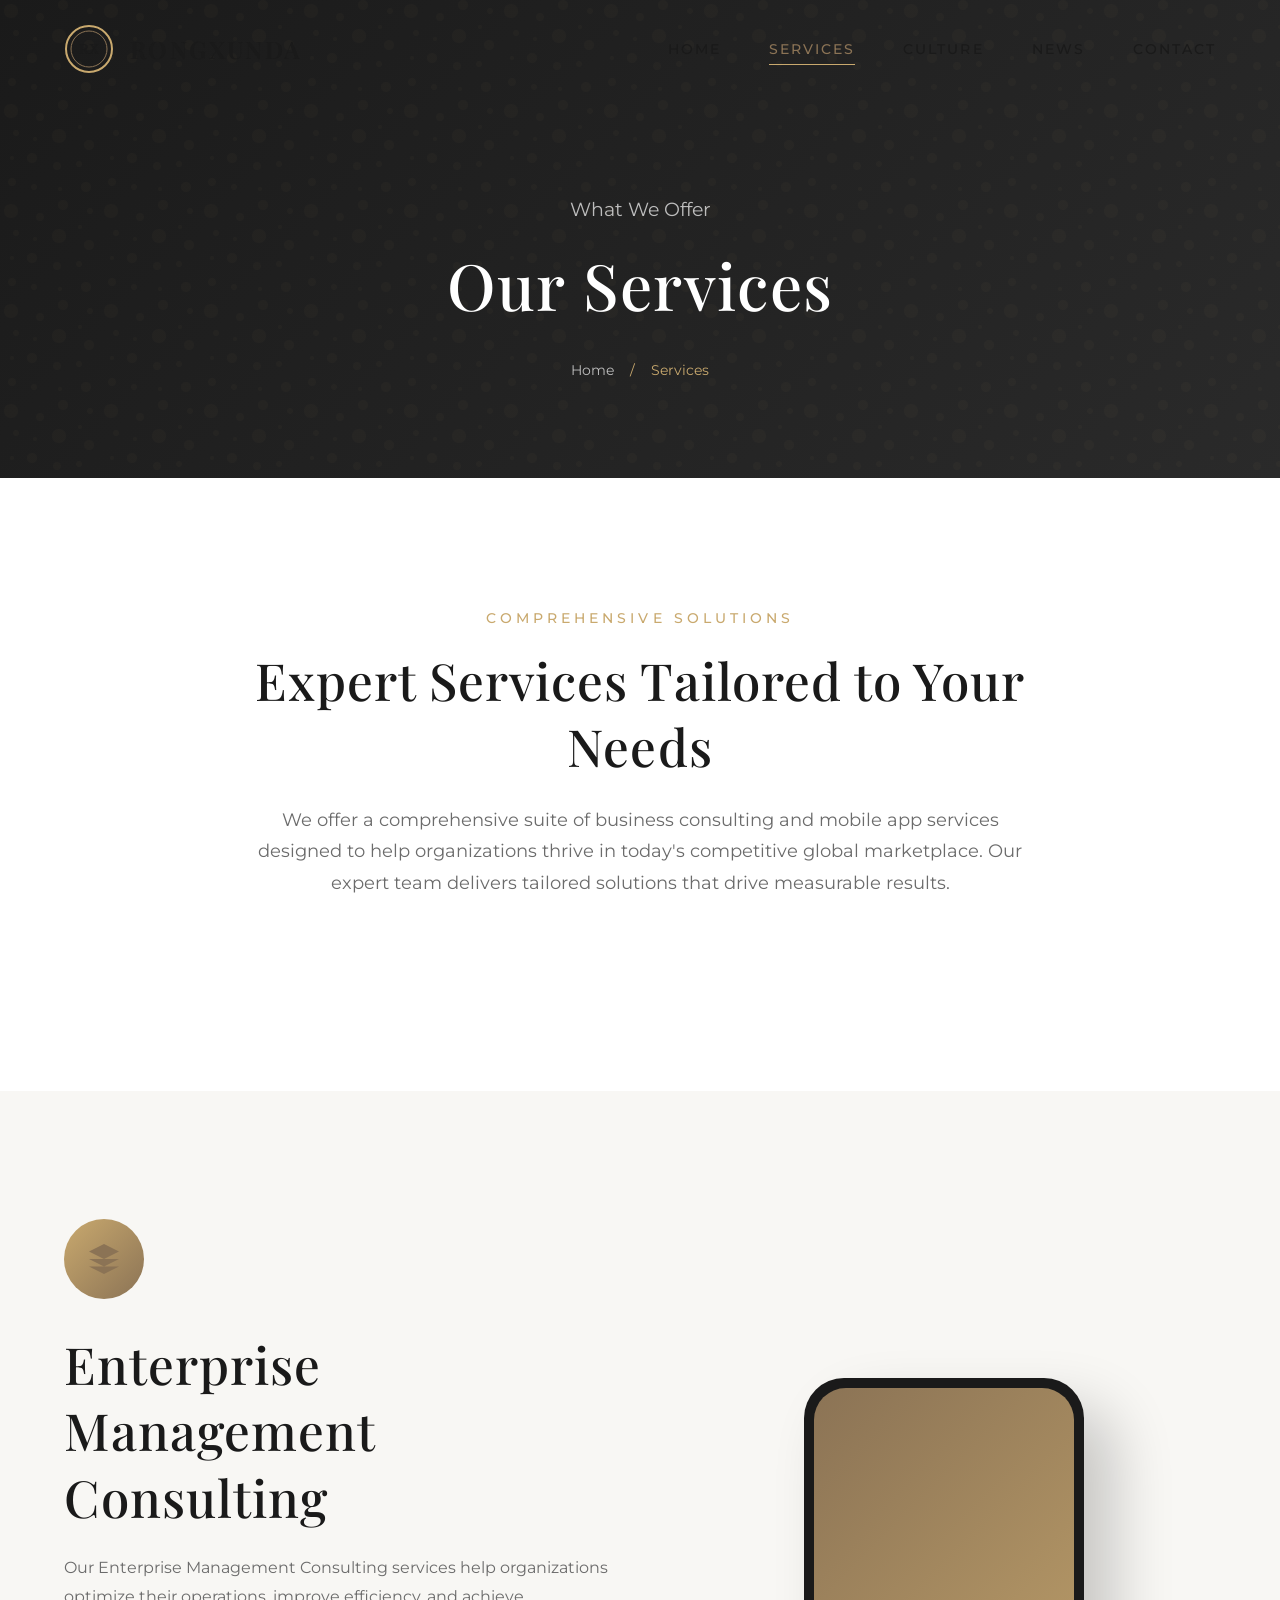
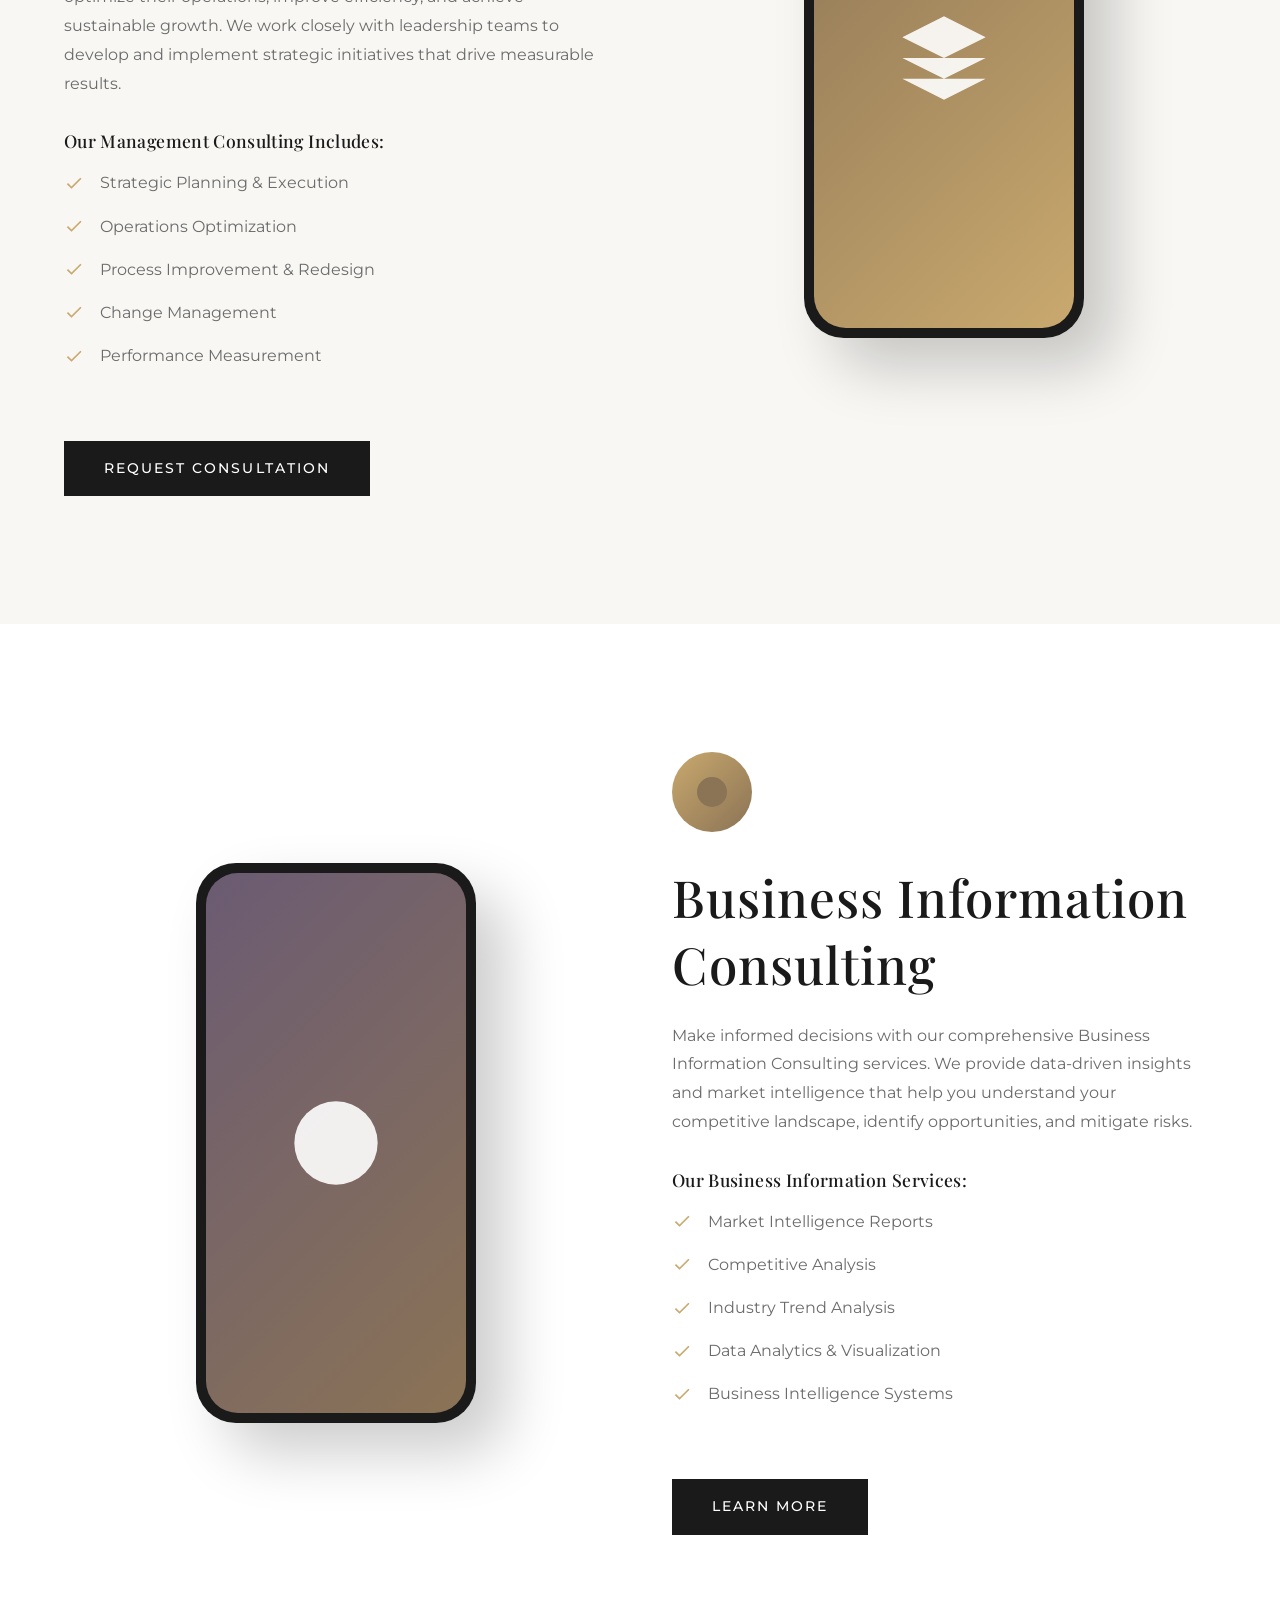
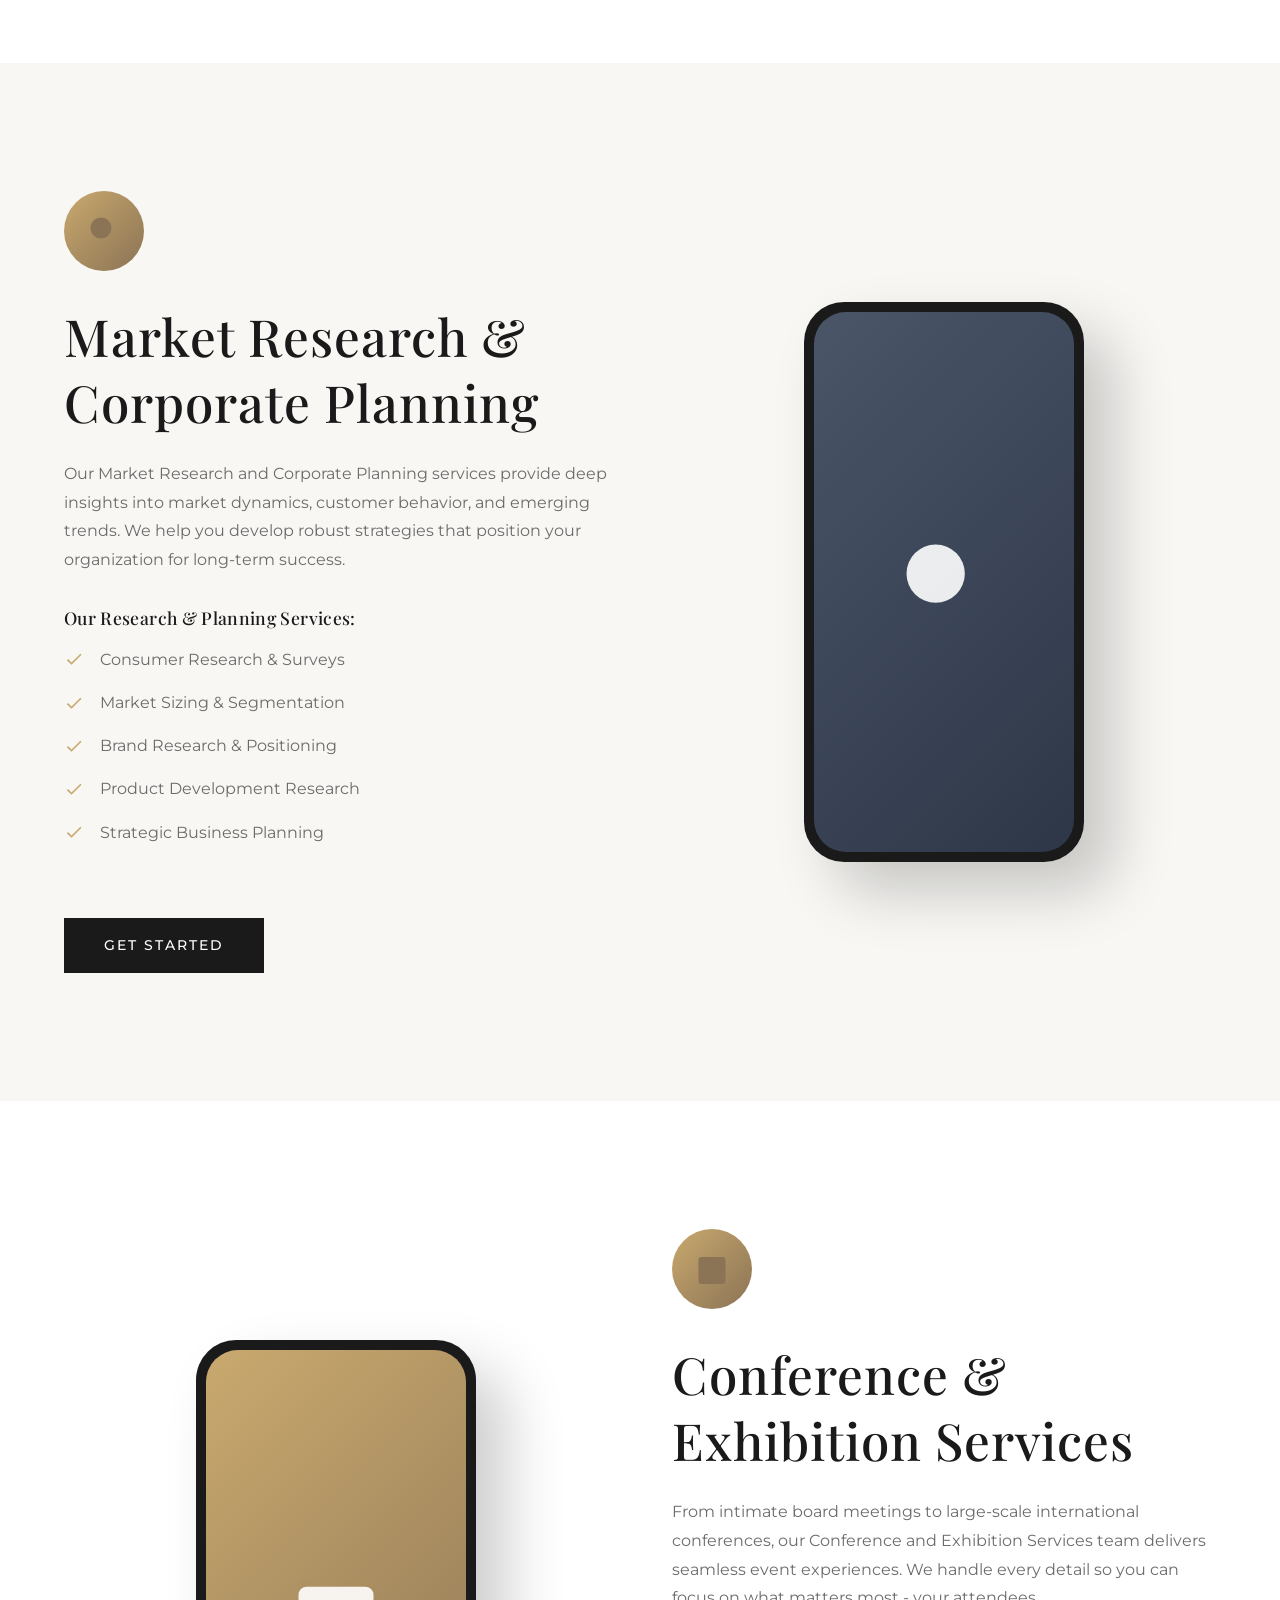
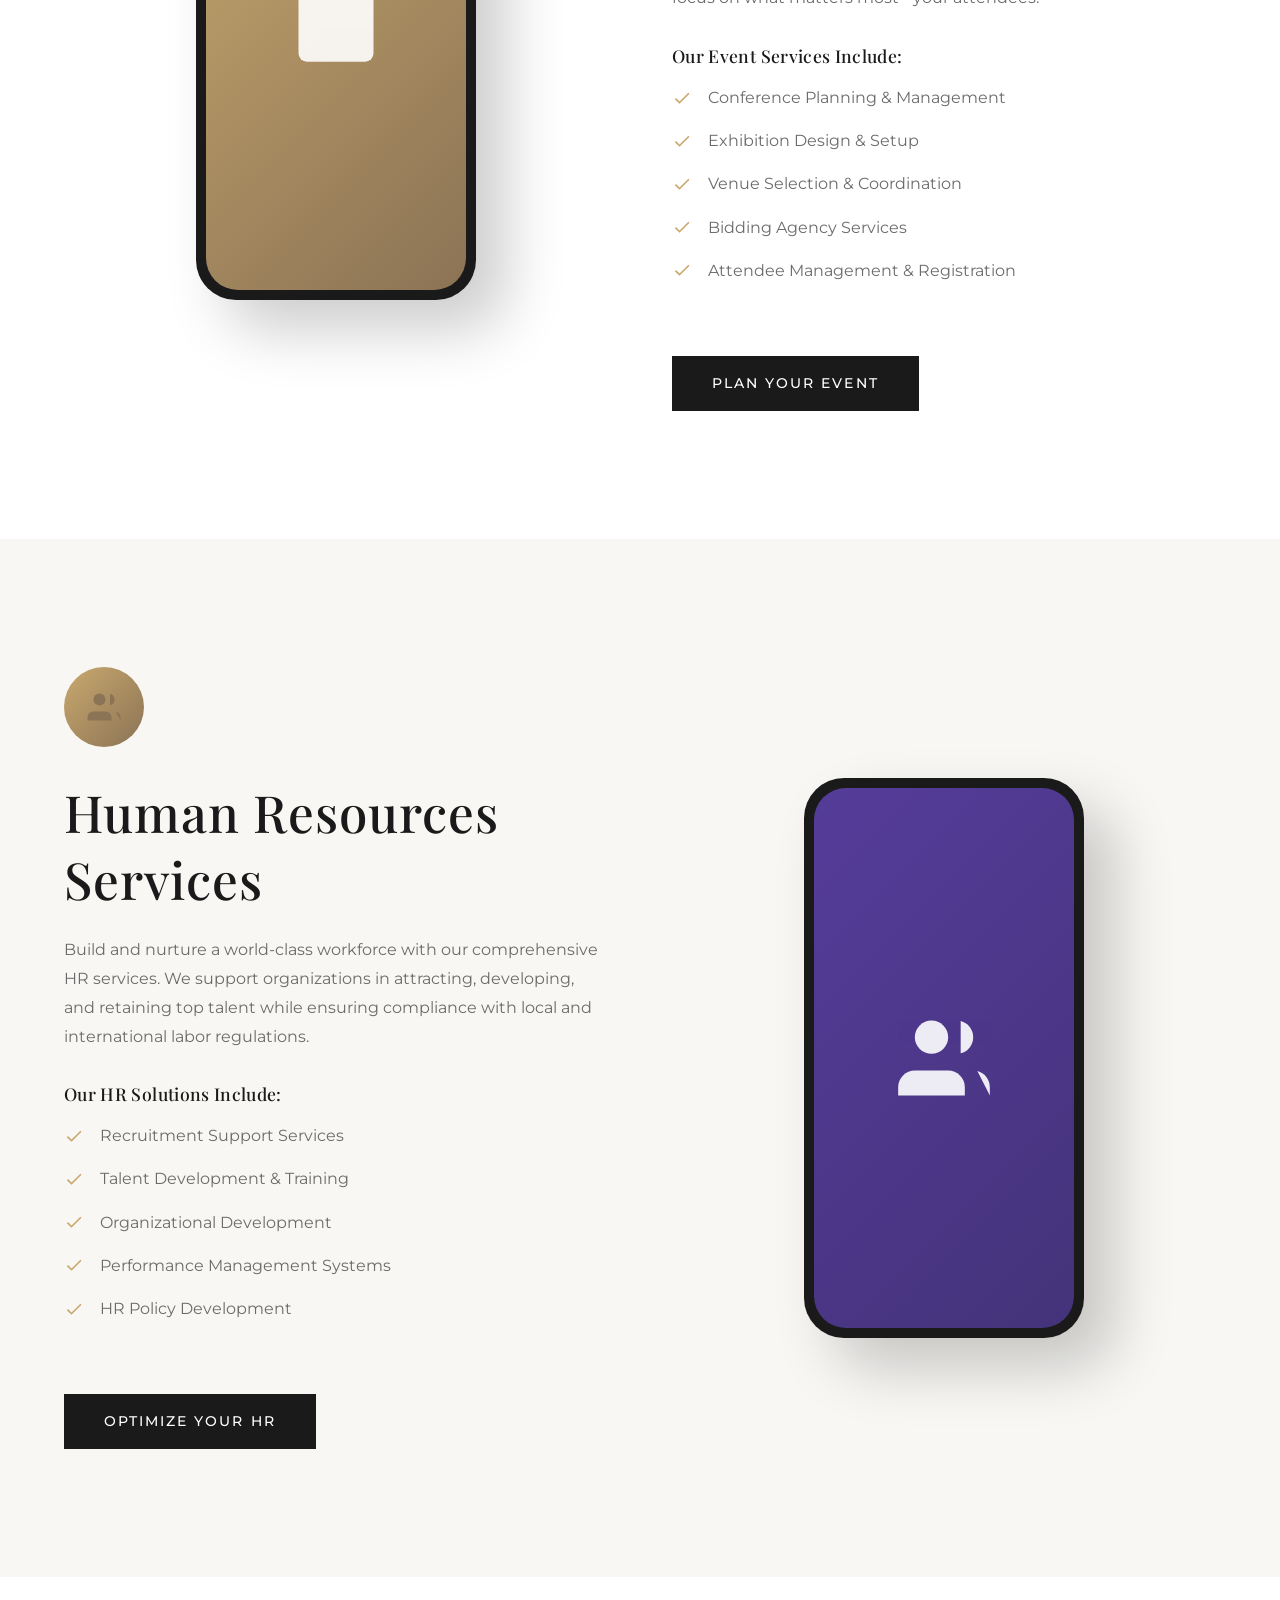
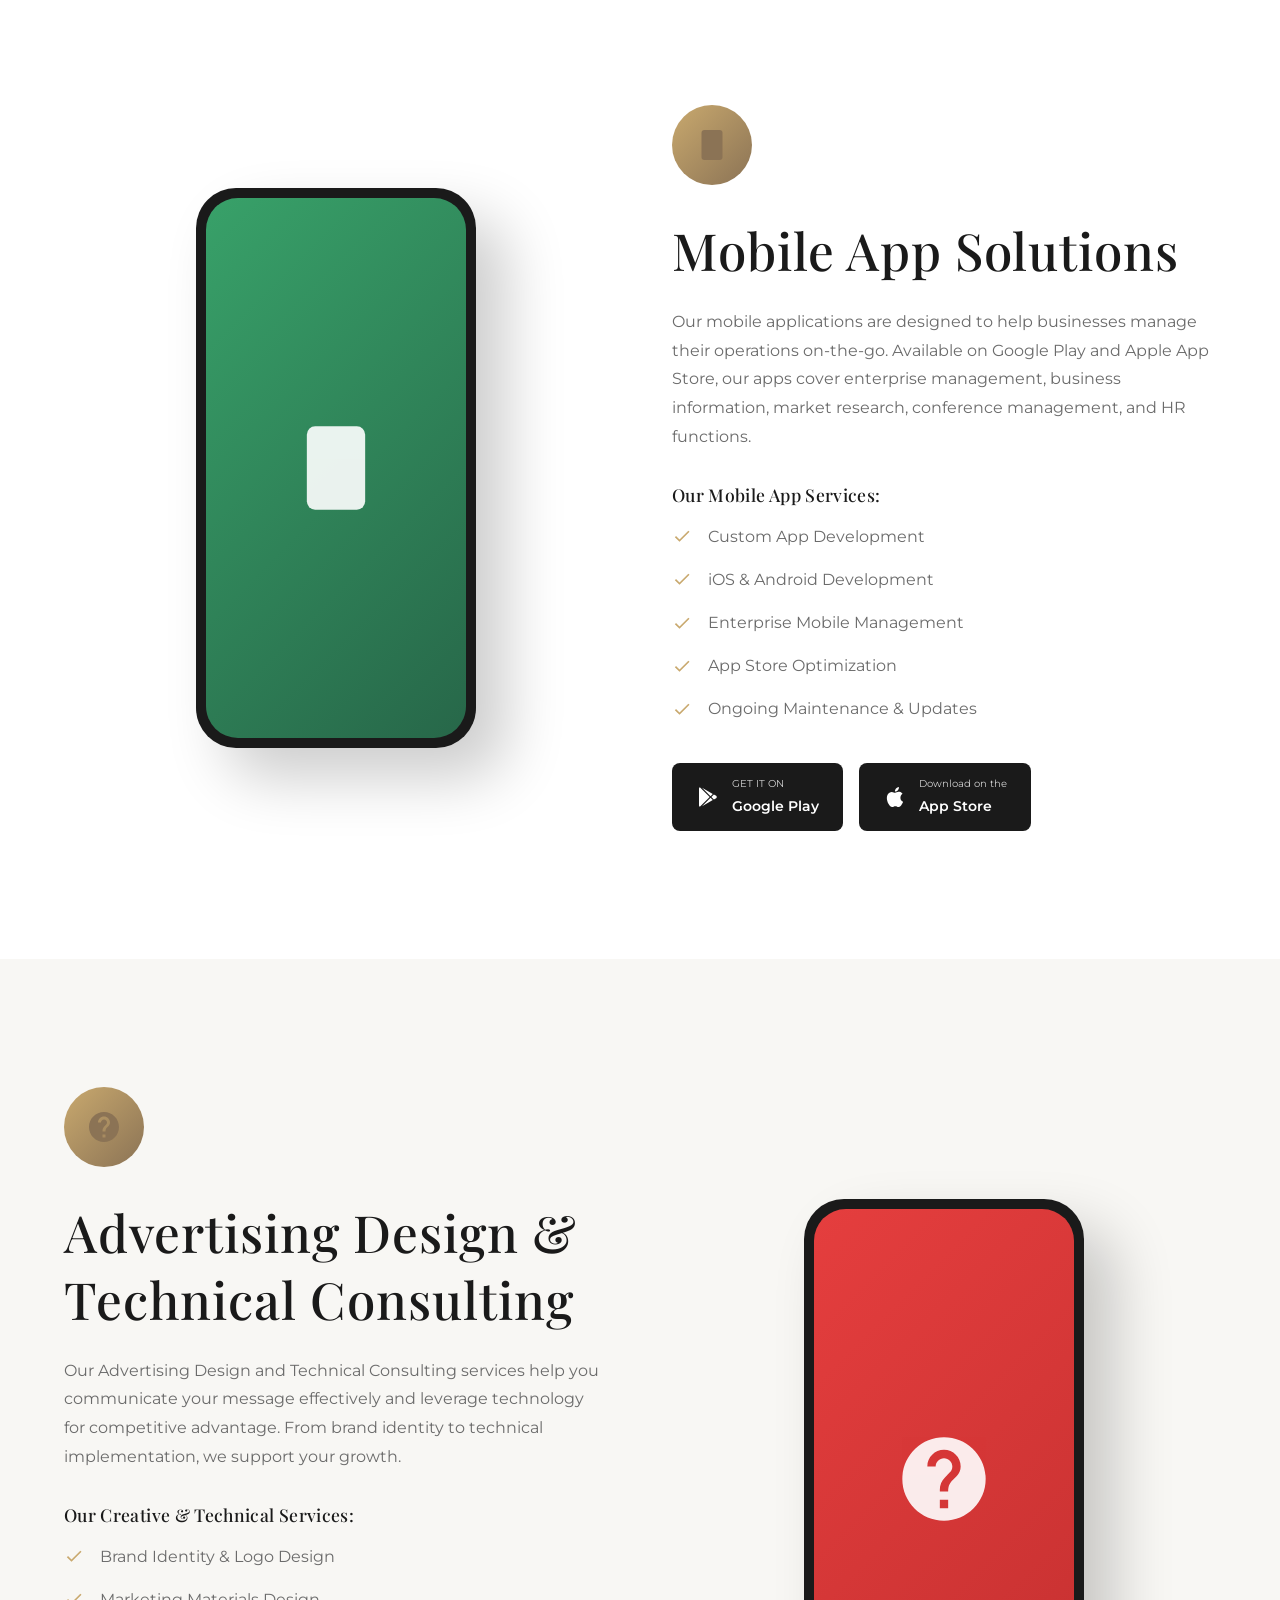
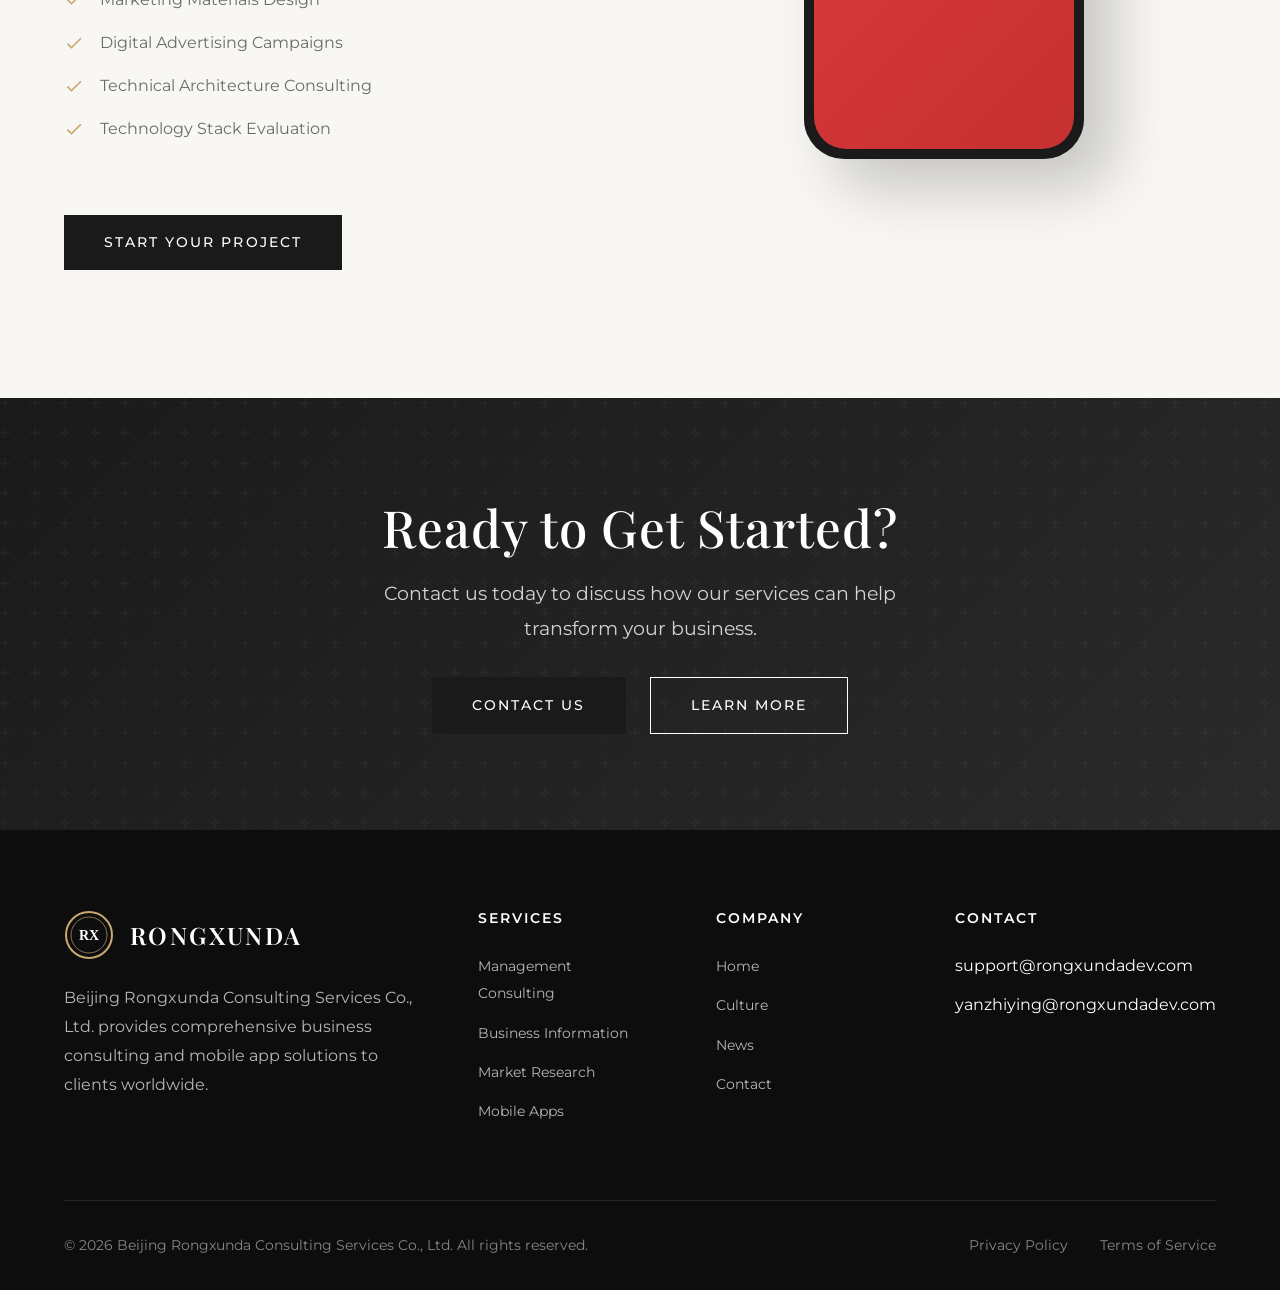
<file: services.html>
<!DOCTYPE html>
<html lang="en">
<head>
    <meta charset="UTF-8">
    <meta name="viewport" content="width=device-width, initial-scale=1.0">
    <title>Our Services | Beijing Rongxunda Consulting Services Co., Ltd.</title>
    <meta name="description" content="Discover comprehensive business consulting services including enterprise management, business information consulting, market research, conference services, HR services, and mobile app solutions.">
    <meta name="robots" content="index, follow">
    <link rel="canonical" href="https://rongxundadev.com/services.html">
    
    <meta property="og:title" content="Our Services | Rongxunda Consulting">
    <meta property="og:description" content="Comprehensive business consulting and mobile app solutions for global markets.">
    <meta property="og:url" content="https://rongxundadev.com/services.html">
    <meta property="og:type" content="website">
    
    <link rel="icon" type="image/svg+xml" href="data:image/svg+xml,%3Csvg xmlns='http://www.w3.org/2000/svg' viewBox='0 0 100 100'%3E%3Ccircle cx='50' cy='50' r='45' fill='%238b7355'/%3E%3Ctext x='50' y='65' font-size='40' text-anchor='middle' fill='white' font-family='serif'%3ERX%3C/text%3E%3C/svg%3E">
    <link rel="preconnect" href="https://fonts.googleapis.com">
    <link rel="preconnect" href="https://fonts.gstatic.com" crossorigin>
    <link rel="stylesheet" href="css/styles.css">
</head>
<body>
    <!-- Header -->
    <header class="header">
        <div class="container">
            <div class="header-inner">
                <a href="index.html" class="logo">
                    <svg viewBox="0 0 50 50" xmlns="http://www.w3.org/2000/svg">
                        <circle cx="25" cy="25" r="23" fill="none" stroke="#c9a96e" stroke-width="2"/>
                        <circle cx="25" cy="25" r="18" fill="none" stroke="#8b7355" stroke-width="1"/>
                        <text x="25" y="30" font-size="14" text-anchor="middle" fill="#1a1a1a" font-family="serif" font-weight="600">RX</text>
                    </svg>
                    <span class="logo-text">Rongxunda</span>
                </a>
                <nav>
                    <ul class="nav-menu">
                        <li><a href="index.html" class="nav-link">Home</a></li>
                        <li><a href="services.html" class="nav-link active">Services</a></li>
                        <li><a href="culture.html" class="nav-link">Culture</a></li>
                        <li><a href="news.html" class="nav-link">News</a></li>
                        <li><a href="contact.html" class="nav-link">Contact</a></li>
                    </ul>
                </nav>
                <div class="menu-toggle">
                    <span></span>
                    <span></span>
                    <span></span>
                </div>
            </div>
        </div>
    </header>

    <!-- Page Header -->
    <section class="page-header">
        <div class="container">
            <div class="page-header-content">
                <p class="page-subtitle">What We Offer</p>
                <h1 class="page-title">Our Services</h1>
                <div class="breadcrumb">
                    <a href="index.html">Home</a>
                    <span>/</span>
                    <span>Services</span>
                </div>
            </div>
        </div>
    </section>

    <!-- Services Introduction -->
    <section class="section">
        <div class="container">
            <div class="section-header fade-in">
                <p class="section-label">Comprehensive Solutions</p>
                <h2 class="section-title">Expert Services Tailored to Your Needs</h2>
                <p class="section-description">
                    We offer a comprehensive suite of business consulting and mobile app services designed to help organizations thrive in today's competitive global marketplace. Our expert team delivers tailored solutions that drive measurable results.
                </p>
            </div>
        </div>
    </section>

    <!-- Service 1: Enterprise Management Consulting -->
    <section id="management" class="section section-light">
        <div class="container">
            <div class="app-showcase">
                <div class="app-content fade-in slide-in-left">
                    <div class="service-icon" style="width: 80px; height: 80px; background: linear-gradient(135deg, var(--color-gold) 0%, var(--color-secondary) 100%); border-radius: 50%; display: flex; align-items: center; justify-content: center; margin-bottom: 2rem;">
                        <svg viewBox="0 0 24 24" width="40" height="40" fill="white">
                            <path d="M12 2L2 7l10 5 10-5-10-5zM2 17l10 5 10-5M2 12l10 5 10-5"/>
                        </svg>
                    </div>
                    <h2>Enterprise Management Consulting</h2>
                    <p>
                        Our Enterprise Management Consulting services help organizations optimize their operations, improve efficiency, and achieve sustainable growth. We work closely with leadership teams to develop and implement strategic initiatives that drive measurable results.
                    </p>
                    <h3 style="font-size: 1.1rem; margin: 1.5rem 0 1rem;">Our Management Consulting Includes:</h3>
                    <ul class="app-features">
                        <li><svg viewBox="0 0 24 24" fill="currentColor"><path d="M9 16.17L4.83 12l-1.42 1.41L9 19 21 7l-1.41-1.41z"/></svg>Strategic Planning & Execution</li>
                        <li><svg viewBox="0 0 24 24" fill="currentColor"><path d="M9 16.17L4.83 12l-1.42 1.41L9 19 21 7l-1.41-1.41z"/></svg>Operations Optimization</li>
                        <li><svg viewBox="0 0 24 24" fill="currentColor"><path d="M9 16.17L4.83 12l-1.42 1.41L9 19 21 7l-1.41-1.41z"/></svg>Process Improvement & Redesign</li>
                        <li><svg viewBox="0 0 24 24" fill="currentColor"><path d="M9 16.17L4.83 12l-1.42 1.41L9 19 21 7l-1.41-1.41z"/></svg>Change Management</li>
                        <li><svg viewBox="0 0 24 24" fill="currentColor"><path d="M9 16.17L4.83 12l-1.42 1.41L9 19 21 7l-1.41-1.41z"/></svg>Performance Measurement</li>
                    </ul>
                    <a href="contact.html" class="btn btn-primary" style="margin-top: 2rem;">Request Consultation</a>
                </div>
                <div class="app-screenshots fade-in slide-in-right">
                    <div class="app-phone" style="transform: none;">
                        <div class="app-phone-screen">
                            <svg viewBox="0 0 24 24" width="100" height="100" fill="white">
                                <path d="M12 2L2 7l10 5 10-5-10-5zM2 17l10 5 10-5M2 12l10 5 10-5"/>
                            </svg>
                        </div>
                    </div>
                </div>
            </div>
        </div>
    </section>

    <!-- Service 2: Business Information Consulting -->
    <section id="business" class="section">
        <div class="container">
            <div class="app-showcase">
                <div class="app-screenshots fade-in slide-in-left">
                    <div class="app-phone" style="transform: none;">
                        <div class="app-phone-screen" style="background: linear-gradient(135deg, #6b5b73 0%, #8b7355 100%);">
                            <svg viewBox="0 0 24 24" width="100" height="100" fill="white">
                                <circle cx="12" cy="12" r="10"/>
                                <path d="M12 6v6l4 2"/>
                            </svg>
                        </div>
                    </div>
                </div>
                <div class="app-content fade-in slide-in-right">
                    <div class="service-icon" style="width: 80px; height: 80px; background: linear-gradient(135deg, var(--color-gold) 0%, var(--color-secondary) 100%); border-radius: 50%; display: flex; align-items: center; justify-content: center; margin-bottom: 2rem;">
                        <svg viewBox="0 0 24 24" width="40" height="40" fill="white">
                            <circle cx="12" cy="12" r="10"/>
                            <path d="M12 6v6l4 2"/>
                        </svg>
                    </div>
                    <h2>Business Information Consulting</h2>
                    <p>
                        Make informed decisions with our comprehensive Business Information Consulting services. We provide data-driven insights and market intelligence that help you understand your competitive landscape, identify opportunities, and mitigate risks.
                    </p>
                    <h3 style="font-size: 1.1rem; margin: 1.5rem 0 1rem;">Our Business Information Services:</h3>
                    <ul class="app-features">
                        <li><svg viewBox="0 0 24 24" fill="currentColor"><path d="M9 16.17L4.83 12l-1.42 1.41L9 19 21 7l-1.41-1.41z"/></svg>Market Intelligence Reports</li>
                        <li><svg viewBox="0 0 24 24" fill="currentColor"><path d="M9 16.17L4.83 12l-1.42 1.41L9 19 21 7l-1.41-1.41z"/></svg>Competitive Analysis</li>
                        <li><svg viewBox="0 0 24 24" fill="currentColor"><path d="M9 16.17L4.83 12l-1.42 1.41L9 19 21 7l-1.41-1.41z"/></svg>Industry Trend Analysis</li>
                        <li><svg viewBox="0 0 24 24" fill="currentColor"><path d="M9 16.17L4.83 12l-1.42 1.41L9 19 21 7l-1.41-1.41z"/></svg>Data Analytics & Visualization</li>
                        <li><svg viewBox="0 0 24 24" fill="currentColor"><path d="M9 16.17L4.83 12l-1.42 1.41L9 19 21 7l-1.41-1.41z"/></svg>Business Intelligence Systems</li>
                    </ul>
                    <a href="contact.html" class="btn btn-primary" style="margin-top: 2rem;">Learn More</a>
                </div>
            </div>
        </div>
    </section>

    <!-- Service 3: Market Research -->
    <section id="market" class="section section-light">
        <div class="container">
            <div class="app-showcase">
                <div class="app-content fade-in slide-in-left">
                    <div class="service-icon" style="width: 80px; height: 80px; background: linear-gradient(135deg, var(--color-gold) 0%, var(--color-secondary) 100%); border-radius: 50%; display: flex; align-items: center; justify-content: center; margin-bottom: 2rem;">
                        <svg viewBox="0 0 24 24" width="40" height="40" fill="white">
                            <path d="M21 21l-6-6m2-5a7 7 0 11-14 0 7 7 0 0114 0z"/>
                        </svg>
                    </div>
                    <h2>Market Research & Corporate Planning</h2>
                    <p>
                        Our Market Research and Corporate Planning services provide deep insights into market dynamics, customer behavior, and emerging trends. We help you develop robust strategies that position your organization for long-term success.
                    </p>
                    <h3 style="font-size: 1.1rem; margin: 1.5rem 0 1rem;">Our Research & Planning Services:</h3>
                    <ul class="app-features">
                        <li><svg viewBox="0 0 24 24" fill="currentColor"><path d="M9 16.17L4.83 12l-1.42 1.41L9 19 21 7l-1.41-1.41z"/></svg>Consumer Research & Surveys</li>
                        <li><svg viewBox="0 0 24 24" fill="currentColor"><path d="M9 16.17L4.83 12l-1.42 1.41L9 19 21 7l-1.41-1.41z"/></svg>Market Sizing & Segmentation</li>
                        <li><svg viewBox="0 0 24 24" fill="currentColor"><path d="M9 16.17L4.83 12l-1.42 1.41L9 19 21 7l-1.41-1.41z"/></svg>Brand Research & Positioning</li>
                        <li><svg viewBox="0 0 24 24" fill="currentColor"><path d="M9 16.17L4.83 12l-1.42 1.41L9 19 21 7l-1.41-1.41z"/></svg>Product Development Research</li>
                        <li><svg viewBox="0 0 24 24" fill="currentColor"><path d="M9 16.17L4.83 12l-1.42 1.41L9 19 21 7l-1.41-1.41z"/></svg>Strategic Business Planning</li>
                    </ul>
                    <a href="contact.html" class="btn btn-primary" style="margin-top: 2rem;">Get Started</a>
                </div>
                <div class="app-screenshots fade-in slide-in-right">
                    <div class="app-phone" style="transform: none;">
                        <div class="app-phone-screen" style="background: linear-gradient(135deg, #4a5568 0%, #2d3748 100%);">
                            <svg viewBox="0 0 24 24" width="100" height="100" fill="white">
                                <path d="M21 21l-6-6m2-5a7 7 0 11-14 0 7 7 0 0114 0z"/>
                            </svg>
                        </div>
                    </div>
                </div>
            </div>
        </div>
    </section>

    <!-- Service 4: Conference & Exhibition -->
    <section id="conference" class="section">
        <div class="container">
            <div class="app-showcase">
                <div class="app-screenshots fade-in slide-in-left">
                    <div class="app-phone" style="transform: none;">
                        <div class="app-phone-screen" style="background: linear-gradient(135deg, #c9a96e 0%, #8b7355 100%);">
                            <svg viewBox="0 0 24 24" width="100" height="100" fill="white">
                                <rect x="3" y="4" width="18" height="18" rx="2"/>
                                <path d="M16 2v4M8 2v4M3 10h18"/>
                            </svg>
                        </div>
                    </div>
                </div>
                <div class="app-content fade-in slide-in-right">
                    <div class="service-icon" style="width: 80px; height: 80px; background: linear-gradient(135deg, var(--color-gold) 0%, var(--color-secondary) 100%); border-radius: 50%; display: flex; align-items: center; justify-content: center; margin-bottom: 2rem;">
                        <svg viewBox="0 0 24 24" width="40" height="40" fill="white">
                            <rect x="3" y="4" width="18" height="18" rx="2"/>
                            <path d="M16 2v4M8 2v4M3 10h18"/>
                        </svg>
                    </div>
                    <h2>Conference & Exhibition Services</h2>
                    <p>
                        From intimate board meetings to large-scale international conferences, our Conference and Exhibition Services team delivers seamless event experiences. We handle every detail so you can focus on what matters most - your attendees.
                    </p>
                    <h3 style="font-size: 1.1rem; margin: 1.5rem 0 1rem;">Our Event Services Include:</h3>
                    <ul class="app-features">
                        <li><svg viewBox="0 0 24 24" fill="currentColor"><path d="M9 16.17L4.83 12l-1.42 1.41L9 19 21 7l-1.41-1.41z"/></svg>Conference Planning & Management</li>
                        <li><svg viewBox="0 0 24 24" fill="currentColor"><path d="M9 16.17L4.83 12l-1.42 1.41L9 19 21 7l-1.41-1.41z"/></svg>Exhibition Design & Setup</li>
                        <li><svg viewBox="0 0 24 24" fill="currentColor"><path d="M9 16.17L4.83 12l-1.42 1.41L9 19 21 7l-1.41-1.41z"/></svg>Venue Selection & Coordination</li>
                        <li><svg viewBox="0 0 24 24" fill="currentColor"><path d="M9 16.17L4.83 12l-1.42 1.41L9 19 21 7l-1.41-1.41z"/></svg>Bidding Agency Services</li>
                        <li><svg viewBox="0 0 24 24" fill="currentColor"><path d="M9 16.17L4.83 12l-1.42 1.41L9 19 21 7l-1.41-1.41z"/></svg>Attendee Management & Registration</li>
                    </ul>
                    <a href="contact.html" class="btn btn-primary" style="margin-top: 2rem;">Plan Your Event</a>
                </div>
            </div>
        </div>
    </section>

    <!-- Service 5: HR Services -->
    <section id="hr" class="section section-light">
        <div class="container">
            <div class="app-showcase">
                <div class="app-content fade-in slide-in-left">
                    <div class="service-icon" style="width: 80px; height: 80px; background: linear-gradient(135deg, var(--color-gold) 0%, var(--color-secondary) 100%); border-radius: 50%; display: flex; align-items: center; justify-content: center; margin-bottom: 2rem;">
                        <svg viewBox="0 0 24 24" width="40" height="40" fill="white">
                            <path d="M17 21v-2a4 4 0 00-4-4H5a4 4 0 00-4 4v2"/>
                            <circle cx="9" cy="7" r="4"/>
                            <path d="M23 21v-2a4 4 0 00-3-3.87M16 3.13a4 4 0 010 7.75"/>
                        </svg>
                    </div>
                    <h2>Human Resources Services</h2>
                    <p>
                        Build and nurture a world-class workforce with our comprehensive HR services. We support organizations in attracting, developing, and retaining top talent while ensuring compliance with local and international labor regulations.
                    </p>
                    <h3 style="font-size: 1.1rem; margin: 1.5rem 0 1rem;">Our HR Solutions Include:</h3>
                    <ul class="app-features">
                        <li><svg viewBox="0 0 24 24" fill="currentColor"><path d="M9 16.17L4.83 12l-1.42 1.41L9 19 21 7l-1.41-1.41z"/></svg>Recruitment Support Services</li>
                        <li><svg viewBox="0 0 24 24" fill="currentColor"><path d="M9 16.17L4.83 12l-1.42 1.41L9 19 21 7l-1.41-1.41z"/></svg>Talent Development & Training</li>
                        <li><svg viewBox="0 0 24 24" fill="currentColor"><path d="M9 16.17L4.83 12l-1.42 1.41L9 19 21 7l-1.41-1.41z"/></svg>Organizational Development</li>
                        <li><svg viewBox="0 0 24 24" fill="currentColor"><path d="M9 16.17L4.83 12l-1.42 1.41L9 19 21 7l-1.41-1.41z"/></svg>Performance Management Systems</li>
                        <li><svg viewBox="0 0 24 24" fill="currentColor"><path d="M9 16.17L4.83 12l-1.42 1.41L9 19 21 7l-1.41-1.41z"/></svg>HR Policy Development</li>
                    </ul>
                    <a href="contact.html" class="btn btn-primary" style="margin-top: 2rem;">Optimize Your HR</a>
                </div>
                <div class="app-screenshots fade-in slide-in-right">
                    <div class="app-phone" style="transform: none;">
                        <div class="app-phone-screen" style="background: linear-gradient(135deg, #553c9a 0%, #44337a 100%);">
                            <svg viewBox="0 0 24 24" width="100" height="100" fill="white">
                                <path d="M17 21v-2a4 4 0 00-4-4H5a4 4 0 00-4 4v2"/>
                                <circle cx="9" cy="7" r="4"/>
                                <path d="M23 21v-2a4 4 0 00-3-3.87M16 3.13a4 4 0 010 7.75"/>
                            </svg>
                        </div>
                    </div>
                </div>
            </div>
        </div>
    </section>

    <!-- Service 6: Mobile App Solutions -->
    <section id="mobile" class="section">
        <div class="container">
            <div class="app-showcase">
                <div class="app-screenshots fade-in slide-in-left">
                    <div class="app-phone" style="transform: none;">
                        <div class="app-phone-screen" style="background: linear-gradient(135deg, #38a169 0%, #276749 100%);">
                            <svg viewBox="0 0 24 24" width="100" height="100" fill="white">
                                <rect x="5" y="2" width="14" height="20" rx="2"/>
                                <path d="M12 18h.01"/>
                            </svg>
                        </div>
                    </div>
                </div>
                <div class="app-content fade-in slide-in-right">
                    <div class="service-icon" style="width: 80px; height: 80px; background: linear-gradient(135deg, var(--color-gold) 0%, var(--color-secondary) 100%); border-radius: 50%; display: flex; align-items: center; justify-content: center; margin-bottom: 2rem;">
                        <svg viewBox="0 0 24 24" width="40" height="40" fill="white">
                            <rect x="5" y="2" width="14" height="20" rx="2"/>
                            <path d="M12 18h.01"/>
                        </svg>
                    </div>
                    <h2>Mobile App Solutions</h2>
                    <p>
                        Our mobile applications are designed to help businesses manage their operations on-the-go. Available on Google Play and Apple App Store, our apps cover enterprise management, business information, market research, conference management, and HR functions.
                    </p>
                    <h3 style="font-size: 1.1rem; margin: 1.5rem 0 1rem;">Our Mobile App Services:</h3>
                    <ul class="app-features">
                        <li><svg viewBox="0 0 24 24" fill="currentColor"><path d="M9 16.17L4.83 12l-1.42 1.41L9 19 21 7l-1.41-1.41z"/></svg>Custom App Development</li>
                        <li><svg viewBox="0 0 24 24" fill="currentColor"><path d="M9 16.17L4.83 12l-1.42 1.41L9 19 21 7l-1.41-1.41z"/></svg>iOS & Android Development</li>
                        <li><svg viewBox="0 0 24 24" fill="currentColor"><path d="M9 16.17L4.83 12l-1.42 1.41L9 19 21 7l-1.41-1.41z"/></svg>Enterprise Mobile Management</li>
                        <li><svg viewBox="0 0 24 24" fill="currentColor"><path d="M9 16.17L4.83 12l-1.42 1.41L9 19 21 7l-1.41-1.41z"/></svg>App Store Optimization</li>
                        <li><svg viewBox="0 0 24 24" fill="currentColor"><path d="M9 16.17L4.83 12l-1.42 1.41L9 19 21 7l-1.41-1.41z"/></svg>Ongoing Maintenance & Updates</li>
                    </ul>
                    <div class="app-badges" style="margin-top: 2rem;">
                        <a href="https://play.google.com/store" target="_blank" rel="noopener" class="store-badge">
                            <svg viewBox="0 0 24 24"><path d="M3,20.5V3.5C3,2.91 3.34,2.39 3.84,2.15L13.69,12L3.84,21.85C3.34,21.6 3,21.09 3,20.5M16.81,15.12L6.05,21.34L14.54,12.85L16.81,15.12M20.16,10.81C20.5,11.08 20.75,11.5 20.75,12C20.75,12.5 20.53,12.9 20.18,13.18L17.89,14.5L15.39,12L17.89,9.5L20.16,10.81M6.05,2.66L16.81,8.88L14.54,11.15L6.05,2.66Z" fill="white"/></svg>
                            <div class="store-badge-text">
                                <span>GET IT ON</span>
                                <strong>Google Play</strong>
                            </div>
                        </a>
                        <a href="https://www.apple.com/app-store/" target="_blank" rel="noopener" class="store-badge">
                            <svg viewBox="0 0 24 24"><path d="M18.71,19.5C17.88,20.74 17,21.95 15.66,21.97C14.32,22 13.89,21.18 12.37,21.18C10.84,21.18 10.37,21.95 9.1,22C7.79,22.05 6.8,20.68 5.96,19.47C4.25,17 2.94,12.45 4.7,9.39C5.57,7.87 7.13,6.91 8.82,6.88C10.1,6.86 11.32,7.75 12.11,7.75C12.89,7.75 14.37,6.68 15.92,6.84C16.57,6.87 18.39,7.1 19.56,8.82C19.47,8.88 17.39,10.1 17.41,12.63C17.44,15.65 20.06,16.66 20.09,16.67C20.06,16.74 19.67,18.11 18.71,19.5M13,3.5C13.73,2.67 14.94,2.04 15.94,2C16.07,3.17 15.6,4.35 14.9,5.19C14.21,6.04 13.07,6.7 11.95,6.61C11.8,5.46 12.36,4.26 13,3.5Z" fill="white"/></svg>
                            <div class="store-badge-text">
                                <span>Download on the</span>
                                <strong>App Store</strong>
                            </div>
                        </a>
                    </div>
                </div>
            </div>
        </div>
    </section>

    <!-- Service 7: Advertising & Technical -->
    <section id="advertising" class="section section-light">
        <div class="container">
            <div class="app-showcase">
                <div class="app-content fade-in slide-in-left">
                    <div class="service-icon" style="width: 80px; height: 80px; background: linear-gradient(135deg, var(--color-gold) 0%, var(--color-secondary) 100%); border-radius: 50%; display: flex; align-items: center; justify-content: center; margin-bottom: 2rem;">
                        <svg viewBox="0 0 24 24" width="40" height="40" fill="white">
                            <path d="M12 2C6.48 2 2 6.48 2 12s4.48 10 10 10 10-4.48 10-10S17.52 2 12 2zm1 17h-2v-2h2v2zm2.07-7.75l-.9.92C13.45 12.9 13 13.5 13 15h-2v-.5c0-1.1.45-2.1 1.17-2.83l1.24-1.26c.37-.36.59-.86.59-1.41 0-1.1-.9-2-2-2s-2 .9-2 2H8c0-2.21 1.79-4 4-4s4 1.79 4 4c0 .88-.36 1.68-.93 2.25z"/>
                        </svg>
                    </div>
                    <h2>Advertising Design & Technical Consulting</h2>
                    <p>
                        Our Advertising Design and Technical Consulting services help you communicate your message effectively and leverage technology for competitive advantage. From brand identity to technical implementation, we support your growth.
                    </p>
                    <h3 style="font-size: 1.1rem; margin: 1.5rem 0 1rem;">Our Creative & Technical Services:</h3>
                    <ul class="app-features">
                        <li><svg viewBox="0 0 24 24" fill="currentColor"><path d="M9 16.17L4.83 12l-1.42 1.41L9 19 21 7l-1.41-1.41z"/></svg>Brand Identity & Logo Design</li>
                        <li><svg viewBox="0 0 24 24" fill="currentColor"><path d="M9 16.17L4.83 12l-1.42 1.41L9 19 21 7l-1.41-1.41z"/></svg>Marketing Materials Design</li>
                        <li><svg viewBox="0 0 24 24" fill="currentColor"><path d="M9 16.17L4.83 12l-1.42 1.41L9 19 21 7l-1.41-1.41z"/></svg>Digital Advertising Campaigns</li>
                        <li><svg viewBox="0 0 24 24" fill="currentColor"><path d="M9 16.17L4.83 12l-1.42 1.41L9 19 21 7l-1.41-1.41z"/></svg>Technical Architecture Consulting</li>
                        <li><svg viewBox="0 0 24 24" fill="currentColor"><path d="M9 16.17L4.83 12l-1.42 1.41L9 19 21 7l-1.41-1.41z"/></svg>Technology Stack Evaluation</li>
                    </ul>
                    <a href="contact.html" class="btn btn-primary" style="margin-top: 2rem;">Start Your Project</a>
                </div>
                <div class="app-screenshots fade-in slide-in-right">
                    <div class="app-phone" style="transform: none;">
                        <div class="app-phone-screen" style="background: linear-gradient(135deg, #e53e3e 0%, #c53030 100%);">
                            <svg viewBox="0 0 24 24" width="100" height="100" fill="white">
                                <path d="M12 2C6.48 2 2 6.48 2 12s4.48 10 10 10 10-4.48 10-10S17.52 2 12 2zm1 17h-2v-2h2v2zm2.07-7.75l-.9.92C13.45 12.9 13 13.5 13 15h-2v-.5c0-1.1.45-2.1 1.17-2.83l1.24-1.26c.37-.36.59-.86.59-1.41 0-1.1-.9-2-2-2s-2 .9-2 2H8c0-2.21 1.79-4 4-4s4 1.79 4 4c0 .88-.36 1.68-.93 2.25z"/>
                            </svg>
                        </div>
                    </div>
                </div>
            </div>
        </div>
    </section>

    <!-- CTA Section -->
    <section class="cta-section">
        <div class="container">
            <div class="cta-content fade-in">
                <h2 class="cta-title">Ready to Get Started?</h2>
                <p class="cta-description">Contact us today to discuss how our services can help transform your business.</p>
                <div class="cta-buttons">
                    <a href="contact.html" class="btn btn-primary">Contact Us</a>
                    <a href="index.html" class="btn btn-secondary" style="border-color: white; color: white;">Learn More</a>
                </div>
            </div>
        </div>
    </section>

    <!-- Footer -->
    <footer class="footer">
        <div class="container">
            <div class="footer-grid">
                <div class="footer-about">
                    <a href="index.html" class="logo">
                        <svg viewBox="0 0 50 50" xmlns="http://www.w3.org/2000/svg">
                            <circle cx="25" cy="25" r="23" fill="none" stroke="#c9a96e" stroke-width="2"/>
                            <circle cx="25" cy="25" r="18" fill="none" stroke="#8b7355" stroke-width="1"/>
                            <text x="25" y="30" font-size="14" text-anchor="middle" fill="white" font-family="serif" font-weight="600">RX</text>
                        </svg>
                        <span class="logo-text">Rongxunda</span>
                    </a>
                    <p>Beijing Rongxunda Consulting Services Co., Ltd. provides comprehensive business consulting and mobile app solutions to clients worldwide.</p>
                </div>
                <div class="footer-column">
                    <h4>Services</h4>
                    <ul class="footer-links">
                        <li><a href="#management">Management Consulting</a></li>
                        <li><a href="#business">Business Information</a></li>
                        <li><a href="#market">Market Research</a></li>
                        <li><a href="#mobile">Mobile Apps</a></li>
                    </ul>
                </div>
                <div class="footer-column">
                    <h4>Company</h4>
                    <ul class="footer-links">
                        <li><a href="index.html">Home</a></li>
                        <li><a href="culture.html">Culture</a></li>
                        <li><a href="news.html">News</a></li>
                        <li><a href="contact.html">Contact</a></li>
                    </ul>
                </div>
                <div class="footer-column">
                    <h4>Contact</h4>
                    <ul class="footer-links">
                        <li>support@rongxundadev.com</li>
                        <li>yanzhiying@rongxundadev.com</li>
                    </ul>
                </div>
            </div>
            <div class="footer-bottom">
                <p>&copy; 2026 Beijing Rongxunda Consulting Services Co., Ltd. All rights reserved.</p>
                <div class="footer-legal">
                    <a href="privacy-policy.html">Privacy Policy</a>
                    <a href="terms-of-service.html">Terms of Service</a>
                </div>
            </div>
        </div>
    </footer>

    <script src="js/main.js"></script>
</body>
</html>
</file>
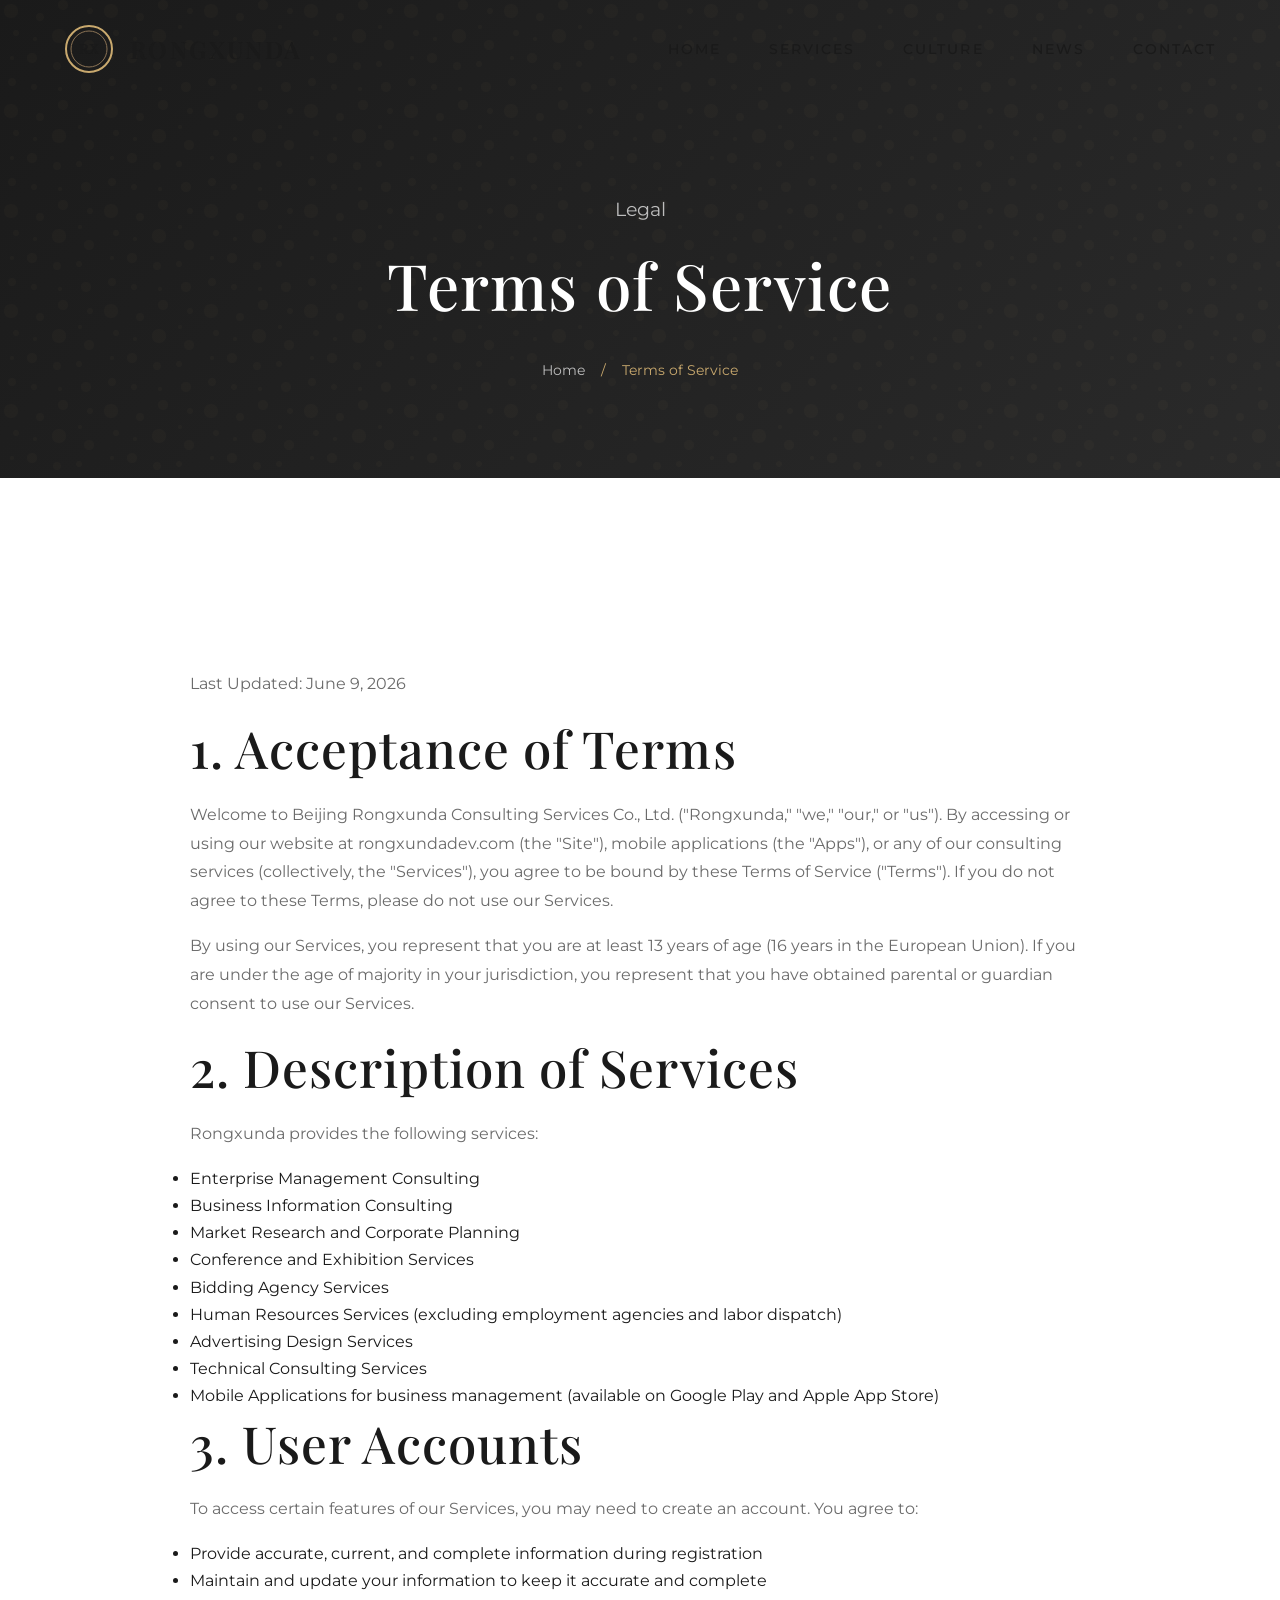
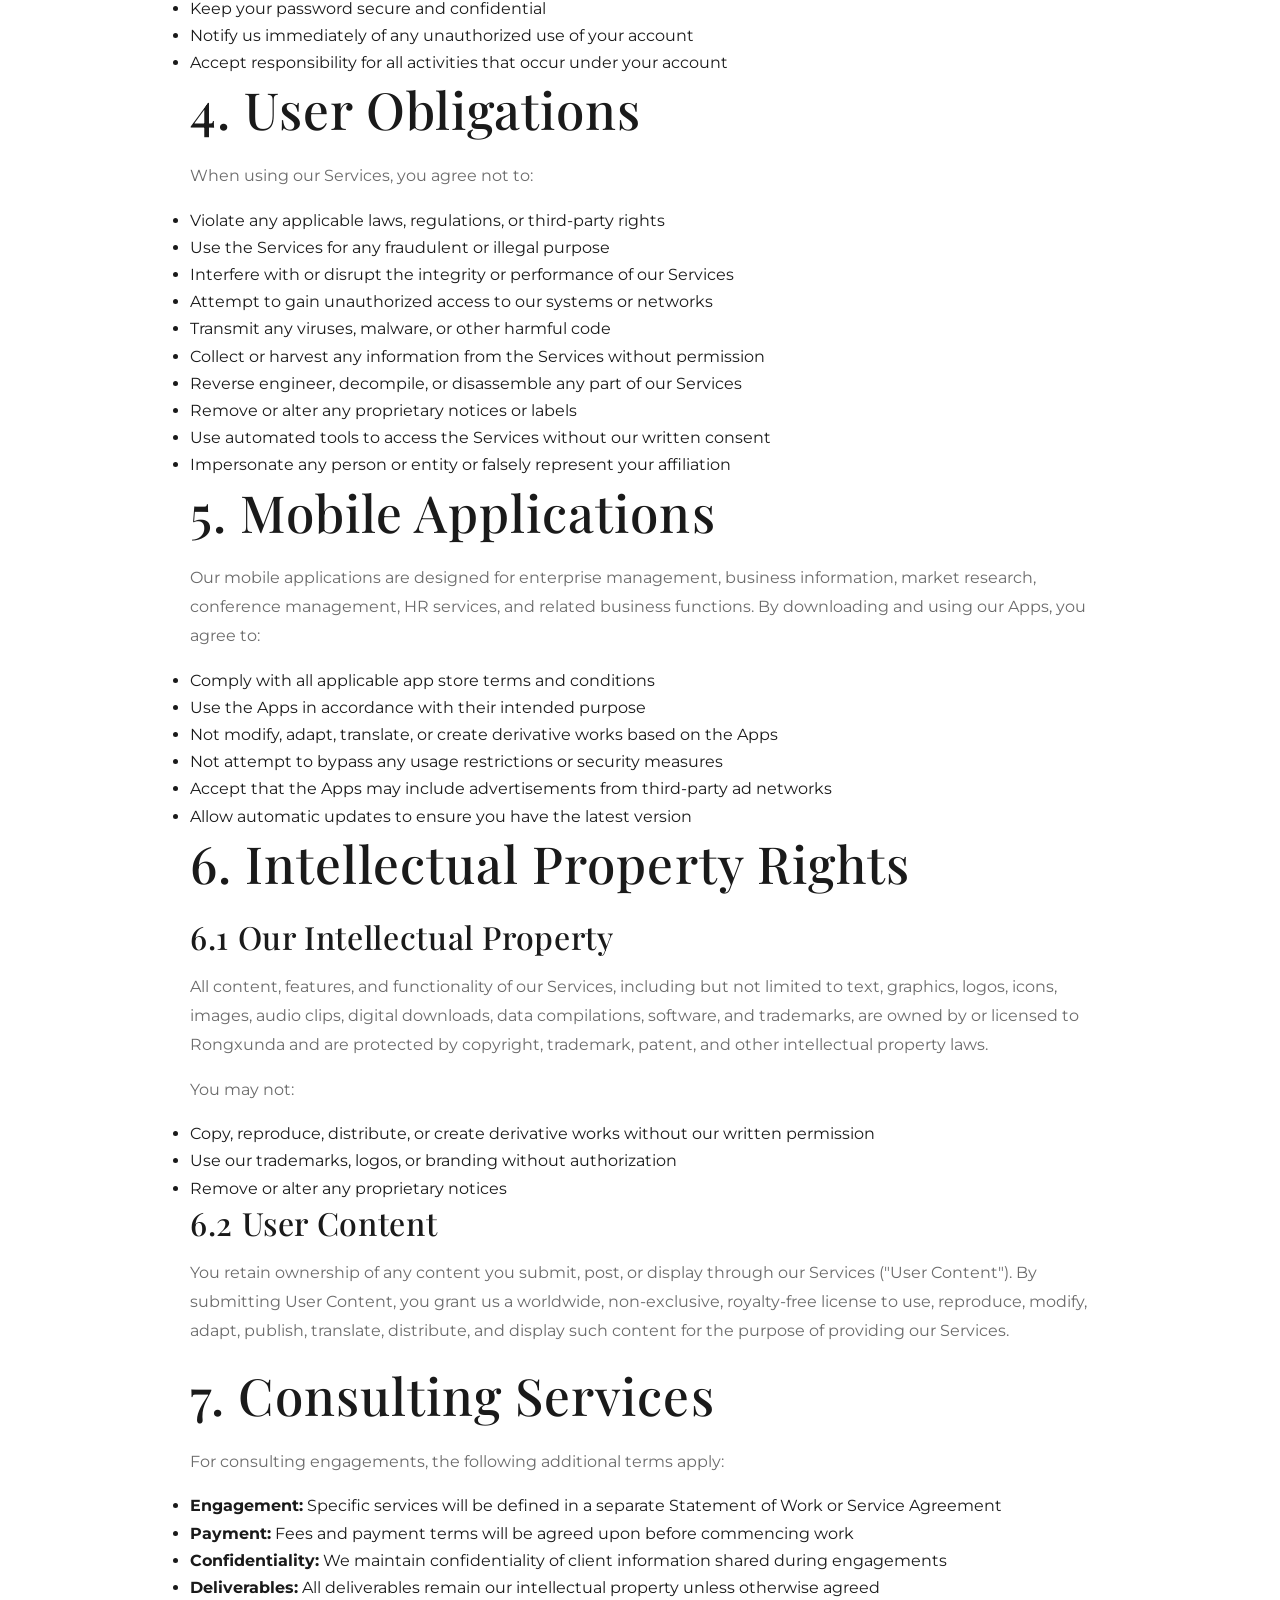
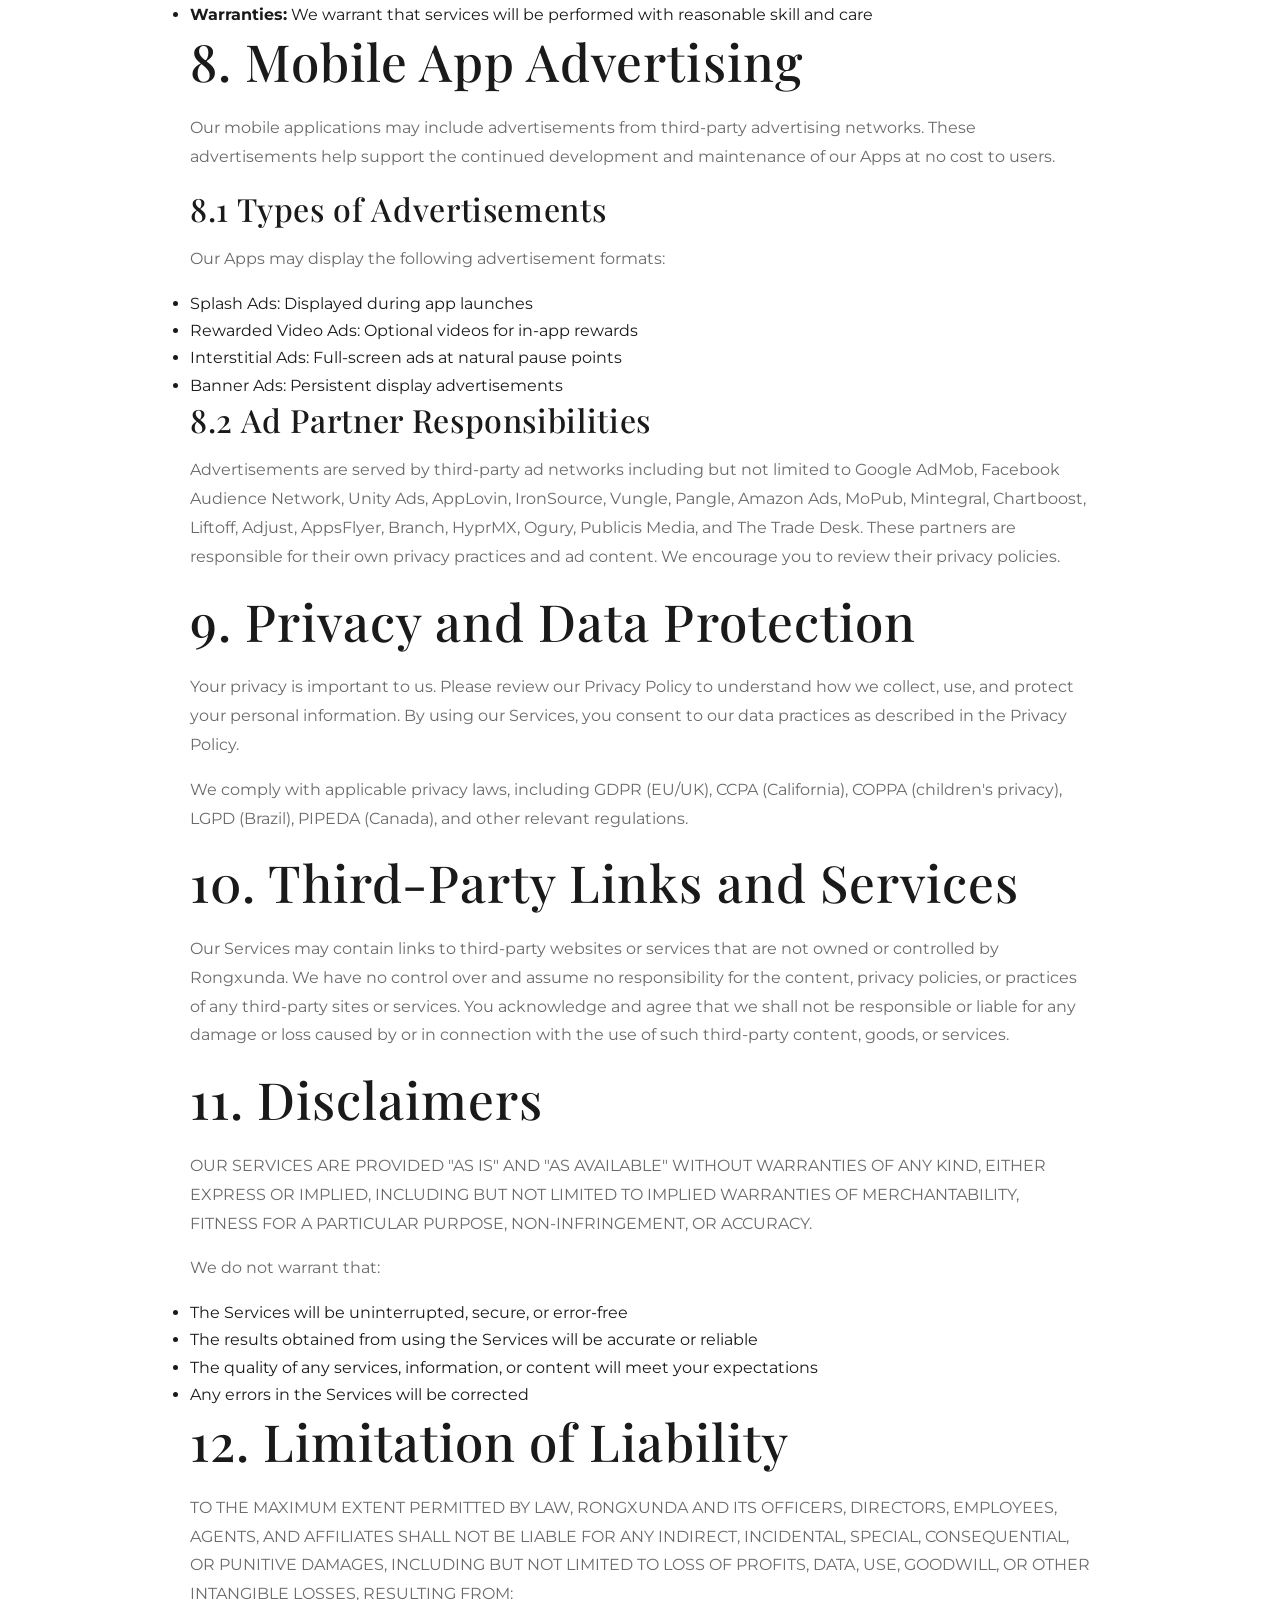
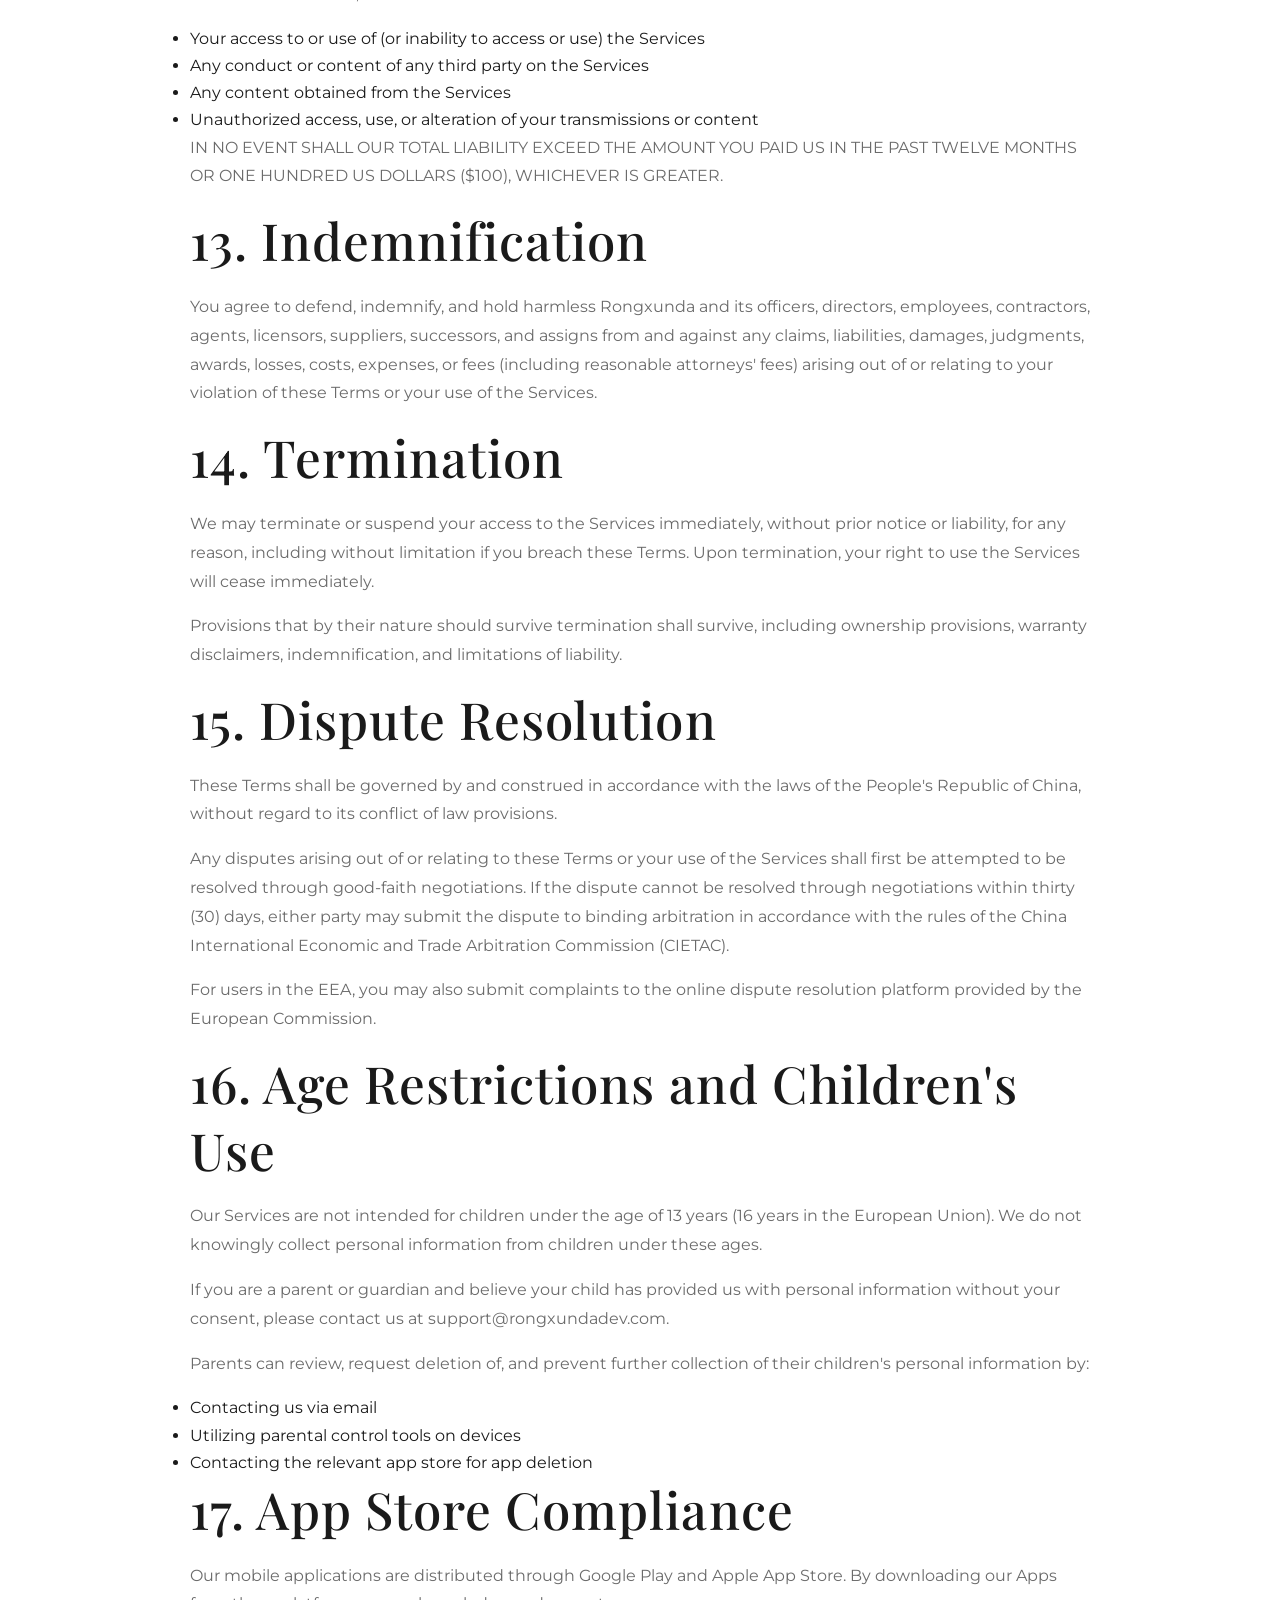
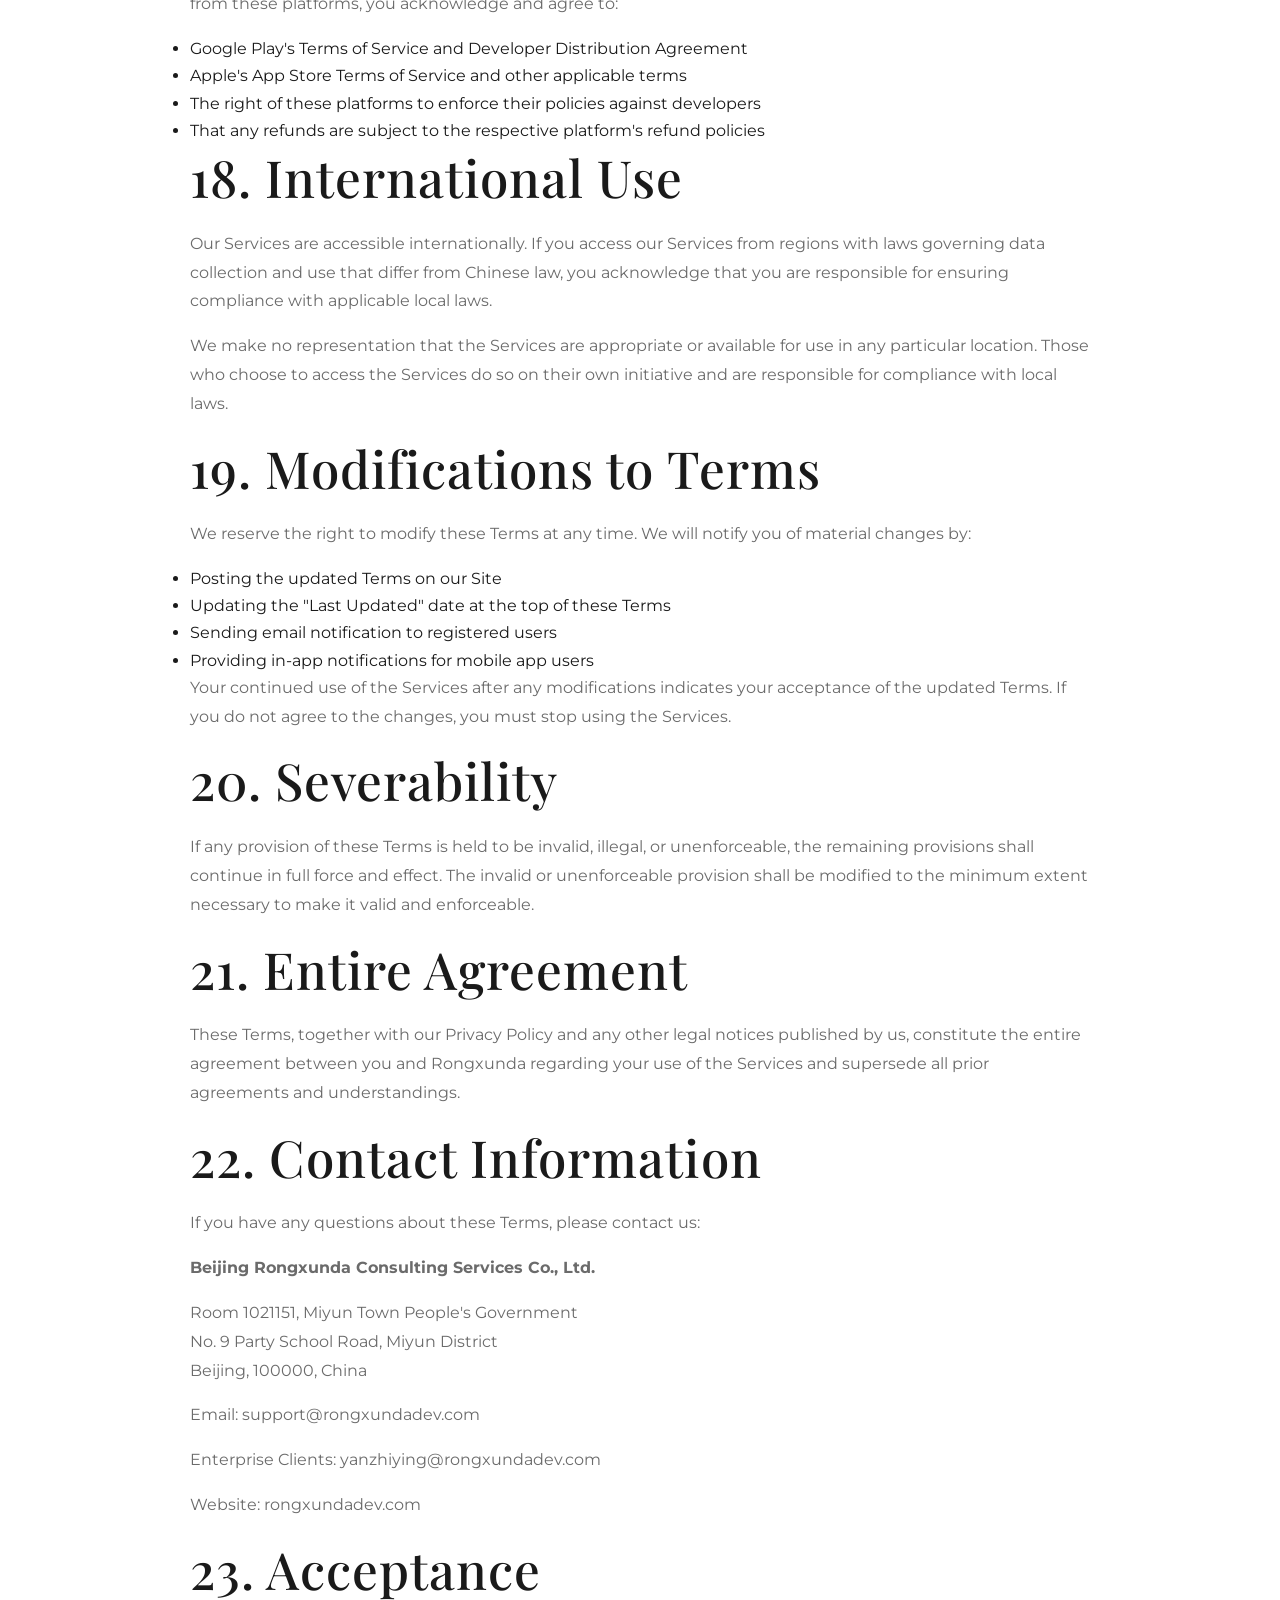
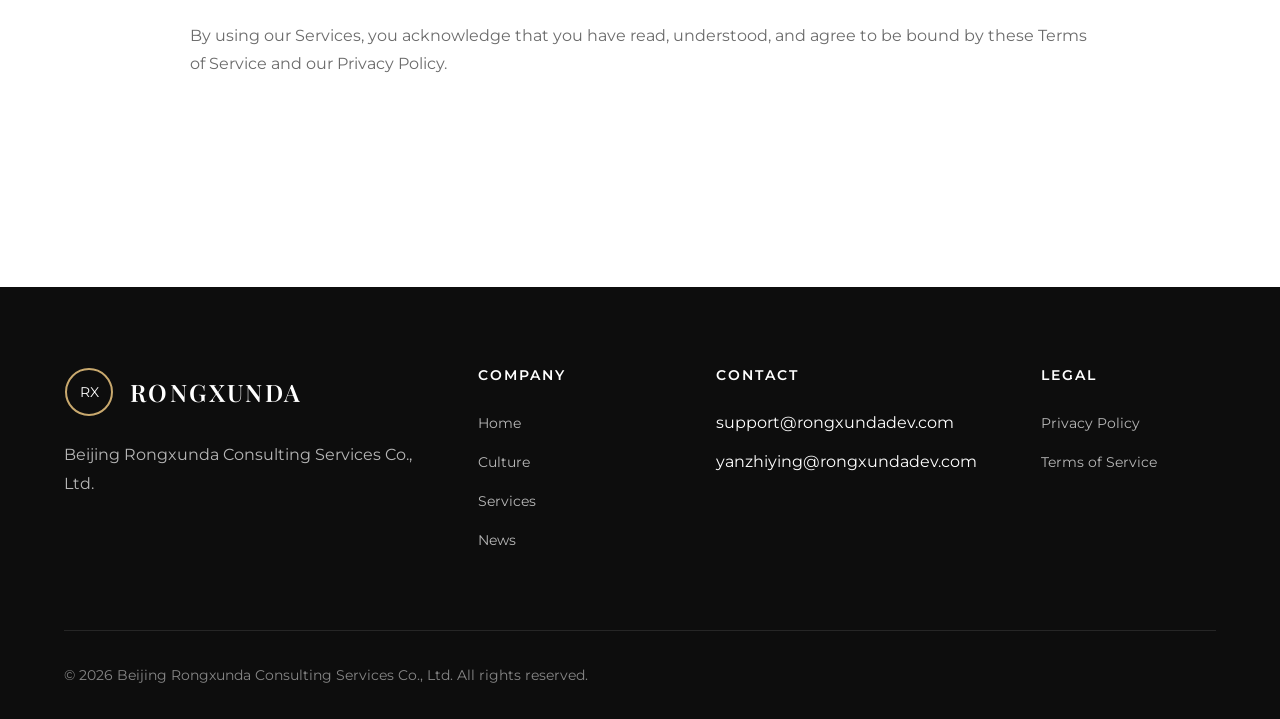
<file: terms-of-service.html>
<!DOCTYPE html>
<html lang="en">
<head>
    <meta charset="UTF-8">
    <meta name="viewport" content="width=device-width, initial-scale=1.0">
    <title>Terms of Service | Beijing Rongxunda Consulting Services Co., Ltd.</title>
    <meta name="description" content="Terms of Service for Beijing Rongxunda Consulting Services. Read our terms governing the use of our website, mobile applications, and consulting services.">
    <link rel="canonical" href="https://rongxundadev.com/terms-of-service.html">
    <link rel="icon" type="image/svg+xml" href="data:image/svg+xml,%3Csvg xmlns='http://www.w3.org/2000/svg' viewBox='0 0 100 100'%3E%3Ccircle cx='50' cy='50' r='45' fill='%238b7355'/%3E%3Ctext x='50' y='65' font-size='40' text-anchor='middle' fill='white' font-family='serif'%3ERX%3C/text%3E%3C/svg%3E">
    <link rel="preconnect" href="https://fonts.googleapis.com">
    <link rel="preconnect" href="https://fonts.gstatic.com" crossorigin>
    <link rel="stylesheet" href="css/styles.css">
</head>
<body>
    <header class="header header-scrolled">
        <div class="container">
            <div class="header-inner">
                <a href="index.html" class="logo"><svg viewBox="0 0 50 50"><circle cx="25" cy="25" r="23" fill="none" stroke="#c9a96e" stroke-width="2"/><circle cx="25" cy="25" r="18" fill="none" stroke="#8b7355" stroke-width="1"/><text x="25" y="30" font-size="14" text-anchor="middle" fill="#1a1a1a" font-family="serif" font-weight="600">RX</text></svg><span class="logo-text">Rongxunda</span></a>
                <nav><ul class="nav-menu"><li><a href="index.html" class="nav-link">Home</a></li><li><a href="services.html" class="nav-link">Services</a></li><li><a href="culture.html" class="nav-link">Culture</a></li><li><a href="news.html" class="nav-link">News</a></li><li><a href="contact.html" class="nav-link">Contact</a></li></ul></nav>
            </div>
        </div>
    </header>

    <section class="page-header">
        <div class="container">
            <div class="page-header-content">
                <p class="page-subtitle">Legal</p>
                <h1 class="page-title">Terms of Service</h1>
                <div class="breadcrumb"><a href="index.html">Home</a><span>/</span><span>Terms of Service</span></div>
            </div>
        </div>
    </section>

    <section class="section">
        <div class="container">
            <div class="legal-content">
                <p class="last-updated">Last Updated: June 9, 2026</p>

                <h2>1. Acceptance of Terms</h2>
                <p>Welcome to Beijing Rongxunda Consulting Services Co., Ltd. ("Rongxunda," "we," "our," or "us"). By accessing or using our website at <a href="https://rongxundadev.com">rongxundadev.com</a> (the "Site"), mobile applications (the "Apps"), or any of our consulting services (collectively, the "Services"), you agree to be bound by these Terms of Service ("Terms"). If you do not agree to these Terms, please do not use our Services.</p>
                <p>By using our Services, you represent that you are at least 13 years of age (16 years in the European Union). If you are under the age of majority in your jurisdiction, you represent that you have obtained parental or guardian consent to use our Services.</p>

                <h2>2. Description of Services</h2>
                <p>Rongxunda provides the following services:</p>
                <ul>
                    <li>Enterprise Management Consulting</li>
                    <li>Business Information Consulting</li>
                    <li>Market Research and Corporate Planning</li>
                    <li>Conference and Exhibition Services</li>
                    <li>Bidding Agency Services</li>
                    <li>Human Resources Services (excluding employment agencies and labor dispatch)</li>
                    <li>Advertising Design Services</li>
                    <li>Technical Consulting Services</li>
                    <li>Mobile Applications for business management (available on Google Play and Apple App Store)</li>
                </ul>

                <h2>3. User Accounts</h2>
                <p>To access certain features of our Services, you may need to create an account. You agree to:</p>
                <ul>
                    <li>Provide accurate, current, and complete information during registration</li>
                    <li>Maintain and update your information to keep it accurate and complete</li>
                    <li>Keep your password secure and confidential</li>
                    <li>Notify us immediately of any unauthorized use of your account</li>
                    <li>Accept responsibility for all activities that occur under your account</li>
                </ul>

                <h2>4. User Obligations</h2>
                <p>When using our Services, you agree not to:</p>
                <ul>
                    <li>Violate any applicable laws, regulations, or third-party rights</li>
                    <li>Use the Services for any fraudulent or illegal purpose</li>
                    <li>Interfere with or disrupt the integrity or performance of our Services</li>
                    <li>Attempt to gain unauthorized access to our systems or networks</li>
                    <li>Transmit any viruses, malware, or other harmful code</li>
                    <li>Collect or harvest any information from the Services without permission</li>
                    <li>Reverse engineer, decompile, or disassemble any part of our Services</li>
                    <li>Remove or alter any proprietary notices or labels</li>
                    <li>Use automated tools to access the Services without our written consent</li>
                    <li>Impersonate any person or entity or falsely represent your affiliation</li>
                </ul>

                <h2>5. Mobile Applications</h2>
                <p>Our mobile applications are designed for enterprise management, business information, market research, conference management, HR services, and related business functions. By downloading and using our Apps, you agree to:</p>
                <ul>
                    <li>Comply with all applicable app store terms and conditions</li>
                    <li>Use the Apps in accordance with their intended purpose</li>
                    <li>Not modify, adapt, translate, or create derivative works based on the Apps</li>
                    <li>Not attempt to bypass any usage restrictions or security measures</li>
                    <li>Accept that the Apps may include advertisements from third-party ad networks</li>
                    <li>Allow automatic updates to ensure you have the latest version</li>
                </ul>

                <h2>6. Intellectual Property Rights</h2>
                <h3>6.1 Our Intellectual Property</h3>
                <p>All content, features, and functionality of our Services, including but not limited to text, graphics, logos, icons, images, audio clips, digital downloads, data compilations, software, and trademarks, are owned by or licensed to Rongxunda and are protected by copyright, trademark, patent, and other intellectual property laws.</p>
                <p>You may not:</p>
                <ul>
                    <li>Copy, reproduce, distribute, or create derivative works without our written permission</li>
                    <li>Use our trademarks, logos, or branding without authorization</li>
                    <li>Remove or alter any proprietary notices</li>
                </ul>

                <h3>6.2 User Content</h3>
                <p>You retain ownership of any content you submit, post, or display through our Services ("User Content"). By submitting User Content, you grant us a worldwide, non-exclusive, royalty-free license to use, reproduce, modify, adapt, publish, translate, distribute, and display such content for the purpose of providing our Services.</p>

                <h2>7. Consulting Services</h2>
                <p>For consulting engagements, the following additional terms apply:</p>
                <ul>
                    <li><strong>Engagement:</strong> Specific services will be defined in a separate Statement of Work or Service Agreement</li>
                    <li><strong>Payment:</strong> Fees and payment terms will be agreed upon before commencing work</li>
                    <li><strong>Confidentiality:</strong> We maintain confidentiality of client information shared during engagements</li>
                    <li><strong>Deliverables:</strong> All deliverables remain our intellectual property unless otherwise agreed</li>
                    <li><strong>Warranties:</strong> We warrant that services will be performed with reasonable skill and care</li>
                </ul>

                <h2>8. Mobile App Advertising</h2>
                <p>Our mobile applications may include advertisements from third-party advertising networks. These advertisements help support the continued development and maintenance of our Apps at no cost to users.</p>
                <h3>8.1 Types of Advertisements</h3>
                <p>Our Apps may display the following advertisement formats:</p>
                <ul>
                    <li>Splash Ads: Displayed during app launches</li>
                    <li>Rewarded Video Ads: Optional videos for in-app rewards</li>
                    <li>Interstitial Ads: Full-screen ads at natural pause points</li>
                    <li>Banner Ads: Persistent display advertisements</li>
                </ul>
                <h3>8.2 Ad Partner Responsibilities</h3>
                <p>Advertisements are served by third-party ad networks including but not limited to Google AdMob, Facebook Audience Network, Unity Ads, AppLovin, IronSource, Vungle, Pangle, Amazon Ads, MoPub, Mintegral, Chartboost, Liftoff, Adjust, AppsFlyer, Branch, HyprMX, Ogury, Publicis Media, and The Trade Desk. These partners are responsible for their own privacy practices and ad content. We encourage you to review their privacy policies.</p>

                <h2>9. Privacy and Data Protection</h2>
                <p>Your privacy is important to us. Please review our <a href="privacy-policy.html">Privacy Policy</a> to understand how we collect, use, and protect your personal information. By using our Services, you consent to our data practices as described in the Privacy Policy.</p>
                <p>We comply with applicable privacy laws, including GDPR (EU/UK), CCPA (California), COPPA (children's privacy), LGPD (Brazil), PIPEDA (Canada), and other relevant regulations.</p>

                <h2>10. Third-Party Links and Services</h2>
                <p>Our Services may contain links to third-party websites or services that are not owned or controlled by Rongxunda. We have no control over and assume no responsibility for the content, privacy policies, or practices of any third-party sites or services. You acknowledge and agree that we shall not be responsible or liable for any damage or loss caused by or in connection with the use of such third-party content, goods, or services.</p>

                <h2>11. Disclaimers</h2>
                <p>OUR SERVICES ARE PROVIDED "AS IS" AND "AS AVAILABLE" WITHOUT WARRANTIES OF ANY KIND, EITHER EXPRESS OR IMPLIED, INCLUDING BUT NOT LIMITED TO IMPLIED WARRANTIES OF MERCHANTABILITY, FITNESS FOR A PARTICULAR PURPOSE, NON-INFRINGEMENT, OR ACCURACY.</p>
                <p>We do not warrant that:</p>
                <ul>
                    <li>The Services will be uninterrupted, secure, or error-free</li>
                    <li>The results obtained from using the Services will be accurate or reliable</li>
                    <li>The quality of any services, information, or content will meet your expectations</li>
                    <li>Any errors in the Services will be corrected</li>
                </ul>

                <h2>12. Limitation of Liability</h2>
                <p>TO THE MAXIMUM EXTENT PERMITTED BY LAW, RONGXUNDA AND ITS OFFICERS, DIRECTORS, EMPLOYEES, AGENTS, AND AFFILIATES SHALL NOT BE LIABLE FOR ANY INDIRECT, INCIDENTAL, SPECIAL, CONSEQUENTIAL, OR PUNITIVE DAMAGES, INCLUDING BUT NOT LIMITED TO LOSS OF PROFITS, DATA, USE, GOODWILL, OR OTHER INTANGIBLE LOSSES, RESULTING FROM:</p>
                <ul>
                    <li>Your access to or use of (or inability to access or use) the Services</li>
                    <li>Any conduct or content of any third party on the Services</li>
                    <li>Any content obtained from the Services</li>
                    <li>Unauthorized access, use, or alteration of your transmissions or content</li>
                </ul>
                <p>IN NO EVENT SHALL OUR TOTAL LIABILITY EXCEED THE AMOUNT YOU PAID US IN THE PAST TWELVE MONTHS OR ONE HUNDRED US DOLLARS ($100), WHICHEVER IS GREATER.</p>

                <h2>13. Indemnification</h2>
                <p>You agree to defend, indemnify, and hold harmless Rongxunda and its officers, directors, employees, contractors, agents, licensors, suppliers, successors, and assigns from and against any claims, liabilities, damages, judgments, awards, losses, costs, expenses, or fees (including reasonable attorneys' fees) arising out of or relating to your violation of these Terms or your use of the Services.</p>

                <h2>14. Termination</h2>
                <p>We may terminate or suspend your access to the Services immediately, without prior notice or liability, for any reason, including without limitation if you breach these Terms. Upon termination, your right to use the Services will cease immediately.</p>
                <p>Provisions that by their nature should survive termination shall survive, including ownership provisions, warranty disclaimers, indemnification, and limitations of liability.</p>

                <h2>15. Dispute Resolution</h2>
                <p>These Terms shall be governed by and construed in accordance with the laws of the People's Republic of China, without regard to its conflict of law provisions.</p>
                <p>Any disputes arising out of or relating to these Terms or your use of the Services shall first be attempted to be resolved through good-faith negotiations. If the dispute cannot be resolved through negotiations within thirty (30) days, either party may submit the dispute to binding arbitration in accordance with the rules of the China International Economic and Trade Arbitration Commission (CIETAC).</p>
                <p>For users in the EEA, you may also submit complaints to the online dispute resolution platform provided by the European Commission.</p>

                <h2>16. Age Restrictions and Children's Use</h2>
                <p>Our Services are not intended for children under the age of 13 years (16 years in the European Union). We do not knowingly collect personal information from children under these ages.</p>
                <p>If you are a parent or guardian and believe your child has provided us with personal information without your consent, please contact us at <a href="mailto:support@rongxundadev.com">support@rongxundadev.com</a>.</p>
                <p>Parents can review, request deletion of, and prevent further collection of their children's personal information by:</p>
                <ul>
                    <li>Contacting us via email</li>
                    <li>Utilizing parental control tools on devices</li>
                    <li>Contacting the relevant app store for app deletion</li>
                </ul>

                <h2>17. App Store Compliance</h2>
                <p>Our mobile applications are distributed through Google Play and Apple App Store. By downloading our Apps from these platforms, you acknowledge and agree to:</p>
                <ul>
                    <li>Google Play's Terms of Service and Developer Distribution Agreement</li>
                    <li>Apple's App Store Terms of Service and other applicable terms</li>
                    <li>The right of these platforms to enforce their policies against developers</li>
                    <li>That any refunds are subject to the respective platform's refund policies</li>
                </ul>

                <h2>18. International Use</h2>
                <p>Our Services are accessible internationally. If you access our Services from regions with laws governing data collection and use that differ from Chinese law, you acknowledge that you are responsible for ensuring compliance with applicable local laws.</p>
                <p>We make no representation that the Services are appropriate or available for use in any particular location. Those who choose to access the Services do so on their own initiative and are responsible for compliance with local laws.</p>

                <h2>19. Modifications to Terms</h2>
                <p>We reserve the right to modify these Terms at any time. We will notify you of material changes by:</p>
                <ul>
                    <li>Posting the updated Terms on our Site</li>
                    <li>Updating the "Last Updated" date at the top of these Terms</li>
                    <li>Sending email notification to registered users</li>
                    <li>Providing in-app notifications for mobile app users</li>
                </ul>
                <p>Your continued use of the Services after any modifications indicates your acceptance of the updated Terms. If you do not agree to the changes, you must stop using the Services.</p>

                <h2>20. Severability</h2>
                <p>If any provision of these Terms is held to be invalid, illegal, or unenforceable, the remaining provisions shall continue in full force and effect. The invalid or unenforceable provision shall be modified to the minimum extent necessary to make it valid and enforceable.</p>

                <h2>21. Entire Agreement</h2>
                <p>These Terms, together with our Privacy Policy and any other legal notices published by us, constitute the entire agreement between you and Rongxunda regarding your use of the Services and supersede all prior agreements and understandings.</p>

                <h2>22. Contact Information</h2>
                <p>If you have any questions about these Terms, please contact us:</p>
                <div class="contact-info-box">
                    <p><strong>Beijing Rongxunda Consulting Services Co., Ltd.</strong></p>
                    <p>Room 1021151, Miyun Town People's Government<br>
                    No. 9 Party School Road, Miyun District<br>
                    Beijing, 100000, China</p>
                    <p>Email: <a href="mailto:support@rongxundadev.com">support@rongxundadev.com</a></p>
                    <p>Enterprise Clients: <a href="mailto:yanzhiying@rongxundadev.com">yanzhiying@rongxundadev.com</a></p>
                    <p>Website: <a href="https://rongxundadev.com">rongxundadev.com</a></p>
                </div>

                <h2>23. Acceptance</h2>
                <p>By using our Services, you acknowledge that you have read, understood, and agree to be bound by these Terms of Service and our Privacy Policy.</p>
            </div>
        </div>
    </section>

    <footer class="footer">
        <div class="container">
            <div class="footer-grid">
                <div class="footer-about"><a href="index.html" class="logo"><svg viewBox="0 0 50 50"><circle cx="25" cy="25" r="23" fill="none" stroke="#c9a96e" stroke-width="2"/><text x="25" y="30" font-size="14" text-anchor="middle" fill="white">RX</text></svg><span class="logo-text">Rongxunda</span></a><p>Beijing Rongxunda Consulting Services Co., Ltd.</p></div>
                <div class="footer-column"><h4>Company</h4><ul class="footer-links"><li><a href="index.html">Home</a></li><li><a href="culture.html">Culture</a></li><li><a href="services.html">Services</a></li><li><a href="news.html">News</a></li></ul></div>
                <div class="footer-column"><h4>Contact</h4><ul class="footer-links"><li>support@rongxundadev.com</li><li>yanzhiying@rongxundadev.com</li></ul></div>
                <div class="footer-column"><h4>Legal</h4><ul class="footer-links"><li><a href="privacy-policy.html">Privacy Policy</a></li><li><a href="terms-of-service.html">Terms of Service</a></li></ul></div>
            </div>
            <div class="footer-bottom"><p>&copy; 2026 Beijing Rongxunda Consulting Services Co., Ltd. All rights reserved.</p></div>
        </div>
    </footer>
    <script src="js/main.js"></script>
</body>
</html>
</file>
<file: css/styles.css>
/* ================================================
   Beijing Rongxunda Consulting Services Co., Ltd.
   Corporate Website Stylesheet
   ================================================ */

/* Google Fonts */
@import url('https://fonts.googleapis.com/css2?family=Playfair+Display:wght@400;500;600;700&family=Montserrat:wght@300;400;500;600;700&display=swap');

/* CSS Variables */
:root {
    --color-primary: #1a1a1a;
    --color-secondary: #8b7355;
    --color-gold: #c9a96e;
    --color-white: #ffffff;
    --color-light: #f8f7f4;
    --color-dark: #0d0d0d;
    --color-gray: #6b6b6b;
    --color-light-gray: #e8e6e3;
    --font-display: 'Playfair Display', serif;
    --font-body: 'Montserrat', sans-serif;
    --transition-smooth: cubic-bezier(0.4, 0, 0.2, 1);
    --transition-bounce: cubic-bezier(0.68, -0.55, 0.265, 1.55);
}

/* Reset & Base */
*, *::before, *::after {
    margin: 0;
    padding: 0;
    box-sizing: border-box;
}

html {
    scroll-behavior: smooth;
    font-size: 16px;
}

body {
    font-family: var(--font-body);
    color: var(--color-primary);
    background-color: var(--color-white);
    line-height: 1.7;
    overflow-x: hidden;
    -webkit-font-smoothing: antialiased;
    -moz-osx-font-smoothing: grayscale;
}

/* Typography */
h1, h2, h3, h4, h5, h6 {
    font-family: var(--font-display);
    font-weight: 500;
    line-height: 1.3;
    letter-spacing: 0.02em;
}

h1 {
    font-size: clamp(2.5rem, 5vw, 4.5rem);
    margin-bottom: 1.5rem;
}

h2 {
    font-size: clamp(2rem, 4vw, 3.5rem);
    margin-bottom: 1.2rem;
}

h3 {
    font-size: clamp(1.5rem, 3vw, 2rem);
    margin-bottom: 1rem;
}

p {
    font-size: 1rem;
    line-height: 1.8;
    color: var(--color-gray);
    margin-bottom: 1rem;
}

a {
    text-decoration: none;
    color: inherit;
    transition: all 0.4s var(--transition-smooth);
}

img {
    max-width: 100%;
    height: auto;
    display: block;
}

/* Container */
.container {
    width: 100%;
    max-width: 1400px;
    margin: 0 auto;
    padding: 0 5%;
}

.container-fluid {
    width: 100%;
    padding: 0 5%;
}

/* Selection */
::selection {
    background-color: var(--color-gold);
    color: var(--color-white);
}

/* Custom Scrollbar */
::-webkit-scrollbar {
    width: 10px;
}

::-webkit-scrollbar-track {
    background: var(--color-light);
}

::-webkit-scrollbar-thumb {
    background: var(--color-secondary);
    border-radius: 5px;
}

::-webkit-scrollbar-thumb:hover {
    background: var(--color-gold);
}

/* ================================================
   HEADER & NAVIGATION
   ================================================ */
.header {
    position: fixed;
    top: 0;
    left: 0;
    width: 100%;
    z-index: 1000;
    background: transparent;
    transition: all 0.5s var(--transition-smooth);
    padding: 1.5rem 0;
}

.header.scrolled {
    background: rgba(255, 255, 255, 0.98);
    backdrop-filter: blur(20px);
    box-shadow: 0 2px 30px rgba(0, 0, 0, 0.08);
    padding: 1rem 0;
}

.header-inner {
    display: flex;
    justify-content: space-between;
    align-items: center;
}

.logo {
    display: flex;
    align-items: center;
    gap: 1rem;
}

.logo svg {
    width: 50px;
    height: 50px;
    transition: transform 0.5s var(--transition-bounce);
}

.logo:hover svg {
    transform: scale(1.1) rotate(5deg);
}

.logo-text {
    font-family: var(--font-display);
    font-size: 1.5rem;
    font-weight: 600;
    color: var(--color-primary);
    letter-spacing: 0.1em;
    text-transform: uppercase;
}

.header.scrolled .logo-text {
    color: var(--color-primary);
}

.nav-menu {
    display: flex;
    align-items: center;
    gap: 3rem;
    list-style: none;
}

.nav-link {
    font-size: 0.85rem;
    font-weight: 500;
    letter-spacing: 0.15em;
    text-transform: uppercase;
    color: var(--color-primary);
    position: relative;
    padding: 0.5rem 0;
}

.nav-link::after {
    content: '';
    position: absolute;
    bottom: 0;
    left: 0;
    width: 0;
    height: 1px;
    background: var(--color-gold);
    transition: width 0.4s var(--transition-smooth);
}

.nav-link:hover::after,
.nav-link.active::after {
    width: 100%;
}

.nav-link:hover,
.nav-link.active {
    color: var(--color-secondary);
}

/* Mobile Menu Toggle */
.menu-toggle {
    display: none;
    flex-direction: column;
    gap: 6px;
    cursor: pointer;
    padding: 10px;
    z-index: 1001;
}

.menu-toggle span {
    width: 28px;
    height: 2px;
    background: var(--color-primary);
    transition: all 0.3s var(--transition-smooth);
}

.menu-toggle.active span:nth-child(1) {
    transform: rotate(45deg) translate(6px, 6px);
}

.menu-toggle.active span:nth-child(2) {
    opacity: 0;
}

.menu-toggle.active span:nth-child(3) {
    transform: rotate(-45deg) translate(6px, -6px);
}

/* ================================================
   HERO SECTION
   ================================================ */
.hero {
    position: relative;
    min-height: 100vh;
    display: flex;
    align-items: center;
    background: linear-gradient(135deg, #f8f7f4 0%, #ffffff 50%, #f0ede8 100%);
    overflow: hidden;
}

.hero-bg-elements {
    position: absolute;
    top: 0;
    left: 0;
    width: 100%;
    height: 100%;
    pointer-events: none;
}

.hero-bg-elements .circle {
    position: absolute;
    border-radius: 50%;
    background: linear-gradient(135deg, rgba(201, 169, 110, 0.1) 0%, rgba(139, 115, 85, 0.05) 100%);
    animation: float 20s ease-in-out infinite;
}

.hero-bg-elements .circle-1 {
    width: 600px;
    height: 600px;
    top: -200px;
    right: -200px;
    animation-delay: 0s;
}

.hero-bg-elements .circle-2 {
    width: 400px;
    height: 400px;
    bottom: -100px;
    left: -100px;
    animation-delay: -5s;
}

.hero-bg-elements .circle-3 {
    width: 300px;
    height: 300px;
    top: 50%;
    left: 30%;
    animation-delay: -10s;
}

@keyframes float {
    0%, 100% {
        transform: translate(0, 0) scale(1);
    }
    25% {
        transform: translate(30px, -30px) scale(1.05);
    }
    50% {
        transform: translate(0, -50px) scale(1);
    }
    75% {
        transform: translate(-30px, -20px) scale(0.95);
    }
}

.hero-content {
    display: grid;
    grid-template-columns: 1fr 1fr;
    gap: 4rem;
    align-items: center;
    position: relative;
    z-index: 1;
}

.hero-text {
    opacity: 0;
    animation: slideInLeft 1s var(--transition-smooth) 0.3s forwards;
}

@keyframes slideInLeft {
    from {
        opacity: 0;
        transform: translateX(-50px);
    }
    to {
        opacity: 1;
        transform: translateX(0);
    }
}

.hero-subtitle {
    font-size: 0.9rem;
    font-weight: 500;
    letter-spacing: 0.3em;
    text-transform: uppercase;
    color: var(--color-secondary);
    margin-bottom: 1.5rem;
    opacity: 0;
    animation: fadeIn 0.8s var(--transition-smooth) 0.5s forwards;
}

@keyframes fadeIn {
    from {
        opacity: 0;
    }
    to {
        opacity: 1;
    }
}

.hero-title {
    color: var(--color-primary);
    line-height: 1.1;
    margin-bottom: 2rem;
    opacity: 0;
    animation: slideInUp 1s var(--transition-smooth) 0.7s forwards;
}

@keyframes slideInUp {
    from {
        opacity: 0;
        transform: translateY(30px);
    }
    to {
        opacity: 1;
        transform: translateY(0);
    }
}

.hero-description {
    font-size: 1.1rem;
    color: var(--color-gray);
    margin-bottom: 2.5rem;
    max-width: 500px;
    opacity: 0;
    animation: slideInUp 1s var(--transition-smooth) 0.9s forwards;
}

.hero-buttons {
    display: flex;
    gap: 1.5rem;
    flex-wrap: wrap;
    opacity: 0;
    animation: slideInUp 1s var(--transition-smooth) 1.1s forwards;
}

.hero-image {
    position: relative;
    opacity: 0;
    animation: slideInRight 1.2s var(--transition-smooth) 0.5s forwards;
}

@keyframes slideInRight {
    from {
        opacity: 0;
        transform: translateX(50px);
    }
    to {
        opacity: 1;
        transform: translateX(0);
    }
}

.hero-image-wrapper {
    position: relative;
    border-radius: 50%;
    overflow: hidden;
    width: 500px;
    height: 500px;
    margin: 0 auto;
}

.hero-image-wrapper::before {
    content: '';
    position: absolute;
    top: -20px;
    left: -20px;
    right: -20px;
    bottom: -20px;
    border: 1px solid var(--color-gold);
    border-radius: 50%;
    animation: rotate 30s linear infinite;
}

@keyframes rotate {
    from {
        transform: rotate(0deg);
    }
    to {
        transform: rotate(360deg);
    }
}

.hero-image-inner {
    width: 100%;
    height: 100%;
    background: linear-gradient(135deg, var(--color-secondary) 0%, var(--color-gold) 100%);
    display: flex;
    align-items: center;
    justify-content: center;
    position: relative;
    overflow: hidden;
}

.hero-image-inner svg {
    width: 200px;
    height: 200px;
    fill: var(--color-white);
    opacity: 0.9;
}

.hero-stats {
    position: absolute;
    bottom: -30px;
    left: 50%;
    transform: translateX(-50%);
    display: flex;
    gap: 3rem;
    background: var(--color-white);
    padding: 2rem 3rem;
    border-radius: 100px;
    box-shadow: 0 20px 60px rgba(0, 0, 0, 0.1);
    opacity: 0;
    animation: fadeInUp 1s var(--transition-smooth) 1.5s forwards;
}

@keyframes fadeInUp {
    from {
        opacity: 0;
        transform: translateX(-50%) translateY(30px);
    }
    to {
        opacity: 1;
        transform: translateX(-50%) translateY(0);
    }
}

.stat-item {
    text-align: center;
}

.stat-number {
    font-family: var(--font-display);
    font-size: 2.5rem;
    font-weight: 600;
    color: var(--color-primary);
    line-height: 1;
}

.stat-label {
    font-size: 0.75rem;
    letter-spacing: 0.1em;
    text-transform: uppercase;
    color: var(--color-gray);
    margin-top: 0.5rem;
}

/* ================================================
   BUTTONS
   ================================================ */
.btn {
    display: inline-flex;
    align-items: center;
    justify-content: center;
    gap: 0.75rem;
    padding: 1rem 2.5rem;
    font-family: var(--font-body);
    font-size: 0.85rem;
    font-weight: 500;
    letter-spacing: 0.15em;
    text-transform: uppercase;
    border: none;
    cursor: pointer;
    transition: all 0.4s var(--transition-smooth);
    position: relative;
    overflow: hidden;
}

.btn-primary {
    background: var(--color-primary);
    color: var(--color-white);
}

.btn-primary::before {
    content: '';
    position: absolute;
    top: 0;
    left: -100%;
    width: 100%;
    height: 100%;
    background: linear-gradient(90deg, transparent, rgba(255, 255, 255, 0.2), transparent);
    transition: left 0.5s;
}

.btn-primary:hover::before {
    left: 100%;
}

.btn-primary:hover {
    background: var(--color-secondary);
    transform: translateY(-3px);
    box-shadow: 0 10px 30px rgba(0, 0, 0, 0.2);
}

.btn-secondary {
    background: transparent;
    color: var(--color-primary);
    border: 1px solid var(--color-primary);
}

.btn-secondary:hover {
    background: var(--color-primary);
    color: var(--color-white);
    transform: translateY(-3px);
}

.btn-gold {
    background: linear-gradient(135deg, var(--color-gold) 0%, var(--color-secondary) 100%);
    color: var(--color-white);
}

.btn-gold:hover {
    transform: translateY(-3px);
    box-shadow: 0 10px 30px rgba(201, 169, 110, 0.4);
}

.btn svg {
    width: 16px;
    height: 16px;
    transition: transform 0.3s var(--transition-smooth);
}

.btn:hover svg {
    transform: translateX(5px);
}

/* ================================================
   SECTIONS
   ================================================ */
.section {
    padding: 8rem 0;
    position: relative;
}

.section-dark {
    background: var(--color-primary);
    color: var(--color-white);
}

.section-light {
    background: var(--color-light);
}

.section-header {
    text-align: center;
    max-width: 800px;
    margin: 0 auto 4rem;
}

.section-label {
    font-size: 0.85rem;
    font-weight: 500;
    letter-spacing: 0.3em;
    text-transform: uppercase;
    color: var(--color-gold);
    margin-bottom: 1rem;
}

.section-title {
    margin-bottom: 1.5rem;
}

.section-description {
    font-size: 1.1rem;
    color: var(--color-gray);
}

.section-dark .section-description {
    color: rgba(255, 255, 255, 0.7);
}

/* ================================================
   SERVICES SECTION
   ================================================ */
.services-grid {
    display: grid;
    grid-template-columns: repeat(auto-fit, minmax(350px, 1fr));
    gap: 2rem;
}

.service-card {
    background: var(--color-white);
    padding: 3rem;
    border-radius: 0;
    position: relative;
    overflow: hidden;
    transition: all 0.5s var(--transition-smooth);
    border: 1px solid transparent;
}

.service-card::before {
    content: '';
    position: absolute;
    top: 0;
    left: 0;
    width: 100%;
    height: 4px;
    background: linear-gradient(90deg, var(--color-gold), var(--color-secondary));
    transform: scaleX(0);
    transform-origin: left;
    transition: transform 0.5s var(--transition-smooth);
}

.service-card:hover::before {
    transform: scaleX(1);
}

.service-card:hover {
    transform: translateY(-10px);
    box-shadow: 0 30px 60px rgba(0, 0, 0, 0.1);
    border-color: var(--color-light-gray);
}

.service-icon {
    width: 80px;
    height: 80px;
    background: linear-gradient(135deg, var(--color-light) 0%, var(--color-white) 100%);
    border-radius: 50%;
    display: flex;
    align-items: center;
    justify-content: center;
    margin-bottom: 1.5rem;
    transition: all 0.4s var(--transition-smooth);
}

.service-card:hover .service-icon {
    background: linear-gradient(135deg, var(--color-gold) 0%, var(--color-secondary) 100%);
}

.service-icon svg {
    width: 36px;
    height: 36px;
    fill: var(--color-secondary);
    transition: fill 0.4s var(--transition-smooth);
}

.service-card:hover .service-icon svg {
    fill: var(--color-white);
}

.service-title {
    font-size: 1.5rem;
    margin-bottom: 1rem;
    color: var(--color-primary);
}

.service-description {
    color: var(--color-gray);
    margin-bottom: 1.5rem;
}

.service-link {
    display: inline-flex;
    align-items: center;
    gap: 0.5rem;
    font-size: 0.85rem;
    font-weight: 500;
    letter-spacing: 0.1em;
    text-transform: uppercase;
    color: var(--color-secondary);
}

.service-link svg {
    width: 16px;
    height: 16px;
    transition: transform 0.3s var(--transition-smooth);
}

.service-link:hover svg {
    transform: translateX(5px);
}

/* ================================================
   MOBILE APP SECTION
   ================================================ */
.app-showcase {
    display: grid;
    grid-template-columns: 1fr 1fr;
    gap: 4rem;
    align-items: center;
}

.app-content h2 {
    margin-bottom: 1.5rem;
}

.app-content p {
    margin-bottom: 2rem;
}

.app-features {
    list-style: none;
    margin-bottom: 2.5rem;
}

.app-features li {
    display: flex;
    align-items: center;
    gap: 1rem;
    margin-bottom: 1rem;
    font-size: 1rem;
    color: var(--color-gray);
}

.app-features li svg {
    width: 20px;
    height: 20px;
    fill: var(--color-gold);
    flex-shrink: 0;
}

.app-screenshots {
    display: flex;
    justify-content: center;
    gap: 2rem;
    perspective: 1000px;
}

.app-phone {
    width: 280px;
    height: 560px;
    background: var(--color-primary);
    border-radius: 40px;
    padding: 10px;
    position: relative;
    transform: rotateY(-10deg) rotateX(5deg);
    transition: transform 0.6s var(--transition-smooth);
    box-shadow: 30px 30px 60px rgba(0, 0, 0, 0.2);
}

.app-phone:nth-child(2) {
    transform: rotateY(10deg) rotateX(-5deg) translateY(30px);
    z-index: 1;
}

.app-phone:hover {
    transform: rotateY(0) rotateX(0);
}

.app-phone-screen {
    width: 100%;
    height: 100%;
    background: linear-gradient(135deg, var(--color-secondary) 0%, var(--color-gold) 100%);
    border-radius: 32px;
    display: flex;
    align-items: center;
    justify-content: center;
    overflow: hidden;
}

.app-phone-screen svg {
    width: 100px;
    height: 100px;
    fill: var(--color-white);
    opacity: 0.9;
}

.app-badges {
    display: flex;
    gap: 1rem;
    margin-top: 2rem;
}

.store-badge {
    display: flex;
    align-items: center;
    gap: 0.75rem;
    background: var(--color-primary);
    color: var(--color-white);
    padding: 0.75rem 1.5rem;
    border-radius: 8px;
    transition: all 0.3s var(--transition-smooth);
}

.store-badge:hover {
    transform: translateY(-3px);
    box-shadow: 0 10px 20px rgba(0, 0, 0, 0.2);
}

.store-badge svg {
    width: 24px;
    height: 24px;
    fill: var(--color-white);
}

.store-badge-text {
    text-align: left;
}

.store-badge-text span {
    display: block;
    font-size: 0.65rem;
    opacity: 0.8;
}

.store-badge-text strong {
    font-size: 0.9rem;
    font-weight: 600;
}

/* ================================================
   ABOUT / FEATURES SECTION
   ================================================ */
.features-grid {
    display: grid;
    grid-template-columns: repeat(4, 1fr);
    gap: 2rem;
}

.feature-item {
    text-align: center;
    padding: 2rem;
    position: relative;
}

.feature-item::after {
    content: '';
    position: absolute;
    right: 0;
    top: 50%;
    transform: translateY(-50%);
    width: 1px;
    height: 60%;
    background: linear-gradient(180deg, transparent, var(--color-light-gray), transparent);
}

.feature-item:last-child::after {
    display: none;
}

.feature-icon {
    width: 100px;
    height: 100px;
    margin: 0 auto 1.5rem;
    background: var(--color-white);
    border-radius: 50%;
    display: flex;
    align-items: center;
    justify-content: center;
    transition: all 0.4s var(--transition-smooth);
    box-shadow: 0 10px 30px rgba(0, 0, 0, 0.08);
}

.feature-item:hover .feature-icon {
    transform: scale(1.1);
    box-shadow: 0 20px 40px rgba(201, 169, 110, 0.3);
}

.feature-icon svg {
    width: 40px;
    height: 40px;
    fill: var(--color-secondary);
}

.feature-title {
    font-size: 1.25rem;
    margin-bottom: 0.75rem;
}

.feature-text {
    font-size: 0.9rem;
    color: var(--color-gray);
}

/* ================================================
   TESTIMONIALS
   ================================================ */
.testimonials-slider {
    position: relative;
    overflow: hidden;
    padding: 2rem 0;
}

.testimonials-track {
    display: flex;
    gap: 2rem;
    animation: scroll 30s linear infinite;
}

@keyframes scroll {
    0% {
        transform: translateX(0);
    }
    100% {
        transform: translateX(-50%);
    }
}

.testimonial-card {
    flex-shrink: 0;
    width: 400px;
    background: var(--color-white);
    padding: 2.5rem;
    position: relative;
}

.testimonial-card::before {
    content: '"';
    font-family: var(--font-display);
    font-size: 6rem;
    color: var(--color-gold);
    opacity: 0.3;
    position: absolute;
    top: 0;
    left: 1.5rem;
    line-height: 1;
}

.testimonial-text {
    font-size: 1rem;
    font-style: italic;
    color: var(--color-gray);
    margin-bottom: 1.5rem;
    position: relative;
    z-index: 1;
}

.testimonial-author {
    display: flex;
    align-items: center;
    gap: 1rem;
}

.testimonial-avatar {
    width: 50px;
    height: 50px;
    border-radius: 50%;
    background: linear-gradient(135deg, var(--color-secondary), var(--color-gold));
    display: flex;
    align-items: center;
    justify-content: center;
    color: var(--color-white);
    font-weight: 600;
}

.testimonial-info h4 {
    font-size: 1rem;
    font-family: var(--font-body);
    font-weight: 600;
    color: var(--color-primary);
}

.testimonial-info span {
    font-size: 0.85rem;
    color: var(--color-gray);
}

/* ================================================
   NEWS SECTION
   ================================================ */
.news-grid {
    display: grid;
    grid-template-columns: repeat(3, 1fr);
    gap: 2rem;
}

.news-card {
    background: var(--color-white);
    overflow: hidden;
    transition: all 0.4s var(--transition-smooth);
}

.news-card:hover {
    transform: translateY(-10px);
    box-shadow: 0 30px 60px rgba(0, 0, 0, 0.1);
}

.news-image {
    height: 250px;
    overflow: hidden;
    position: relative;
}

.news-image-placeholder {
    width: 100%;
    height: 100%;
    background: linear-gradient(135deg, var(--color-light) 0%, var(--color-light-gray) 100%);
    display: flex;
    align-items: center;
    justify-content: center;
}

.news-image-placeholder svg {
    width: 60px;
    height: 60px;
    fill: var(--color-secondary);
    opacity: 0.5;
}

.news-category {
    position: absolute;
    top: 1rem;
    left: 1rem;
    background: var(--color-gold);
    color: var(--color-white);
    padding: 0.5rem 1rem;
    font-size: 0.75rem;
    font-weight: 500;
    letter-spacing: 0.1em;
    text-transform: uppercase;
}

.news-content {
    padding: 2rem;
}

.news-date {
    font-size: 0.85rem;
    color: var(--color-gray);
    margin-bottom: 0.75rem;
}

.news-title {
    font-size: 1.25rem;
    margin-bottom: 1rem;
    color: var(--color-primary);
    transition: color 0.3s;
}

.news-card:hover .news-title {
    color: var(--color-secondary);
}

.news-excerpt {
    font-size: 0.9rem;
    color: var(--color-gray);
    margin-bottom: 1rem;
}

.news-link {
    font-size: 0.85rem;
    font-weight: 500;
    color: var(--color-secondary);
    display: inline-flex;
    align-items: center;
    gap: 0.5rem;
}

.news-link svg {
    width: 16px;
    height: 16px;
    transition: transform 0.3s;
}

.news-link:hover svg {
    transform: translateX(5px);
}

/* ================================================
   CTA SECTION
   ================================================ */
.cta-section {
    background: linear-gradient(135deg, var(--color-primary) 0%, #2a2a2a 100%);
    padding: 6rem 0;
    text-align: center;
    position: relative;
    overflow: hidden;
}

.cta-section::before {
    content: '';
    position: absolute;
    top: 0;
    left: 0;
    right: 0;
    bottom: 0;
    background: url("data:image/svg+xml,%3Csvg width='60' height='60' viewBox='0 0 60 60' xmlns='http://www.w3.org/2000/svg'%3E%3Cg fill='none' fill-rule='evenodd'%3E%3Cg fill='%23c9a96e' fill-opacity='0.05'%3E%3Cpath d='M36 34v-4h-2v4h-4v2h4v4h2v-4h4v-2h-4zm0-30V0h-2v4h-4v2h4v4h2V6h4V4h-4zM6 34v-4H4v4H0v2h4v4h2v-4h4v-2H6zM6 4V0H4v4H0v2h4v4h2V6h4V4H6z'/%3E%3C/g%3E%3C/g%3E%3C/svg%3E");
}

.cta-content {
    position: relative;
    z-index: 1;
}

.cta-title {
    color: var(--color-white);
    margin-bottom: 1rem;
}

.cta-description {
    color: rgba(255, 255, 255, 0.8);
    font-size: 1.2rem;
    max-width: 600px;
    margin: 0 auto 2rem;
}

.cta-buttons {
    display: flex;
    justify-content: center;
    gap: 1.5rem;
    flex-wrap: wrap;
}

/* ================================================
   CONTACT SECTION
   ================================================ */
.contact-grid {
    display: grid;
    grid-template-columns: 1fr 1.5fr;
    gap: 4rem;
}

.contact-info {
    padding: 3rem;
    background: var(--color-primary);
    color: var(--color-white);
}

.contact-info h3 {
    color: var(--color-white);
    margin-bottom: 2rem;
}

.contact-item {
    display: flex;
    gap: 1rem;
    margin-bottom: 2rem;
}

.contact-icon {
    width: 50px;
    height: 50px;
    background: rgba(201, 169, 110, 0.2);
    border-radius: 50%;
    display: flex;
    align-items: center;
    justify-content: center;
    flex-shrink: 0;
}

.contact-icon svg {
    width: 20px;
    height: 20px;
    fill: var(--color-gold);
}

.contact-text h4 {
    font-size: 0.85rem;
    font-weight: 500;
    letter-spacing: 0.1em;
    text-transform: uppercase;
    color: var(--color-gold);
    margin-bottom: 0.5rem;
    font-family: var(--font-body);
}

.contact-text p {
    color: var(--color-white);
    margin: 0;
}

.contact-text a {
    color: var(--color-white);
}

.contact-text a:hover {
    color: var(--color-gold);
}

.contact-form {
    background: var(--color-white);
    padding: 3rem;
    box-shadow: 0 20px 60px rgba(0, 0, 0, 0.08);
}

.form-group {
    margin-bottom: 1.5rem;
}

.form-label {
    display: block;
    font-size: 0.85rem;
    font-weight: 500;
    letter-spacing: 0.05em;
    text-transform: uppercase;
    color: var(--color-primary);
    margin-bottom: 0.5rem;
}

.form-input,
.form-textarea {
    width: 100%;
    padding: 1rem 1.5rem;
    font-family: var(--font-body);
    font-size: 1rem;
    border: 1px solid var(--color-light-gray);
    background: var(--color-light);
    transition: all 0.3s var(--transition-smooth);
}

.form-input:focus,
.form-textarea:focus {
    outline: none;
    border-color: var(--color-gold);
    background: var(--color-white);
}

.form-textarea {
    min-height: 150px;
    resize: vertical;
}

/* ================================================
   FOOTER
   ================================================ */
.footer {
    background: var(--color-dark);
    color: var(--color-white);
    padding: 5rem 0 2rem;
}

.footer-grid {
    display: grid;
    grid-template-columns: 2fr 1fr 1fr 1fr;
    gap: 4rem;
    margin-bottom: 4rem;
}

.footer-about .logo {
    margin-bottom: 1.5rem;
}

.footer-about .logo-text {
    color: var(--color-white);
}

.footer-about p {
    color: rgba(255, 255, 255, 0.7);
    margin-bottom: 1.5rem;
}

.footer-social {
    display: flex;
    gap: 1rem;
}

.footer-social a {
    width: 40px;
    height: 40px;
    background: rgba(255, 255, 255, 0.1);
    border-radius: 50%;
    display: flex;
    align-items: center;
    justify-content: center;
    transition: all 0.3s var(--transition-smooth);
}

.footer-social a:hover {
    background: var(--color-gold);
    transform: translateY(-3px);
}

.footer-social svg {
    width: 18px;
    height: 18px;
    fill: var(--color-white);
}

.footer-column h4 {
    font-family: var(--font-body);
    font-size: 0.85rem;
    font-weight: 600;
    letter-spacing: 0.15em;
    text-transform: uppercase;
    color: var(--color-white);
    margin-bottom: 1.5rem;
}

.footer-links {
    list-style: none;
}

.footer-links li {
    margin-bottom: 0.75rem;
}

.footer-links a {
    color: rgba(255, 255, 255, 0.7);
    font-size: 0.9rem;
    transition: color 0.3s;
}

.footer-links a:hover {
    color: var(--color-gold);
}

.footer-bottom {
    padding-top: 2rem;
    border-top: 1px solid rgba(255, 255, 255, 0.1);
    display: flex;
    justify-content: space-between;
    align-items: center;
    flex-wrap: wrap;
    gap: 1rem;
}

.footer-bottom p {
    color: rgba(255, 255, 255, 0.5);
    font-size: 0.85rem;
    margin: 0;
}

.footer-legal {
    display: flex;
    gap: 2rem;
}

.footer-legal a {
    color: rgba(255, 255, 255, 0.5);
    font-size: 0.85rem;
}

.footer-legal a:hover {
    color: var(--color-gold);
}

/* ================================================
   PAGE HEADERS
   ================================================ */
.page-header {
    padding: 12rem 0 6rem;
    background: linear-gradient(135deg, var(--color-primary) 0%, #2a2a2a 100%);
    text-align: center;
    position: relative;
    overflow: hidden;
}

.page-header::before {
    content: '';
    position: absolute;
    top: 0;
    left: 0;
    right: 0;
    bottom: 0;
    background: url("data:image/svg+xml,%3Csvg width='100' height='100' viewBox='0 0 100 100' xmlns='http://www.w3.org/2000/svg'%3E%3Cpath d='M11 18c3.866 0 7-3.134 7-7s-3.134-7-7-7-7 3.134-7 7 3.134 7 7 7zm48 25c3.866 0 7-3.134 7-7s-3.134-7-7-7-7 3.134-7 7 3.134 7 7 7zm-43-7c1.657 0 3-1.343 3-3s-1.343-3-3-3-3 1.343-3 3 1.343 3 3 3zm63 31c1.657 0 3-1.343 3-3s-1.343-3-3-3-3 1.343-3 3 1.343 3 3 3zM34 90c1.657 0 3-1.343 3-3s-1.343-3-3-3-3 1.343-3 3 1.343 3 3 3zm56-76c1.657 0 3-1.343 3-3s-1.343-3-3-3-3 1.343-3 3 1.343 3 3 3zM12 86c2.21 0 4-1.79 4-4s-1.79-4-4-4-4 1.79-4 4 1.79 4 4 4zm28-65c2.21 0 4-1.79 4-4s-1.79-4-4-4-4 1.79-4 4 1.79 4 4 4zm23-11c2.76 0 5-2.24 5-5s-2.24-5-5-5-5 2.24-5 5 2.24 5 5 5zm-6 60c2.21 0 4-1.79 4-4s-1.79-4-4-4-4 1.79-4 4 1.79 4 4 4zm29 22c2.76 0 5-2.24 5-5s-2.24-5-5-5-5 2.24-5 5 2.24 5 5 5zM32 63c2.76 0 5-2.24 5-5s-2.24-5-5-5-5 2.24-5 5 2.24 5 5 5zm57-13c2.76 0 5-2.24 5-5s-2.24-5-5-5-5 2.24-5 5 2.24 5 5 5zm-9-21c1.105 0 2-.895 2-2s-.895-2-2-2-2 .895-2 2 .895 2 2 2zM60 91c1.105 0 2-.895 2-2s-.895-2-2-2-2 .895-2 2 .895 2 2 2zM35 41c1.105 0 2-.895 2-2s-.895-2-2-2-2 .895-2 2 .895 2 2 2zM12 60c1.105 0 2-.895 2-2s-.895-2-2-2-2 .895-2 2 .895 2 2 2z' fill='%23c9a96e' fill-opacity='0.03' fill-rule='evenodd'/%3E%3C/svg%3E");
}

.page-header-content {
    position: relative;
    z-index: 1;
}

.page-title {
    color: var(--color-white);
    margin-bottom: 1rem;
}

.page-subtitle {
    color: rgba(255, 255, 255, 0.7);
    font-size: 1.2rem;
}

.breadcrumb {
    display: flex;
    justify-content: center;
    gap: 1rem;
    margin-top: 2rem;
    font-size: 0.9rem;
}

.breadcrumb a {
    color: rgba(255, 255, 255, 0.7);
}

.breadcrumb a:hover {
    color: var(--color-gold);
}

.breadcrumb span {
    color: var(--color-gold);
}

/* ================================================
   ANIMATIONS & EFFECTS
   ================================================ */
.fade-in {
    opacity: 0;
    transform: translateY(30px);
    transition: all 0.8s var(--transition-smooth);
}

.fade-in.visible {
    opacity: 1;
    transform: translateY(0);
}

.slide-in-left {
    opacity: 0;
    transform: translateX(-50px);
    transition: all 0.8s var(--transition-smooth);
}

.slide-in-left.visible {
    opacity: 1;
    transform: translateX(0);
}

.slide-in-right {
    opacity: 0;
    transform: translateX(50px);
    transition: all 0.8s var(--transition-smooth);
}

.slide-in-right.visible {
    opacity: 1;
    transform: translateX(0);
}

.scale-in {
    opacity: 0;
    transform: scale(0.8);
    transition: all 0.8s var(--transition-smooth);
}

.scale-in.visible {
    opacity: 1;
    transform: scale(1);
}

/* Stagger Animation */
.stagger-item {
    opacity: 0;
    transform: translateY(30px);
}

.stagger-item.visible {
    animation: staggerFadeIn 0.6s var(--transition-smooth) forwards;
}

@keyframes staggerFadeIn {
    to {
        opacity: 1;
        transform: translateY(0);
    }
}

/* Parallax Effect */
.parallax {
    background-attachment: fixed;
    background-position: center;
    background-repeat: no-repeat;
    background-size: cover;
}

/* ================================================
   LEGAL PAGES
   ================================================ */
.legal-content {
    max-width: 900px;
    margin: 0 auto;
    padding: 4rem 0;
}

.legal-section {
    margin-bottom: 3rem;
    opacity: 0;
    transform: translateY(30px);
    transition: all 0.6s var(--transition-smooth);
}

.legal-section.visible {
    opacity: 1;
    transform: translateY(0);
}

.legal-section h2 {
    font-size: 1.5rem;
    margin-bottom: 1rem;
    color: var(--color-primary);
}

.legal-section h3 {
    font-size: 1.25rem;
    margin-bottom: 1rem;
    color: var(--color-primary);
}

.legal-section p {
    margin-bottom: 1rem;
}

.legal-section ul {
    margin-left: 1.5rem;
    margin-bottom: 1rem;
}

.legal-section li {
    margin-bottom: 0.5rem;
    color: var(--color-gray);
}

.legal-toc {
    background: var(--color-light);
    padding: 2rem;
    margin-bottom: 3rem;
}

.legal-toc h3 {
    font-size: 1.25rem;
    margin-bottom: 1rem;
}

.legal-toc ul {
    list-style: none;
}

.legal-toc li {
    margin-bottom: 0.5rem;
}

.legal-toc a {
    color: var(--color-secondary);
}

.legal-toc a:hover {
    color: var(--color-gold);
}

/* ================================================
   CULTURE PAGE SPECIFIC
   ================================================ */
.values-grid {
    display: grid;
    grid-template-columns: repeat(3, 1fr);
    gap: 3rem;
}

.value-item {
    text-align: center;
    padding: 3rem;
    background: var(--color-white);
    transition: all 0.4s var(--transition-smooth);
}

.value-item:hover {
    transform: translateY(-10px);
    box-shadow: 0 30px 60px rgba(0, 0, 0, 0.1);
}

.value-icon {
    width: 120px;
    height: 120px;
    margin: 0 auto 2rem;
    background: linear-gradient(135deg, var(--color-gold) 0%, var(--color-secondary) 100%);
    border-radius: 50%;
    display: flex;
    align-items: center;
    justify-content: center;
}

.value-icon svg {
    width: 50px;
    height: 50px;
    fill: var(--color-white);
}

.value-title {
    font-size: 1.5rem;
    margin-bottom: 1rem;
}

.value-text {
    color: var(--color-gray);
}

.timeline {
    position: relative;
    max-width: 800px;
    margin: 0 auto;
}

.timeline::before {
    content: '';
    position: absolute;
    left: 50%;
    transform: translateX(-50%);
    width: 2px;
    height: 100%;
    background: var(--color-gold);
}

.timeline-item {
    position: relative;
    padding: 2rem 0;
    display: flex;
    justify-content: flex-end;
    width: 50%;
}

.timeline-item:nth-child(even) {
    justify-content: flex-start;
    margin-left: 50%;
}

.timeline-content {
    background: var(--color-white);
    padding: 2rem;
    margin: 0 2rem;
    position: relative;
    box-shadow: 0 10px 30px rgba(0, 0, 0, 0.08);
}

.timeline-item::before {
    content: '';
    position: absolute;
    top: 2.5rem;
    width: 20px;
    height: 20px;
    background: var(--color-gold);
    border-radius: 50%;
    border: 4px solid var(--color-white);
}

.timeline-item:nth-child(odd)::before {
    left: calc(100% - 10px);
}

.timeline-item:nth-child(even)::before {
    left: -10px;
}

.timeline-year {
    font-family: var(--font-display);
    font-size: 2rem;
    color: var(--color-gold);
    margin-bottom: 0.5rem;
}

.timeline-title {
    font-size: 1.25rem;
    margin-bottom: 0.5rem;
}

.timeline-text {
    color: var(--color-gray);
    margin: 0;
}

/* ================================================
   RESPONSIVE DESIGN
   ================================================ */
@media (max-width: 1200px) {
    .hero-content {
        grid-template-columns: 1fr;
        text-align: center;
    }
    
    .hero-text {
        order: 1;
    }
    
    .hero-image {
        order: 0;
    }
    
    .hero-image-wrapper {
        width: 400px;
        height: 400px;
    }
    
    .hero-description {
        max-width: 100%;
    }
    
    .hero-buttons {
        justify-content: center;
    }
    
    .hero-stats {
        position: relative;
        margin-top: 3rem;
    }
    
    .features-grid {
        grid-template-columns: repeat(2, 1fr);
    }
    
    .footer-grid {
        grid-template-columns: 1fr 1fr;
    }
}

@media (max-width: 992px) {
    .nav-menu {
        position: fixed;
        top: 0;
        right: -100%;
        width: 80%;
        max-width: 400px;
        height: 100vh;
        background: var(--color-white);
        flex-direction: column;
        justify-content: center;
        gap: 2rem;
        transition: right 0.5s var(--transition-smooth);
        box-shadow: -20px 0 60px rgba(0, 0, 0, 0.1);
    }
    
    .nav-menu.active {
        right: 0;
    }
    
    .menu-toggle {
        display: flex;
    }
    
    .app-showcase {
        grid-template-columns: 1fr;
        text-align: center;
    }
    
    .app-screenshots {
        margin-top: 3rem;
    }
    
    .news-grid {
        grid-template-columns: repeat(2, 1fr);
    }
    
    .contact-grid {
        grid-template-columns: 1fr;
    }
    
    .values-grid {
        grid-template-columns: 1fr;
    }
}

@media (max-width: 768px) {
    .section {
        padding: 5rem 0;
    }
    
    .hero {
        min-height: auto;
        padding: 10rem 0 5rem;
    }
    
    .hero-image-wrapper {
        width: 300px;
        height: 300px;
    }
    
    .hero-stats {
        flex-direction: column;
        gap: 1.5rem;
    }
    
    .services-grid {
        grid-template-columns: 1fr;
    }
    
    .features-grid {
        grid-template-columns: 1fr;
    }
    
    .feature-item::after {
        display: none;
    }
    
    .news-grid {
        grid-template-columns: 1fr;
    }
    
    .footer-grid {
        grid-template-columns: 1fr;
        text-align: center;
    }
    
    .footer-social {
        justify-content: center;
    }
    
    .footer-bottom {
        flex-direction: column;
        text-align: center;
    }
    
    .app-phone {
        width: 220px;
        height: 440px;
    }
    
    .app-screenshots {
        flex-direction: column;
        align-items: center;
    }
    
    .app-phone:nth-child(2) {
        transform: rotateY(0) rotateX(0) translateY(0);
    }
    
    .app-badges {
        flex-direction: column;
        align-items: center;
    }
}

@media (max-width: 480px) {
    .hero-image-wrapper {
        width: 250px;
        height: 250px;
    }
    
    .hero-buttons {
        flex-direction: column;
    }
    
    .btn {
        width: 100%;
    }
    
    .cta-buttons {
        flex-direction: column;
    }
}

/* ================================================
   UTILITY CLASSES
   ================================================ */
.text-center {
    text-align: center;
}

.text-left {
    text-align: left;
}

.text-right {
    text-align: right;
}

.mb-0 {
    margin-bottom: 0;
}

.mb-1 {
    margin-bottom: 0.5rem;
}

.mb-2 {
    margin-bottom: 1rem;
}

.mb-3 {
    margin-bottom: 1.5rem;
}

.mb-4 {
    margin-bottom: 2rem;
}

.mt-0 {
    margin-top: 0;
}

.mt-2 {
    margin-top: 1rem;
}

.mt-4 {
    margin-top: 2rem;
}

.pt-0 {
    padding-top: 0;
}

.pb-0 {
    padding-bottom: 0;
}

.visible {
    visibility: visible;
    opacity: 1;
}

/* Print Styles */
@media print {
    .header,
    .footer,
    .hero-stats,
    .cta-section {
        display: none;
    }
    
    .section {
        padding: 2rem 0;
    }
    
    body {
        font-size: 12pt;
    }
}
</file>
